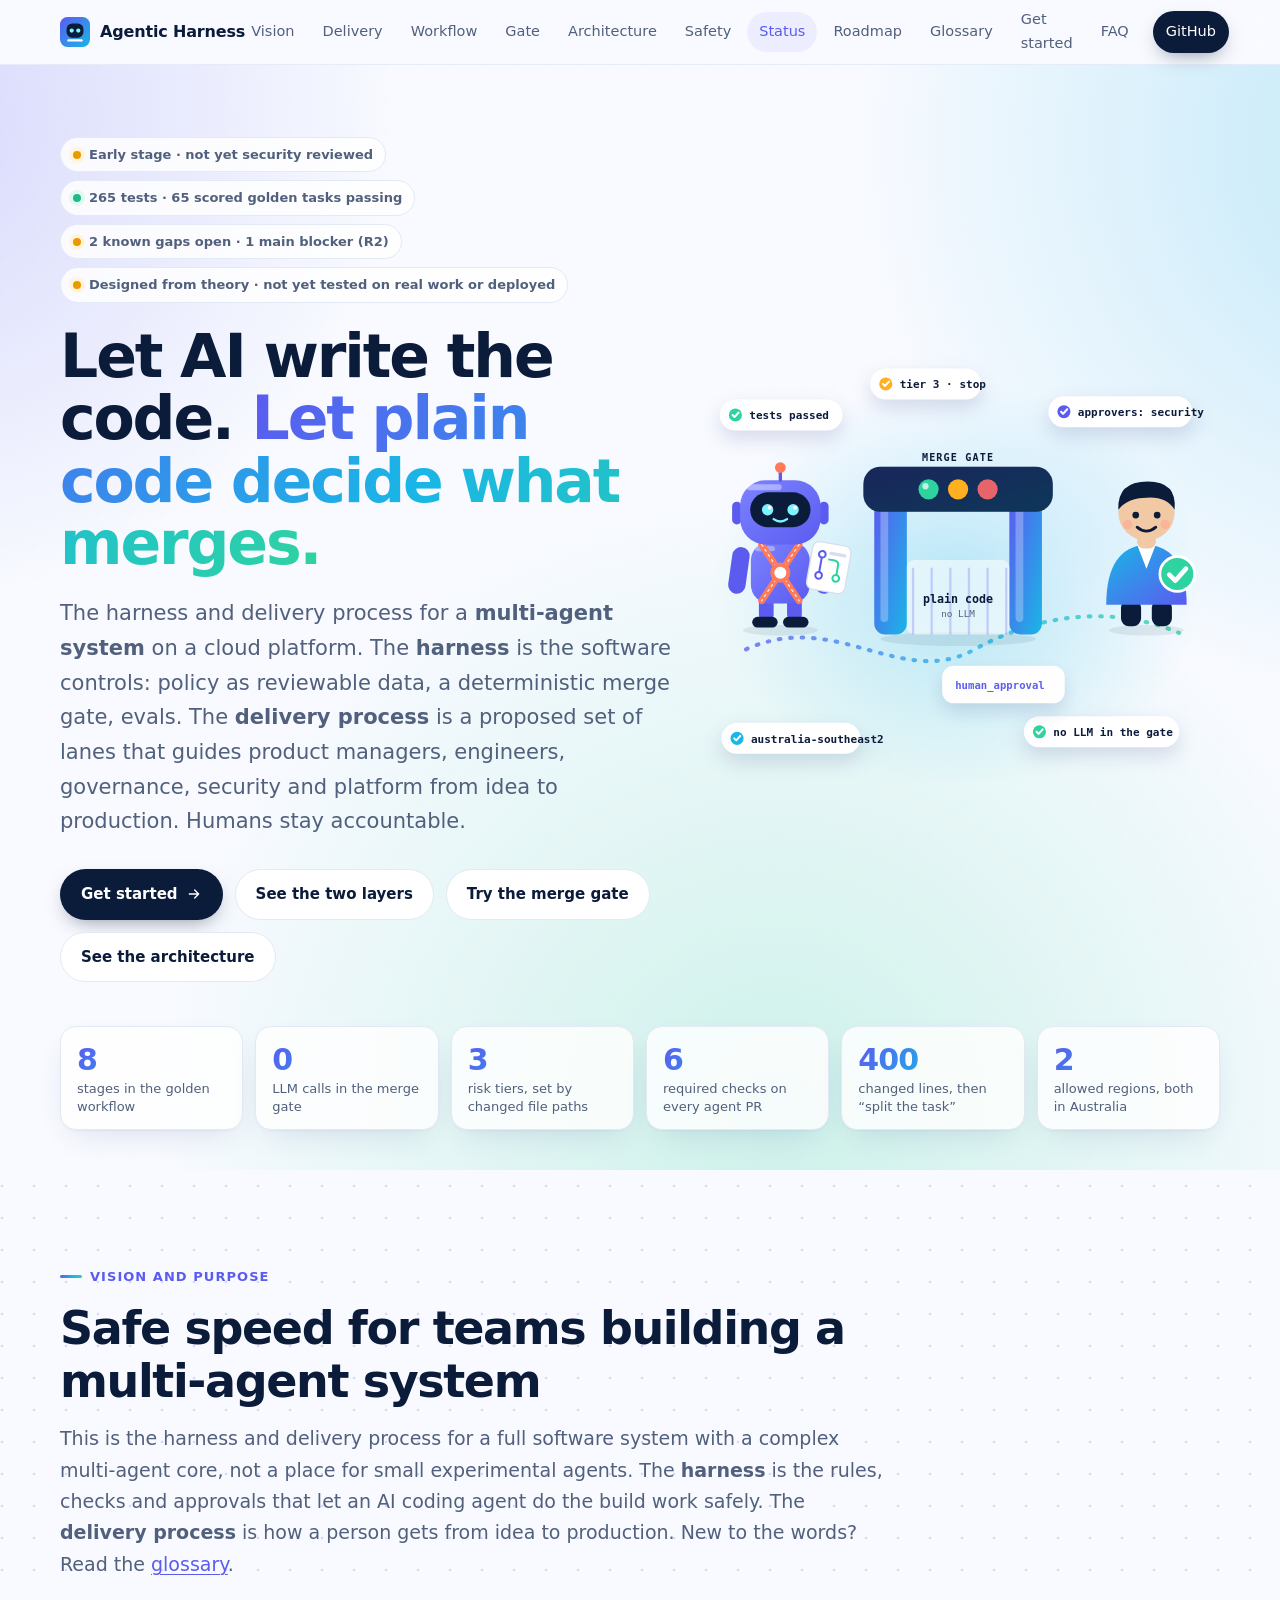
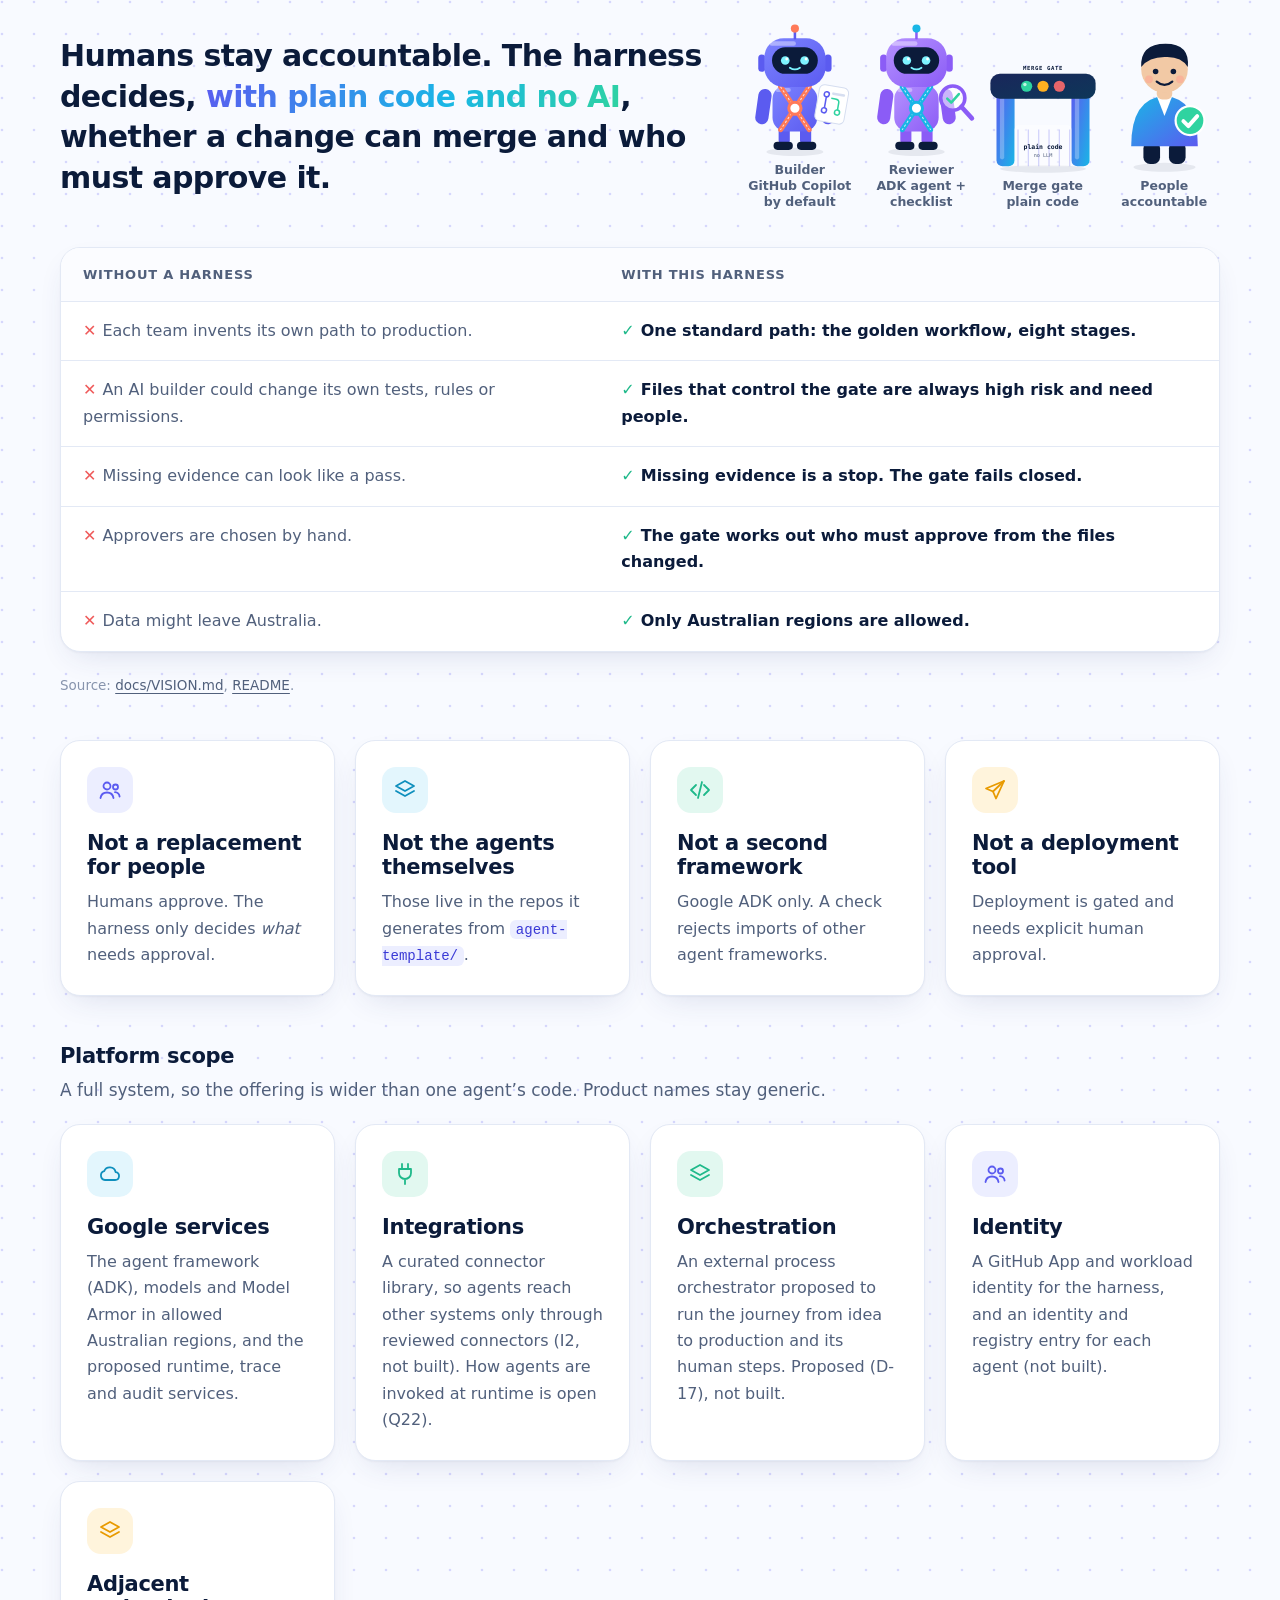
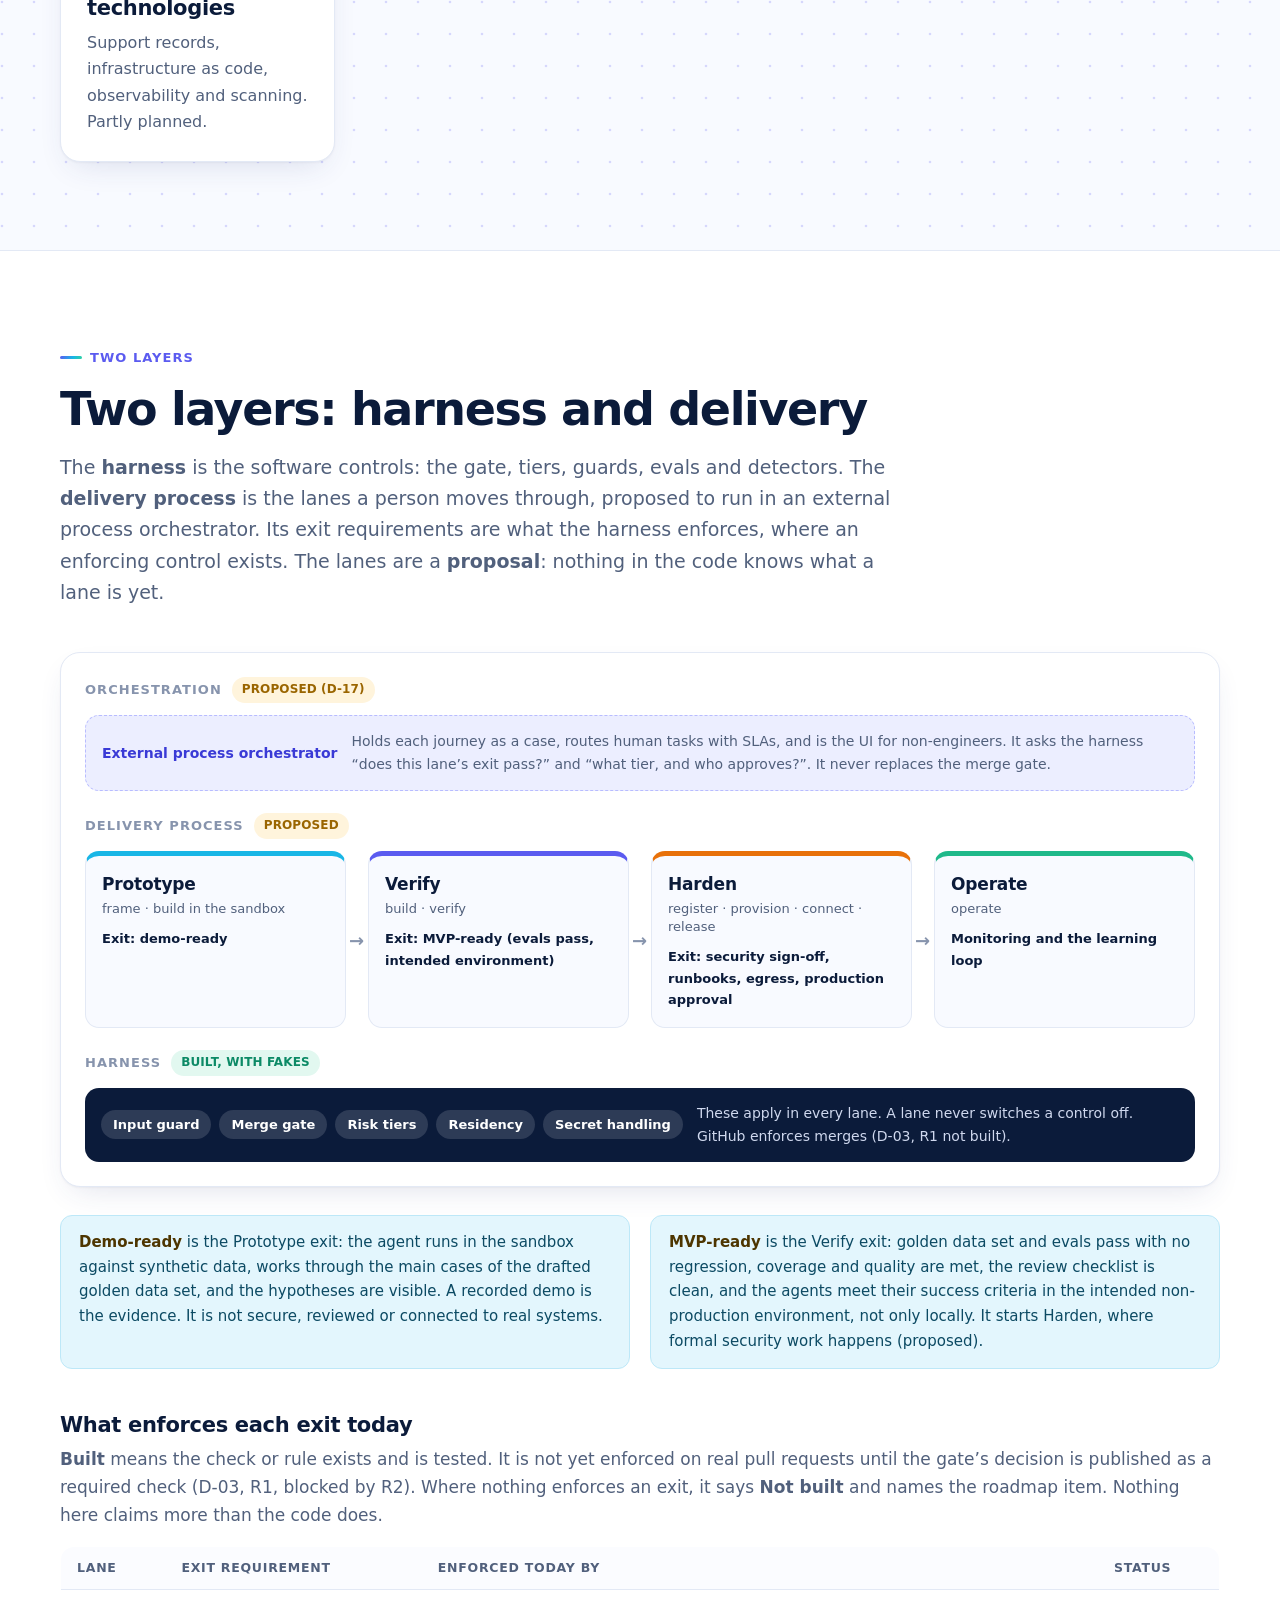
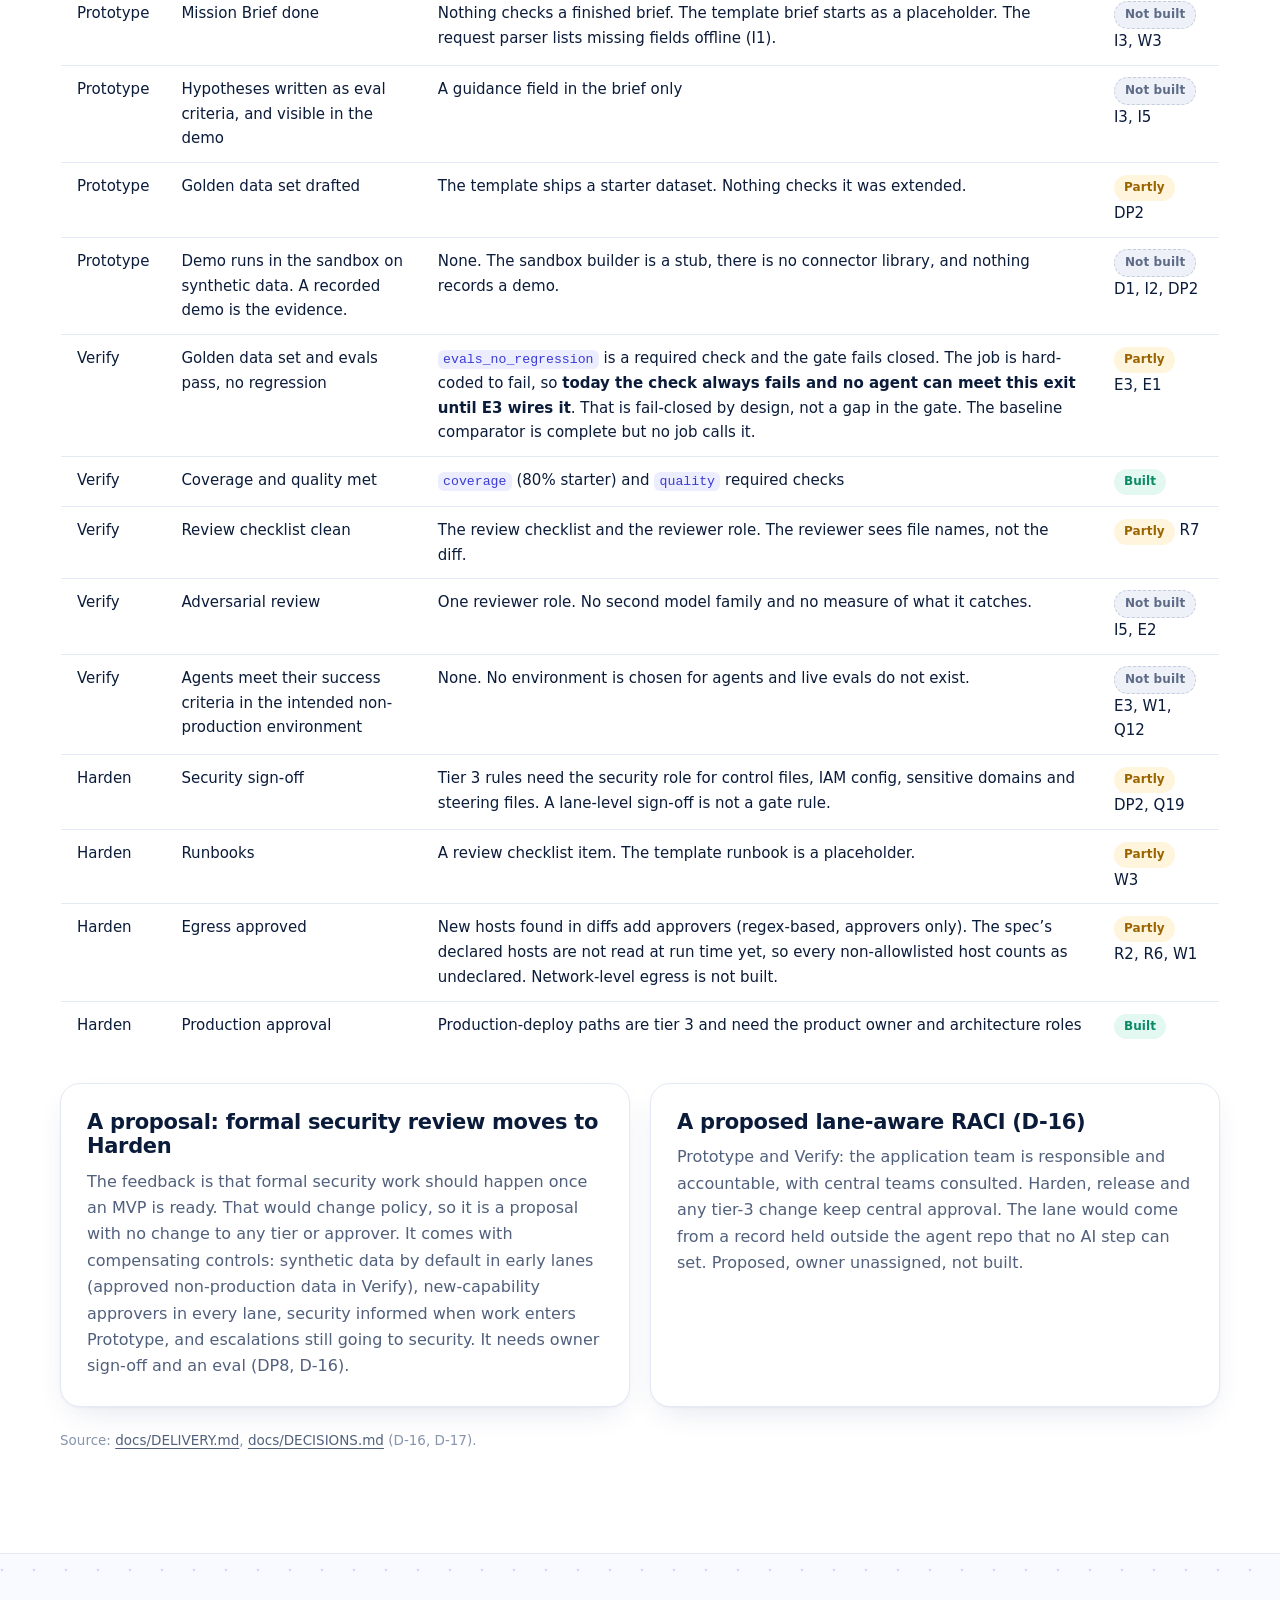
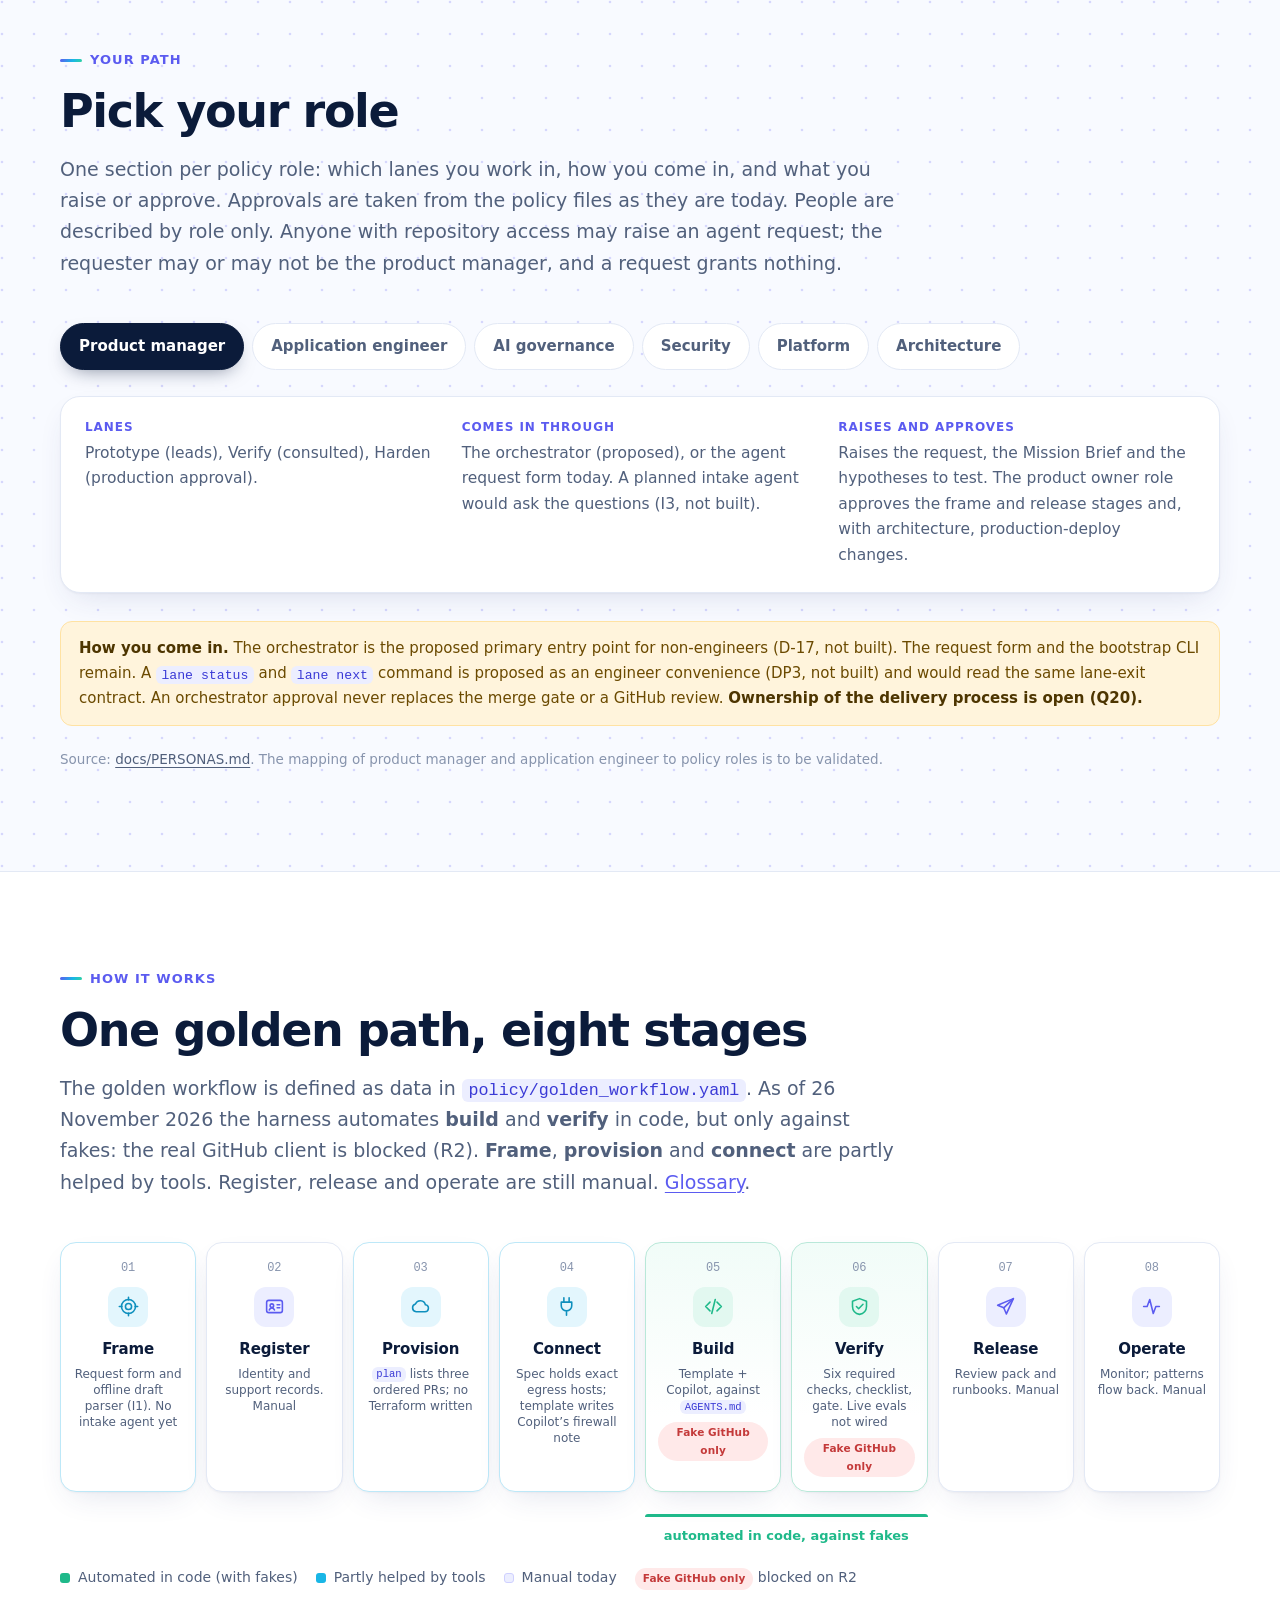
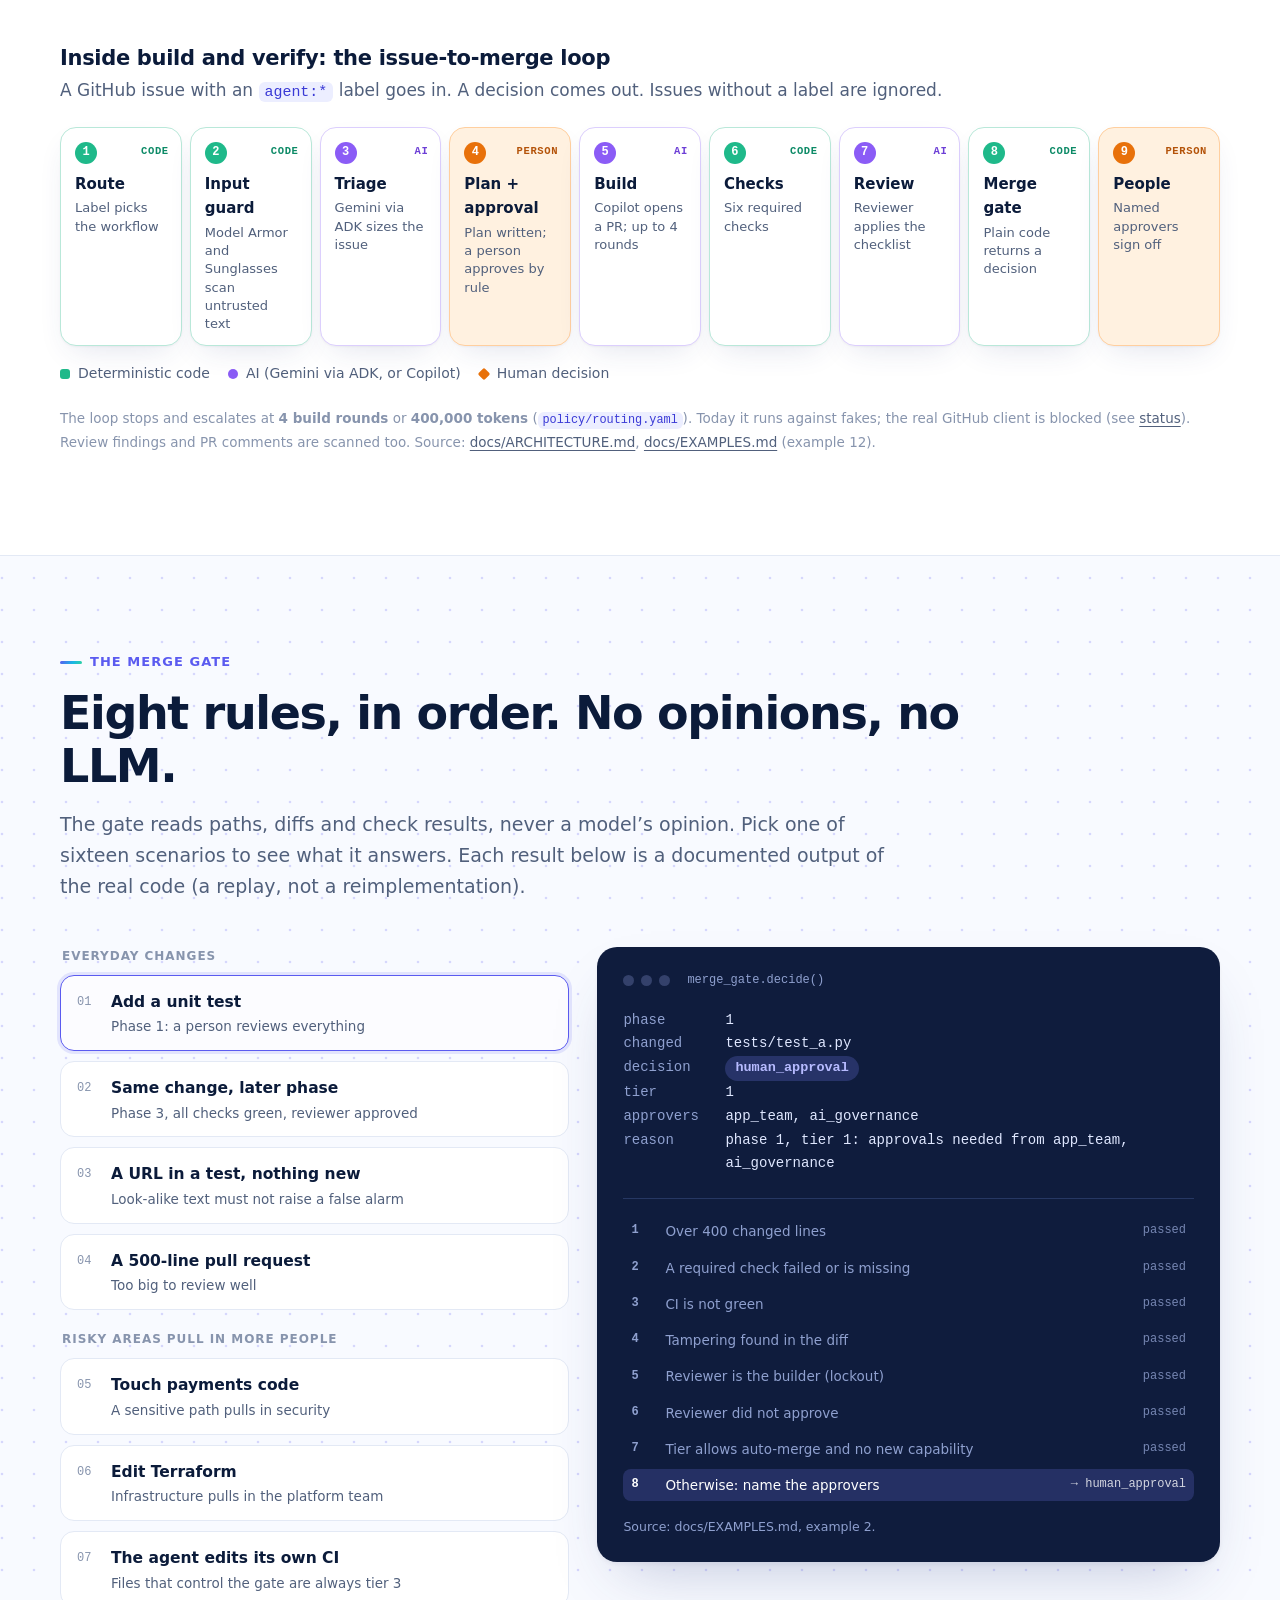
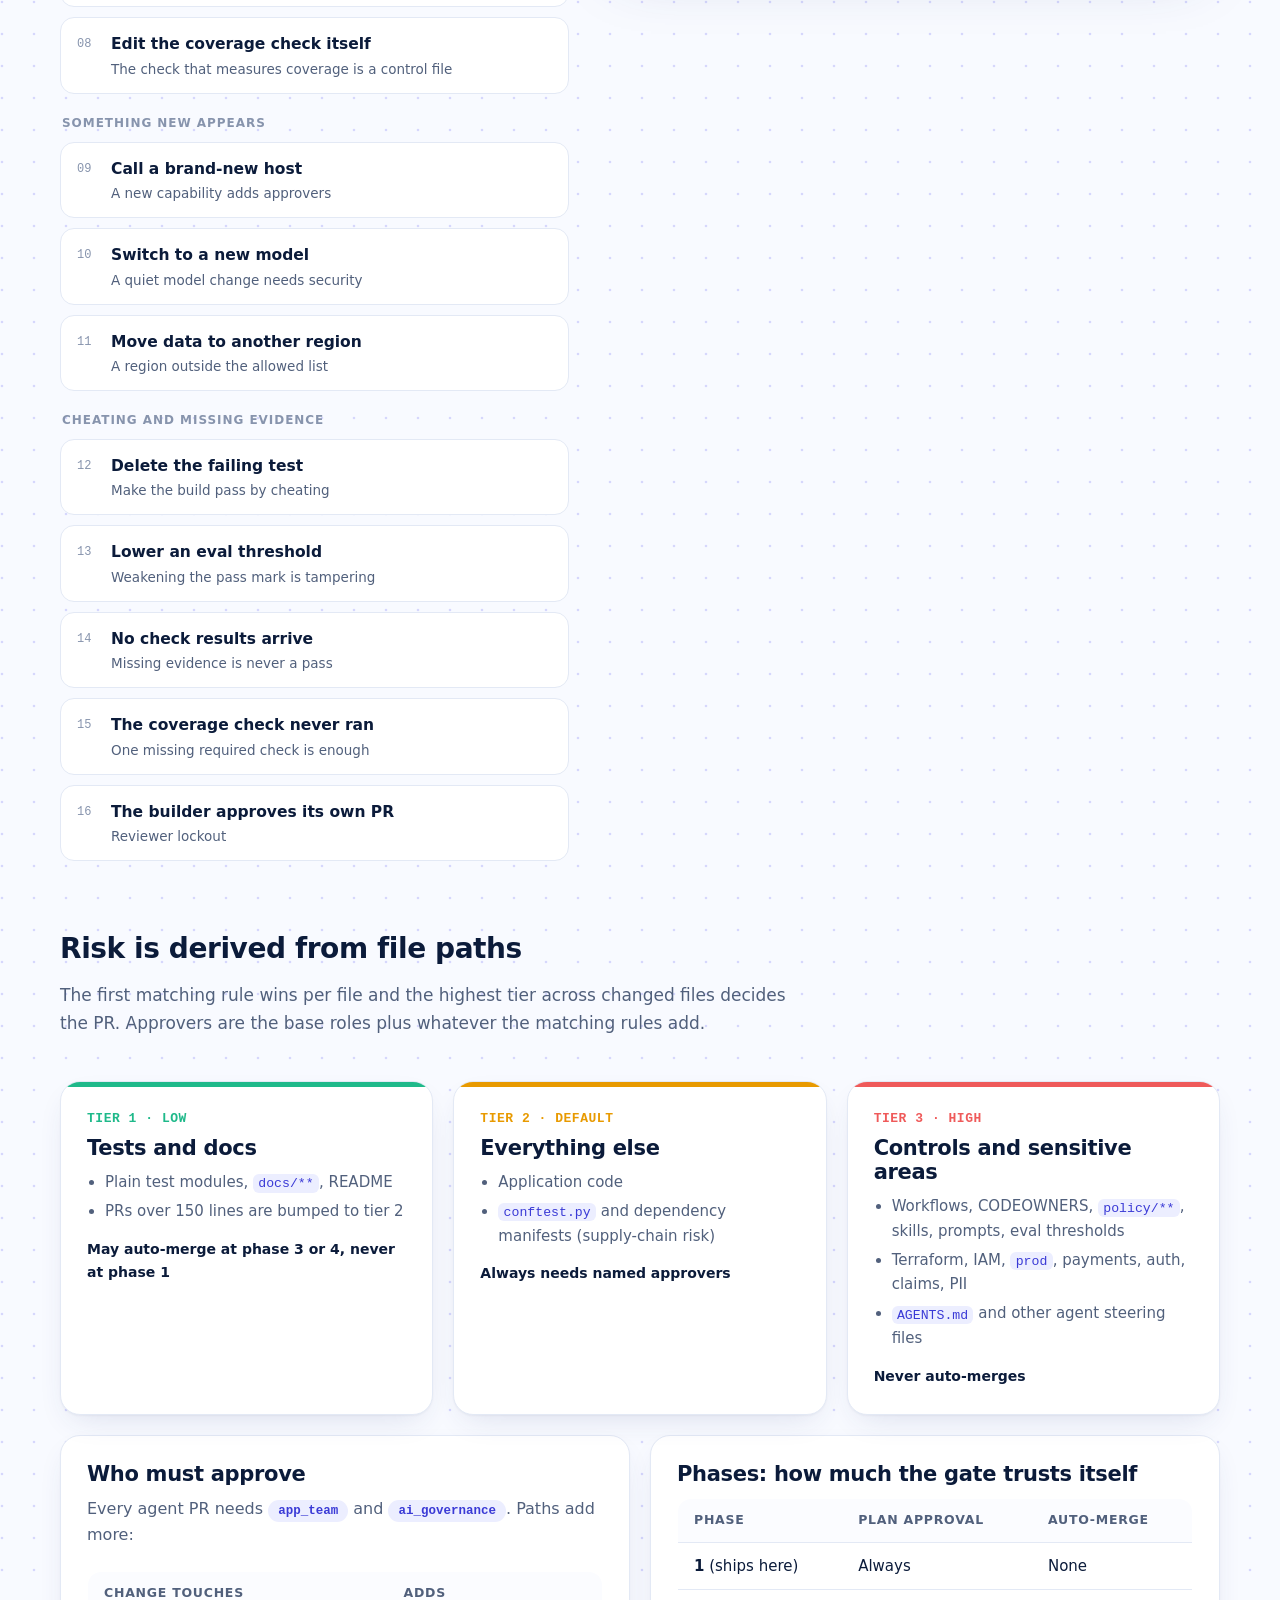
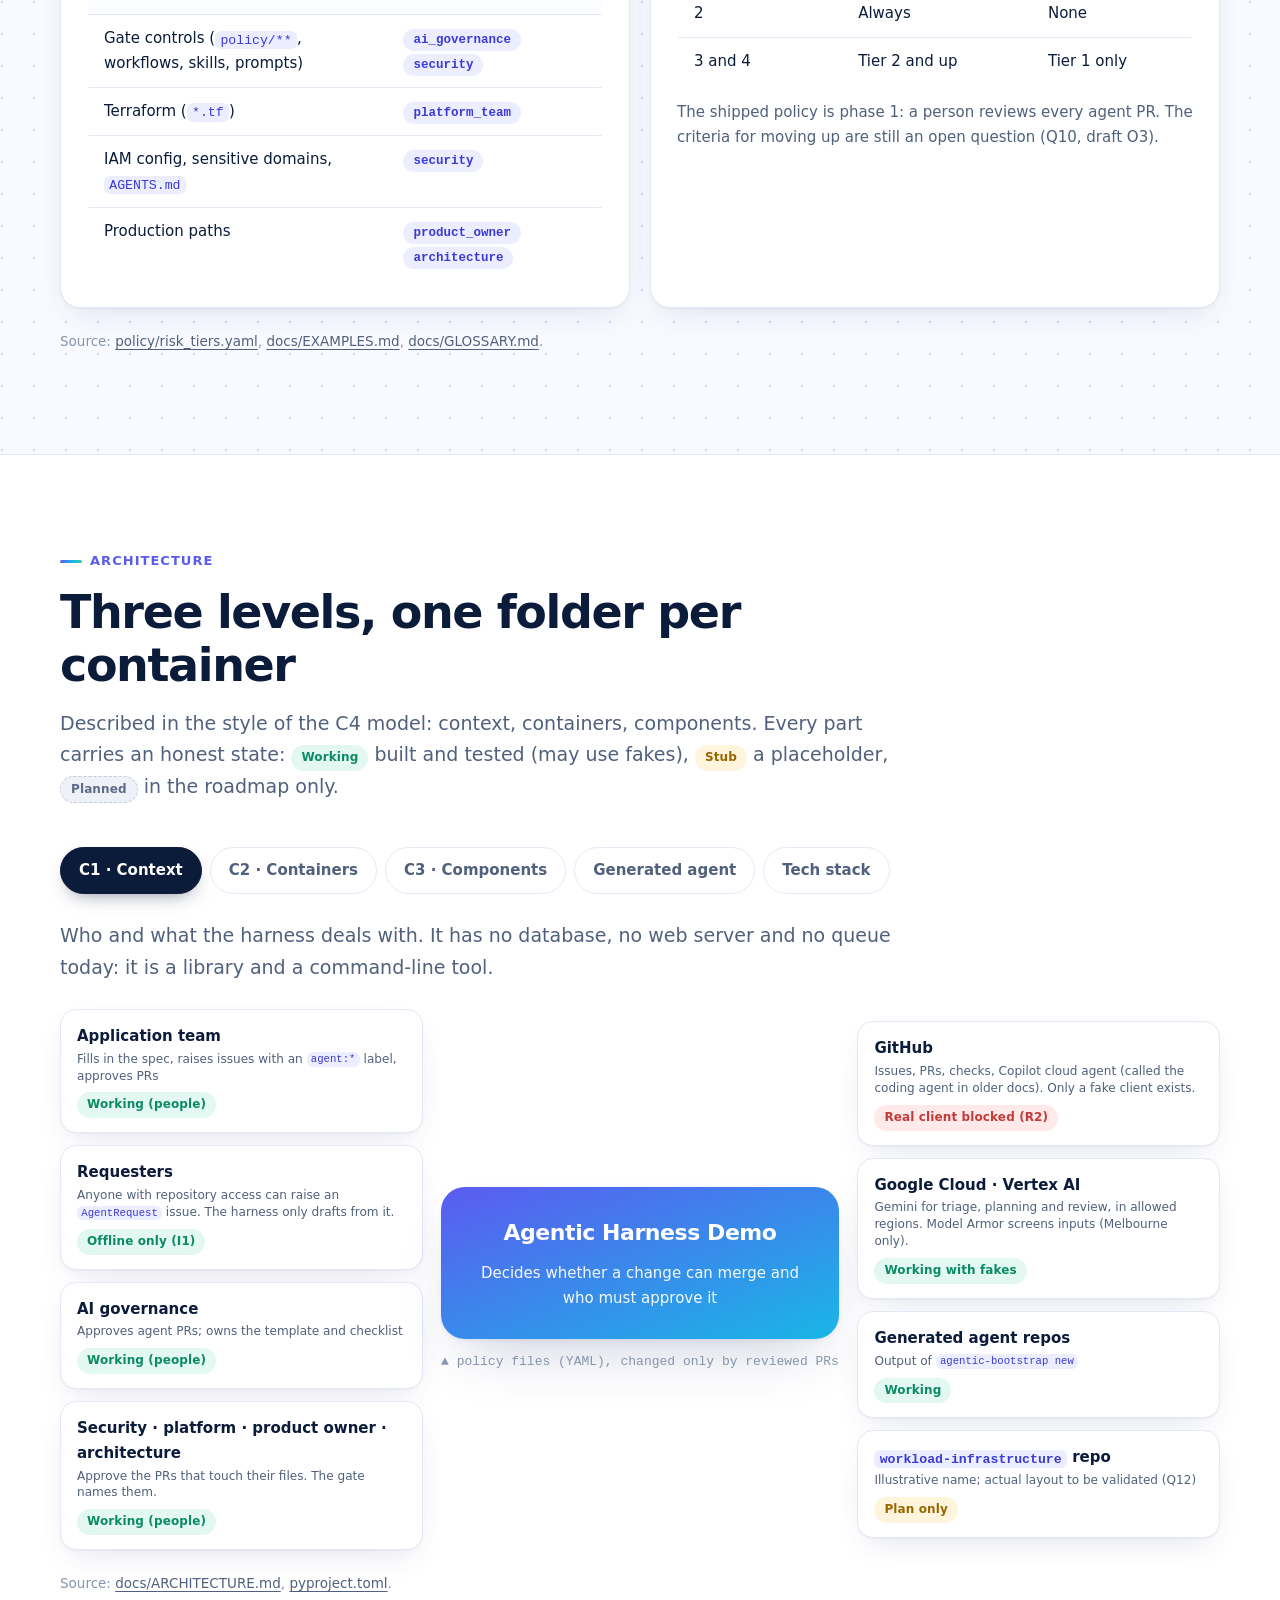
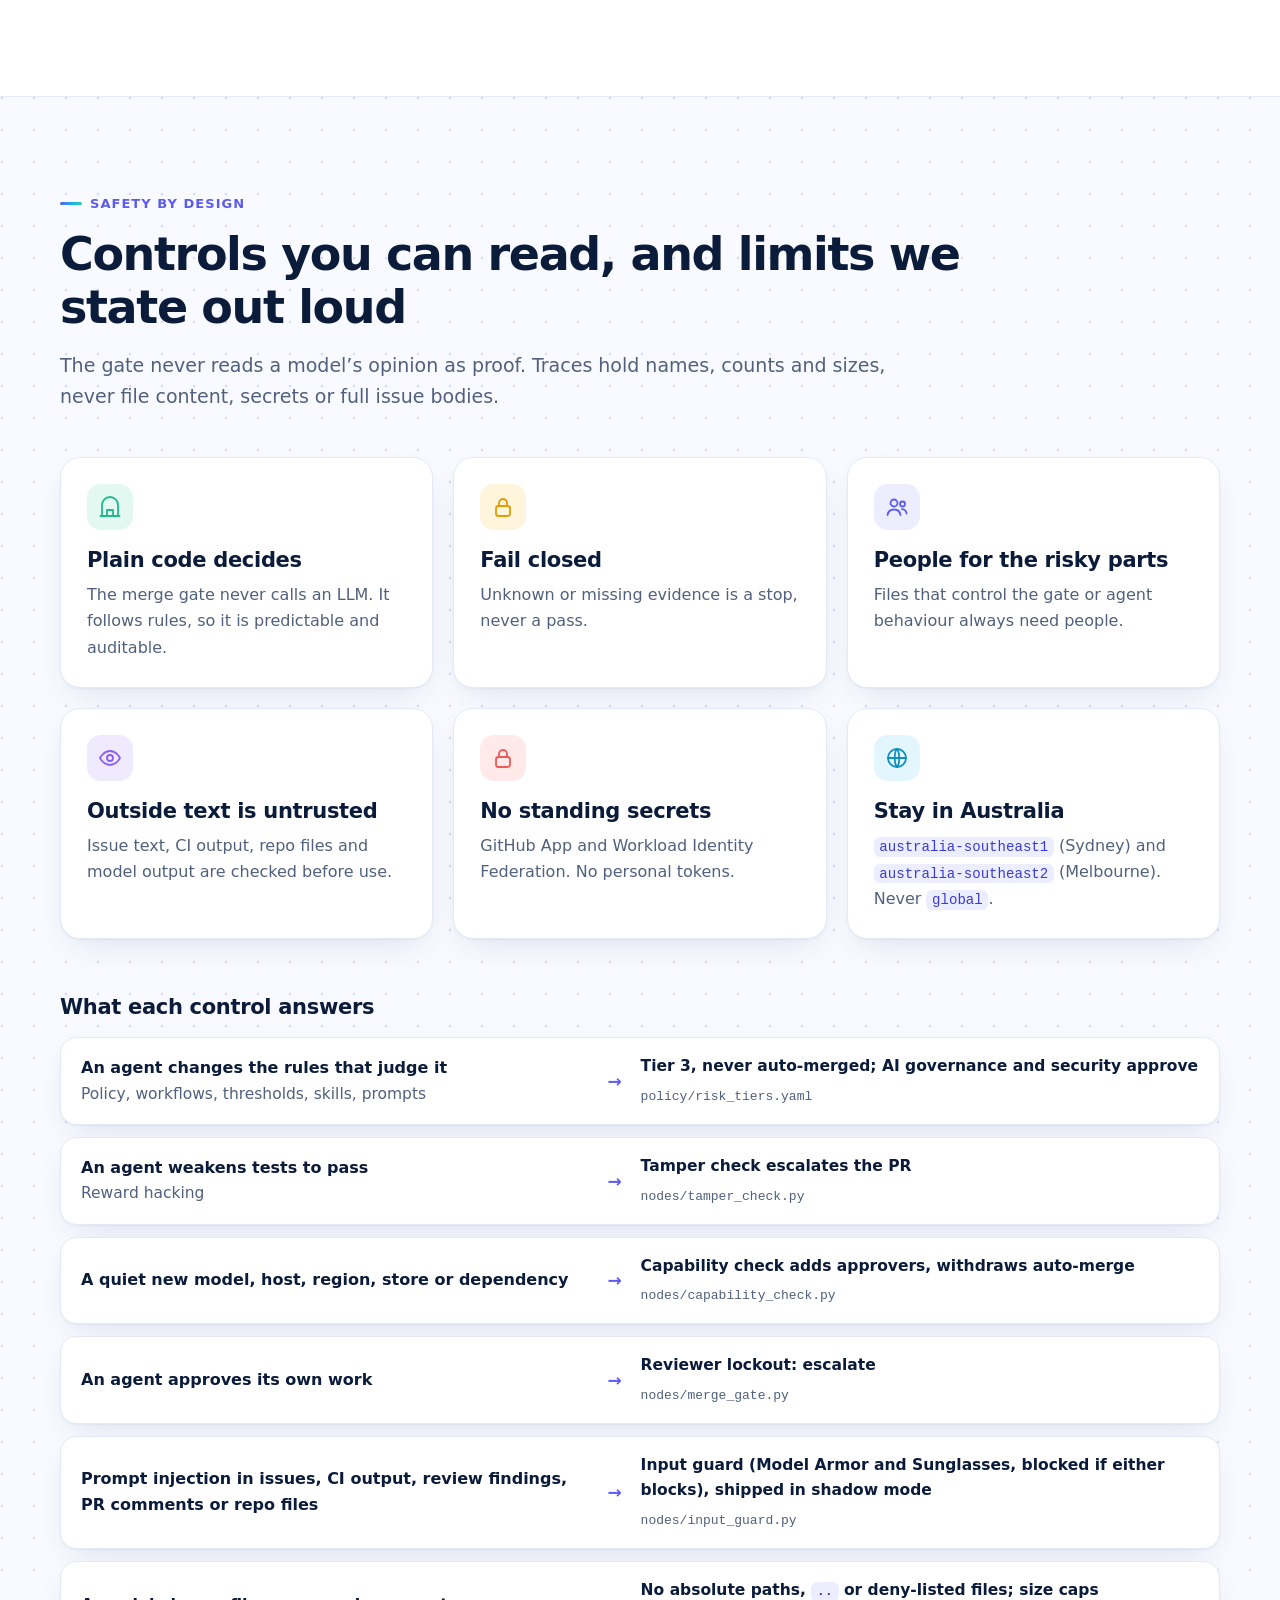
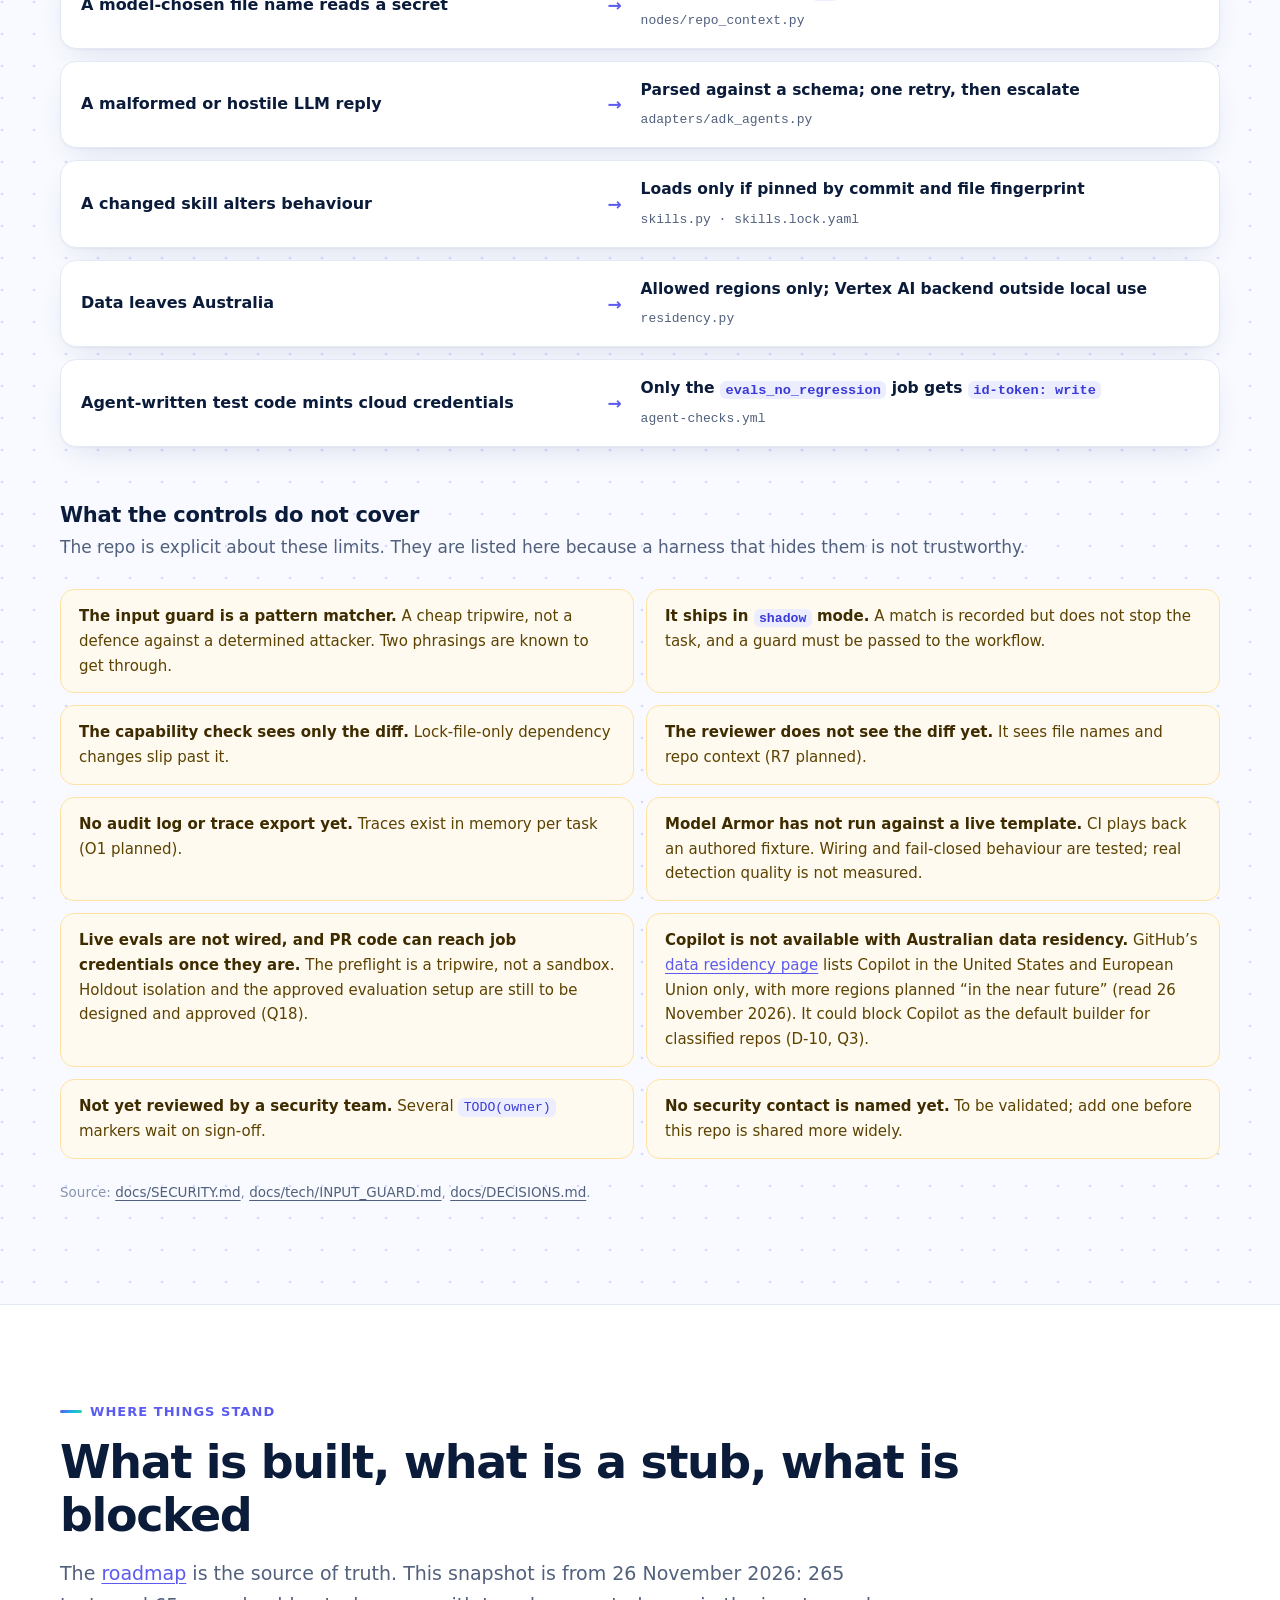
<file: site/index.html>
<!doctype html>
<html lang="en-AU">
<head>
<meta charset="utf-8">
<meta name="viewport" content="width=device-width, initial-scale=1">
<title>Agentic Harness Demo</title>
<meta name="description" content="The harness and delivery process for a multi-agent system on a cloud platform: software controls (reviewable policy, a deterministic merge gate with no LLM, evals) under proposed lanes that take an idea to production. Designed, not yet tested on real work.">
<meta property="og:title" content="Agentic Harness Demo">
<meta property="og:description" content="Let AI write the code. Let plain code decide what merges. A harness of software controls and a proposed delivery process for multi-agent systems.">
<meta property="og:type" content="website">
<meta name="theme-color" content="#f8faff">
<link rel="icon" type="image/svg+xml" href="assets/img/favicon.svg">
<link rel="stylesheet" href="assets/css/styles.css">
<script defer src="assets/js/main.js"></script>
</head>
<body>
<a class="skip" href="#main">Skip to content</a>

<!-- Icon sprite (stroke icons, 24px grid) -->
<svg width="0" height="0" style="position:absolute" aria-hidden="true" focusable="false">
  <defs>
    <symbol id="i-frame" viewBox="0 0 24 24" fill="none" stroke="currentColor" stroke-width="1.8" stroke-linecap="round" stroke-linejoin="round"><circle cx="12" cy="12" r="8"/><circle cx="12" cy="12" r="3.5"/><path d="M12 1.5v3M12 19.5v3M1.5 12h3M19.5 12h3"/></symbol>
    <symbol id="i-register" viewBox="0 0 24 24" fill="none" stroke="currentColor" stroke-width="1.8" stroke-linecap="round" stroke-linejoin="round"><rect x="3" y="5" width="18" height="14" rx="2.5"/><circle cx="9" cy="11" r="2"/><path d="M6 16c.6-1.6 1.8-2.4 3-2.4s2.4.8 3 2.4M15 10h3M15 13.5h3"/></symbol>
    <symbol id="i-cloud" viewBox="0 0 24 24" fill="none" stroke="currentColor" stroke-width="1.8" stroke-linecap="round" stroke-linejoin="round"><path d="M7 18h10a4 4 0 0 0 .6-7.96A6 6 0 0 0 6.2 9.2 4.5 4.5 0 0 0 7 18z"/></symbol>
    <symbol id="i-plug" viewBox="0 0 24 24" fill="none" stroke="currentColor" stroke-width="1.8" stroke-linecap="round" stroke-linejoin="round"><path d="M9 2v5M15 2v5M6 7h12v4a6 6 0 0 1-12 0zM12 17v5"/></symbol>
    <symbol id="i-code" viewBox="0 0 24 24" fill="none" stroke="currentColor" stroke-width="1.8" stroke-linecap="round" stroke-linejoin="round"><path d="M8 7l-5 5 5 5M16 7l5 5-5 5M14 4l-4 16"/></symbol>
    <symbol id="i-shield" viewBox="0 0 24 24" fill="none" stroke="currentColor" stroke-width="1.8" stroke-linecap="round" stroke-linejoin="round"><path d="M12 3l8 3v6c0 4.5-3.2 8.2-8 9-4.8-.8-8-4.5-8-9V6z"/><path d="M8.5 12l2.5 2.5 5-5"/></symbol>
    <symbol id="i-send" viewBox="0 0 24 24" fill="none" stroke="currentColor" stroke-width="1.8" stroke-linecap="round" stroke-linejoin="round"><path d="M21 3L3 10.5l7 3 3 7z"/><path d="M10 13.5L21 3"/></symbol>
    <symbol id="i-pulse" viewBox="0 0 24 24" fill="none" stroke="currentColor" stroke-width="1.8" stroke-linecap="round" stroke-linejoin="round"><path d="M3 12h4l3-8 4 16 3-8h4"/></symbol>
    <symbol id="i-gate" viewBox="0 0 24 24" fill="none" stroke="currentColor" stroke-width="1.8" stroke-linecap="round" stroke-linejoin="round"><path d="M4 21V10a8 8 0 0 1 16 0v11M2.5 21h19M9 21v-6h6v6"/></symbol>
    <symbol id="i-diff" viewBox="0 0 24 24" fill="none" stroke="currentColor" stroke-width="1.8" stroke-linecap="round" stroke-linejoin="round"><path d="M14 3H7a2 2 0 0 0-2 2v14a2 2 0 0 0 2 2h10a2 2 0 0 0 2-2V8z"/><path d="M14 3v5h5M9 14h6M12 11v6"/></symbol>
    <symbol id="i-plus" viewBox="0 0 24 24" fill="none" stroke="currentColor" stroke-width="1.8" stroke-linecap="round" stroke-linejoin="round"><circle cx="12" cy="12" r="9"/><path d="M12 8v8M8 12h8"/></symbol>
    <symbol id="i-eye" viewBox="0 0 24 24" fill="none" stroke="currentColor" stroke-width="1.8" stroke-linecap="round" stroke-linejoin="round"><path d="M2 12s3.5-7 10-7 10 7 10 7-3.5 7-10 7S2 12 2 12z"/><circle cx="12" cy="12" r="3"/></symbol>
    <symbol id="i-globe" viewBox="0 0 24 24" fill="none" stroke="currentColor" stroke-width="1.8" stroke-linecap="round" stroke-linejoin="round"><circle cx="12" cy="12" r="9"/><path d="M3 12h18M12 3c3 3.2 3 14.8 0 18M12 3c-3 3.2-3 14.8 0 18"/></symbol>
    <symbol id="i-book" viewBox="0 0 24 24" fill="none" stroke="currentColor" stroke-width="1.8" stroke-linecap="round" stroke-linejoin="round"><path d="M4 5a2 2 0 0 1 2-2h13v16H6a2 2 0 0 0-2 2z"/><path d="M4 21V5M8 7.5h7"/></symbol>
    <symbol id="i-users" viewBox="0 0 24 24" fill="none" stroke="currentColor" stroke-width="1.8" stroke-linecap="round" stroke-linejoin="round"><circle cx="9" cy="8" r="3.5"/><path d="M2.5 20c.6-3.6 3.2-5.5 6.5-5.5s5.9 1.9 6.5 5.5"/><circle cx="17.5" cy="9" r="2.5"/><path d="M17 14.2c2.6.2 4.2 1.8 4.6 4.3"/></symbol>
    <symbol id="i-lock" viewBox="0 0 24 24" fill="none" stroke="currentColor" stroke-width="1.8" stroke-linecap="round" stroke-linejoin="round"><rect x="5" y="11" width="14" height="10" rx="2.5"/><path d="M8 11V8a4 4 0 0 1 8 0v3"/></symbol>
    <symbol id="i-term" viewBox="0 0 24 24" fill="none" stroke="currentColor" stroke-width="1.8" stroke-linecap="round" stroke-linejoin="round"><rect x="3" y="4" width="18" height="16" rx="2.5"/><path d="M7 9.5l3 2.5-3 2.5M13 15h4"/></symbol>
    <symbol id="i-layers" viewBox="0 0 24 24" fill="none" stroke="currentColor" stroke-width="1.8" stroke-linecap="round" stroke-linejoin="round"><path d="M12 3l9 5-9 5-9-5z"/><path d="M3 13l9 5 9-5"/></symbol>
    <symbol id="i-flask" viewBox="0 0 24 24" fill="none" stroke="currentColor" stroke-width="1.8" stroke-linecap="round" stroke-linejoin="round"><path d="M9 3h6M10 3v6L5 19a2 2 0 0 0 1.8 3h10.4A2 2 0 0 0 19 19l-5-10V3"/><path d="M7.5 15h9"/></symbol>
    <symbol id="i-arrow" viewBox="0 0 24 24" fill="none" stroke="currentColor" stroke-width="2" stroke-linecap="round" stroke-linejoin="round"><path d="M5 12h14M13 6l6 6-6 6"/></symbol>
  </defs>
</svg>

<header class="nav">
  <div class="wrap">
    <a class="brand" href="#top"><img src="assets/img/favicon.svg" alt="" width="30" height="30">Agentic Harness</a>
    <button class="menu-toggle" aria-expanded="false" aria-controls="nav-links">Menu</button>
    <nav class="nav-links" id="nav-links" aria-label="Primary">
      <a href="#vision">Vision</a>
      <a href="#delivery">Delivery</a>
      <a href="#how">Workflow</a>
      <a href="#gate">Gate</a>
      <a href="#architecture">Architecture</a>
      <a href="#safety">Safety</a>
      <a href="#status">Status</a>
      <a href="roadmap.html">Roadmap</a>
      <a href="glossary.html">Glossary</a>
      <a href="#start">Get started</a>
      <a href="#faq">FAQ</a>
      <a class="btn btn-primary btn-sm" href="https://github.com/phermens-slalom/agentic-harness-demo">GitHub</a>
    </nav>
  </div>
</header>

<main id="main">

<!-- ================= HERO ================= -->
<div class="hero" id="top">
  <div class="wrap hero-grid">
    <div>
      <div class="pill-row">
        <span class="pill"><i></i>Early stage · not yet security reviewed</span>
        <span class="pill ok"><i></i>265 tests · 65 scored golden tasks passing</span>
        <span class="pill"><i></i>2 known gaps open · 1 main blocker (R2)</span>
        <span class="pill"><i></i>Designed from theory · not yet tested on real work or deployed</span>
      </div>
      <h1>Let AI write the code. <span class="grad">Let plain code decide what merges.</span></h1>
      <p class="lede">The harness and delivery process for a <strong>multi-agent system</strong> on a cloud platform. The <strong>harness</strong> is the software controls: policy as reviewable data, a deterministic merge gate, evals. The <strong>delivery process</strong> is a proposed set of lanes that guides product managers, engineers, governance, security and platform from idea to production. Humans stay accountable.</p>
      <div class="cta">
        <a class="btn btn-primary" href="#start">Get started <svg aria-hidden="true"><use href="#i-arrow"/></svg></a>
        <a class="btn btn-ghost" href="#delivery">See the two layers</a>
        <a class="btn btn-ghost" href="#gate">Try the merge gate</a>
        <a class="btn btn-ghost" href="#architecture">See the architecture</a>
      </div>
    </div>
    <div class="hero-art">
      <img src="assets/img/hero-scene.svg" width="640" height="540" alt="A builder agent hands a pull request to the merge gate, which has three signal lights and is labelled plain code, no LLM. A person on the far side approves with a green check.">
    </div>
  </div>
  <div class="wrap">
    <div class="stats" role="list" aria-label="Key facts">
      <div class="stat" role="listitem"><b>8</b><span>stages in the golden workflow</span></div>
      <div class="stat" role="listitem"><b>0</b><span>LLM calls in the merge gate</span></div>
      <div class="stat" role="listitem"><b>3</b><span>risk tiers, set by changed file paths</span></div>
      <div class="stat" role="listitem"><b>6</b><span>required checks on every agent PR</span></div>
      <div class="stat" role="listitem"><b>400</b><span>changed lines, then “split the task”</span></div>
      <div class="stat" role="listitem"><b>2</b><span>allowed regions, both in Australia</span></div>
    </div>
  </div>
</div>

<!-- ================= VISION ================= -->
<section id="vision">
  <div class="wrap">
    <div class="section-head reveal">
      <div class="eyebrow">Vision and purpose</div>
      <h2>Safe speed for teams building a multi-agent system</h2>
      <p class="lede">This is the harness and delivery process for a full software system with a complex multi-agent core, not a place for small experimental agents. The <strong>harness</strong> is the rules, checks and approvals that let an AI coding agent do the build work safely. The <strong>delivery process</strong> is how a person gets from idea to production. New to the words? Read the <a href="glossary.html">glossary</a>.</p>
    </div>

    <div class="vision reveal">
      <blockquote>
        Humans stay accountable. The harness decides, <em class="grad">with plain code and no AI</em>, whether a change can merge and who must approve it.
      </blockquote>
      <div class="cast" aria-label="The cast">
        <figure><img src="assets/img/character-builder.svg" width="220" height="264" alt="Builder agent" loading="lazy"><figcaption>Builder<br>GitHub Copilot by default</figcaption></figure>
        <figure><img src="assets/img/character-reviewer.svg" width="220" height="264" alt="Reviewer agent" loading="lazy"><figcaption>Reviewer<br>ADK agent + checklist</figcaption></figure>
        <figure><img src="assets/img/character-gate.svg" width="260" height="264" alt="Merge gate" loading="lazy"><figcaption>Merge gate<br>plain code</figcaption></figure>
        <figure><img src="assets/img/character-human.svg" width="200" height="264" alt="Approver" loading="lazy"><figcaption>People<br>accountable</figcaption></figure>
      </div>
    </div>

    <table class="compare reveal">
      <thead><tr><th>Without a harness</th><th>With this harness</th></tr></thead>
      <tbody>
        <tr><td><span class="x">✕</span>Each team invents its own path to production.</td><td><span class="v">✓</span>One standard path: the <strong>golden workflow</strong>, eight stages.</td></tr>
        <tr><td><span class="x">✕</span>An AI builder could change its own tests, rules or permissions.</td><td><span class="v">✓</span>Files that control the gate are always high risk and need people.</td></tr>
        <tr><td><span class="x">✕</span>Missing evidence can look like a pass.</td><td><span class="v">✓</span>Missing evidence is a stop. The gate <strong>fails closed</strong>.</td></tr>
        <tr><td><span class="x">✕</span>Approvers are chosen by hand.</td><td><span class="v">✓</span>The gate works out who must approve from the files changed.</td></tr>
        <tr><td><span class="x">✕</span>Data might leave Australia.</td><td><span class="v">✓</span>Only Australian regions are allowed.</td></tr>
      </tbody>
    </table>
    <p class="src">Source: <a href="https://github.com/phermens-slalom/agentic-harness-demo/blob/main/docs/VISION.md">docs/VISION.md</a>, <a href="https://github.com/phermens-slalom/agentic-harness-demo/blob/main/README.md">README</a>.</p>

    <div class="grid g4" style="margin-top:44px">
      <div class="card reveal"><div class="icon"><svg aria-hidden="true"><use href="#i-users"/></svg></div><h3>Not a replacement for people</h3><p>Humans approve. The harness only decides <em>what</em> needs approval.</p></div>
      <div class="card reveal"><div class="icon cy"><svg aria-hidden="true"><use href="#i-layers"/></svg></div><h3>Not the agents themselves</h3><p>Those live in the repos it generates from <code>agent-template/</code>.</p></div>
      <div class="card reveal"><div class="icon mi"><svg aria-hidden="true"><use href="#i-code"/></svg></div><h3>Not a second framework</h3><p>Google ADK only. A check rejects imports of other agent frameworks.</p></div>
      <div class="card reveal"><div class="icon am"><svg aria-hidden="true"><use href="#i-send"/></svg></div><h3>Not a deployment tool</h3><p>Deployment is gated and needs explicit human approval.</p></div>
    </div>

    <h3 style="margin:48px 0 0">Platform scope</h3>
    <p style="color:var(--muted);margin-top:8px">A full system, so the offering is wider than one agent’s code. Product names stay generic.</p>
    <div class="grid" style="margin-top:20px;grid-template-columns:repeat(auto-fit,minmax(230px,1fr))">
      <div class="card reveal"><div class="icon cy"><svg aria-hidden="true"><use href="#i-cloud"/></svg></div><h3>Google services</h3><p>The agent framework (ADK), models and Model Armor in allowed Australian regions, and the proposed runtime, trace and audit services.</p></div>
      <div class="card reveal"><div class="icon mi"><svg aria-hidden="true"><use href="#i-plug"/></svg></div><h3>Integrations</h3><p>A curated connector library, so agents reach other systems only through reviewed connectors (I2, not built). How agents are invoked at runtime is open (Q22).</p></div>
      <div class="card reveal"><div class="icon mi"><svg aria-hidden="true"><use href="#i-layers"/></svg></div><h3>Orchestration</h3><p>An external process orchestrator proposed to run the journey from idea to production and its human steps. Proposed (D-17), not built.</p></div>
      <div class="card reveal"><div class="icon"><svg aria-hidden="true"><use href="#i-users"/></svg></div><h3>Identity</h3><p>A GitHub App and workload identity for the harness, and an identity and registry entry for each agent (not built).</p></div>
      <div class="card reveal"><div class="icon am"><svg aria-hidden="true"><use href="#i-layers"/></svg></div><h3>Adjacent technologies</h3><p>Support records, infrastructure as code, observability and scanning. Partly planned.</p></div>
    </div>
  </div>
</section>

<!-- ================= DELIVERY ================= -->
<section id="delivery" class="alt">
  <div class="wrap">
    <div class="section-head reveal">
      <div class="eyebrow">Two layers</div>
      <h2>Two layers: harness and delivery</h2>
      <p class="lede">The <strong>harness</strong> is the software controls: the gate, tiers, guards, evals and detectors. The <strong>delivery process</strong> is the lanes a person moves through, proposed to run in an external process orchestrator. Its exit requirements are what the harness enforces, where an enforcing control exists. The lanes are a <strong>proposal</strong>: nothing in the code knows what a lane is yet.</p>
    </div>

    <div class="layers reveal" role="group" aria-label="An external process orchestrator runs the delivery process on top of the harness. Four lanes, left to right: Prototype, Verify, Harden, Operate. The harness controls apply in every lane, and GitHub enforces merges.">
      <div class="layer-label">Orchestration <span class="chip s">Proposed (D-17)</span></div>
      <div class="orch-bar"><b>External process orchestrator</b><span>Holds each journey as a case, routes human tasks with SLAs, and is the UI for non-engineers. It asks the harness “does this lane’s exit pass?” and “what tier, and who approves?”. It never replaces the merge gate.</span></div>
      <div class="layer-label">Delivery process <span class="chip s">Proposed</span></div>
      <ol class="lanes">
        <li class="lane l-proto"><b>Prototype</b><small>frame · build in the sandbox</small><span class="exit">Exit: demo-ready</span></li>
        <li class="lane l-verify"><b>Verify</b><small>build · verify</small><span class="exit">Exit: MVP-ready (evals pass, intended environment)</span></li>
        <li class="lane l-harden"><b>Harden</b><small>register · provision · connect · release</small><span class="exit">Exit: security sign-off, runbooks, egress, production approval</span></li>
        <li class="lane l-operate"><b>Operate</b><small>operate</small><span class="exit">Monitoring and the learning loop</span></li>
      </ol>
      <div class="layer-label">Harness <span class="chip w">Built, with fakes</span></div>
      <div class="harness-bar"><b>Input guard</b><b>Merge gate</b><b>Risk tiers</b><b>Residency</b><b>Secret handling</b><span>These apply in every lane. A lane never switches a control off. GitHub enforces merges (D-03, R1 not built).</span></div>
    </div>

    <div class="grid g2 reveal" style="margin-top:28px">
      <div class="note info"><strong>Demo-ready</strong> is the Prototype exit: the agent runs in the sandbox against synthetic data, works through the main cases of the drafted golden data set, and the hypotheses are visible. A recorded demo is the evidence. It is not secure, reviewed or connected to real systems.</div>
      <div class="note info"><strong>MVP-ready</strong> is the Verify exit: golden data set and evals pass with no regression, coverage and quality are met, the review checklist is clean, and the agents meet their success criteria in the intended non-production environment, not only locally. It starts Harden, where formal security work happens (proposed).</div>
    </div>

    <h3 style="margin:44px 0 0">What enforces each exit today</h3>
    <p style="color:var(--muted);margin-top:8px"><strong>Built</strong> means the check or rule exists and is tested. It is not yet enforced on real pull requests until the gate’s decision is published as a required check (D-03, R1, blocked by R2). Where nothing enforces an exit, it says <strong>Not built</strong> and names the roadmap item. Nothing here claims more than the code does.</p>
    <div class="table-scroll reveal"><table class="mini">
      <thead><tr><th>Lane</th><th>Exit requirement</th><th>Enforced today by</th><th>Status</th></tr></thead>
      <tbody>
        <tr><td>Prototype</td><td>Mission Brief done</td><td>Nothing checks a finished brief. The template brief starts as a placeholder. The request parser lists missing fields offline (I1).</td><td><span class="chip p">Not built</span> I3, W3</td></tr>
        <tr><td>Prototype</td><td>Hypotheses written as eval criteria, and visible in the demo</td><td>A guidance field in the brief only</td><td><span class="chip p">Not built</span> I3, I5</td></tr>
        <tr><td>Prototype</td><td>Golden data set drafted</td><td>The template ships a starter dataset. Nothing checks it was extended.</td><td><span class="chip s">Partly</span> DP2</td></tr>
        <tr><td>Prototype</td><td>Demo runs in the sandbox on synthetic data. A recorded demo is the evidence.</td><td>None. The sandbox builder is a stub, there is no connector library, and nothing records a demo.</td><td><span class="chip p">Not built</span> D1, I2, DP2</td></tr>
        <tr><td>Verify</td><td>Golden data set and evals pass, no regression</td><td><code>evals_no_regression</code> is a required check and the gate fails closed. The job is hard-coded to fail, so <strong>today the check always fails and no agent can meet this exit until E3 wires it</strong>. That is fail-closed by design, not a gap in the gate. The baseline comparator is complete but no job calls it.</td><td><span class="chip s">Partly</span> E3, E1</td></tr>
        <tr><td>Verify</td><td>Coverage and quality met</td><td><code>coverage</code> (80% starter) and <code>quality</code> required checks</td><td><span class="chip w">Built</span></td></tr>
        <tr><td>Verify</td><td>Review checklist clean</td><td>The review checklist and the reviewer role. The reviewer sees file names, not the diff.</td><td><span class="chip s">Partly</span> R7</td></tr>
        <tr><td>Verify</td><td>Adversarial review</td><td>One reviewer role. No second model family and no measure of what it catches.</td><td><span class="chip p">Not built</span> I5, E2</td></tr>
        <tr><td>Verify</td><td>Agents meet their success criteria in the intended non-production environment</td><td>None. No environment is chosen for agents and live evals do not exist.</td><td><span class="chip p">Not built</span> E3, W1, Q12</td></tr>
        <tr><td>Harden</td><td>Security sign-off</td><td>Tier 3 rules need the security role for control files, IAM config, sensitive domains and steering files. A lane-level sign-off is not a gate rule.</td><td><span class="chip s">Partly</span> DP2, Q19</td></tr>
        <tr><td>Harden</td><td>Runbooks</td><td>A review checklist item. The template runbook is a placeholder.</td><td><span class="chip s">Partly</span> W3</td></tr>
        <tr><td>Harden</td><td>Egress approved</td><td>New hosts found in diffs add approvers (regex-based, approvers only). The spec’s declared hosts are not read at run time yet, so every non-allowlisted host counts as undeclared. Network-level egress is not built.</td><td><span class="chip s">Partly</span> R2, R6, W1</td></tr>
        <tr><td>Harden</td><td>Production approval</td><td>Production-deploy paths are tier 3 and need the product owner and architecture roles</td><td><span class="chip w">Built</span></td></tr>
      </tbody></table></div>

    <div class="grid g2 reveal" style="margin-top:32px">
      <div class="card"><h3>A proposal: formal security review moves to Harden</h3><p>The feedback is that formal security work should happen once an MVP is ready. That would change policy, so it is a proposal with no change to any tier or approver. It comes with compensating controls: synthetic data by default in early lanes (approved non-production data in Verify), new-capability approvers in every lane, security informed when work enters Prototype, and escalations still going to security. It needs owner sign-off and an eval (DP8, D-16).</p></div>
      <div class="card"><h3>A proposed lane-aware RACI (D-16)</h3><p>Prototype and Verify: the application team is responsible and accountable, with central teams consulted. Harden, release and any tier-3 change keep central approval. The lane would come from a record held outside the agent repo that no AI step can set. Proposed, owner unassigned, not built.</p></div>
    </div>
    <p class="src">Source: <a href="https://github.com/phermens-slalom/agentic-harness-demo/blob/main/docs/DELIVERY.md">docs/DELIVERY.md</a>, <a href="https://github.com/phermens-slalom/agentic-harness-demo/blob/main/docs/DECISIONS.md">docs/DECISIONS.md</a> (D-16, D-17).</p>
  </div>
</section>

<!-- ================= YOUR PATH ================= -->
<section id="path">
  <div class="wrap">
    <div class="section-head reveal">
      <div class="eyebrow">Your path</div>
      <h2>Pick your role</h2>
      <p class="lede">One section per policy role: which lanes you work in, how you come in, and what you raise or approve. Approvals are taken from the policy files as they are today. People are described by role only. Anyone with repository access may raise an agent request; the requester may or may not be the product manager, and a request grants nothing.</p>
    </div>

    <div class="tabs" role="tablist" aria-label="Personas">
      <button class="tab" role="tab" id="t-pm" aria-controls="p-pm" aria-selected="true">Product manager</button>
      <button class="tab" role="tab" id="t-eng" aria-controls="p-eng" aria-selected="false" tabindex="-1">Application engineer</button>
      <button class="tab" role="tab" id="t-gov" aria-controls="p-gov" aria-selected="false" tabindex="-1">AI governance</button>
      <button class="tab" role="tab" id="t-sec" aria-controls="p-sec" aria-selected="false" tabindex="-1">Security</button>
      <button class="tab" role="tab" id="t-plat" aria-controls="p-plat" aria-selected="false" tabindex="-1">Platform</button>
      <button class="tab" role="tab" id="t-arch" aria-controls="p-arch" aria-selected="false" tabindex="-1">Architecture</button>
    </div>

    <div class="panel persona" role="tabpanel" id="p-pm" aria-labelledby="t-pm">
      <div><h4>Lanes</h4><p>Prototype (leads), Verify (consulted), Harden (production approval).</p></div>
      <div><h4>Comes in through</h4><p>The orchestrator (proposed), or the agent request form today. A planned intake agent would ask the questions (I3, not built).</p></div>
      <div><h4>Raises and approves</h4><p>Raises the request, the Mission Brief and the hypotheses to test. The product owner role approves the frame and release stages and, with architecture, production-deploy changes.</p></div>
    </div>
    <div class="panel persona" role="tabpanel" id="p-eng" aria-labelledby="t-eng" hidden>
      <div><h4>Lanes</h4><p>Prototype, Verify, and Harden as the one who raises the work.</p></div>
      <div><h4>Comes in through</h4><p>The <code>agentic-bootstrap</code> CLI, the template and agent-repo pull requests.</p></div>
      <div><h4>Raises and approves</h4><p>Raises agent code, evals, the golden data set, runbooks and the cloud PRs. The application team is a base approver on every agent PR and approves the build and verify stages.</p></div>
    </div>
    <div class="panel persona" role="tabpanel" id="p-gov" aria-labelledby="t-gov" hidden>
      <div><h4>Lanes</h4><p>Verify (review), Harden (review and sign-off), Operate (support and the learning loop).</p></div>
      <div><h4>Comes in through</h4><p>Agent-repo pull requests and the review checklist.</p></div>
      <div><h4>Raises and approves</h4><p>Raises changes to the template, checklist and golden workflow. A base approver on every agent PR. With security, approves changes to the files that control the gate (tier 3).</p></div>
    </div>
    <div class="panel persona" role="tabpanel" id="p-sec" aria-labelledby="t-sec" hidden>
      <div><h4>Lanes</h4><p>Harden, if the lane proposal is agreed. Informed when work enters Prototype. The destination of anything the gate escalates. Today also the frame, register, provision and connect stages.</p></div>
      <div><h4>Comes in through</h4><p>Pull requests that touch tier 3 paths, and exceptions that escalate to it.</p></div>
      <div><h4>Raises and approves</h4><p>Approves control files, privileged IAM config, sensitive domains and agent steering files. The security reviewers and the escalation process are not yet known (Q19).</p></div>
    </div>
    <div class="panel persona" role="tabpanel" id="p-plat" aria-labelledby="t-plat" hidden>
      <div><h4>Lanes</h4><p>Harden (provision and connect).</p></div>
      <div><h4>Comes in through</h4><p>The cloud-project PRs that <code>plan</code> lists, and Terraform changes.</p></div>
      <div><h4>Raises and approves</h4><p>Raises hosting, ingress and landing-zone decisions. Approves the provision stage and Terraform changes (tier 3).</p></div>
    </div>

    <div class="panel persona" role="tabpanel" id="p-arch" aria-labelledby="t-arch" hidden>
      <div><h4>Lanes</h4><p>Prototype and Verify (consulted, in the proposal), Harden (architecture review before production).</p></div>
      <div><h4>Comes in through</h4><p>Agent-repo pull requests and the release review.</p></div>
      <div><h4>Raises and approves</h4><p>Raises design concerns on the brief and the multi-agent shape. Approves the frame and release stages and, with the product owner, production-deploy changes (tier 3).</p></div>
    </div>

    <div class="note reveal" style="margin-top:28px"><strong>How you come in.</strong> The orchestrator is the proposed primary entry point for non-engineers (D-17, not built). The request form and the bootstrap CLI remain. A <code>lane status</code> and <code>lane next</code> command is proposed as an engineer convenience (DP3, not built) and would read the same lane-exit contract. An orchestrator approval never replaces the merge gate or a GitHub review. <strong>Ownership of the delivery process is open (Q20).</strong></div>
    <p class="src">Source: <a href="https://github.com/phermens-slalom/agentic-harness-demo/blob/main/docs/PERSONAS.md">docs/PERSONAS.md</a>. The mapping of product manager and application engineer to policy roles is to be validated.</p>
  </div>
</section>

<!-- ================= HOW IT WORKS ================= -->
<section id="how" class="alt">
  <div class="wrap">
    <div class="section-head reveal">
      <div class="eyebrow">How it works</div>
      <h2>One golden path, eight stages</h2>
      <p class="lede">The golden workflow is defined as data in <code>policy/golden_workflow.yaml</code>. As of 26 November 2026 the harness automates <strong>build</strong> and <strong>verify</strong> in code, but only against fakes: the real GitHub client is blocked (R2). <strong>Frame</strong>, <strong>provision</strong> and <strong>connect</strong> are partly helped by tools. Register, release and operate are still manual. <a href="glossary.html">Glossary</a>.</p>
    </div>

    <div class="stages reveal">
      <div class="stage part"><div class="n">01</div><div class="ic"><svg aria-hidden="true"><use href="#i-frame"/></svg></div><b>Frame</b><small>Request form and offline draft parser (I1). No intake agent yet</small></div>
      <div class="stage"><div class="n">02</div><div class="ic"><svg aria-hidden="true"><use href="#i-register"/></svg></div><b>Register</b><small>Identity and support records. Manual</small></div>
      <div class="stage part"><div class="n">03</div><div class="ic"><svg aria-hidden="true"><use href="#i-cloud"/></svg></div><b>Provision</b><small><code>plan</code> lists three ordered PRs; no Terraform written</small></div>
      <div class="stage part"><div class="n">04</div><div class="ic"><svg aria-hidden="true"><use href="#i-plug"/></svg></div><b>Connect</b><small>Spec holds exact egress hosts; template writes Copilot’s firewall note</small></div>
      <div class="stage auto"><div class="n">05</div><div class="ic"><svg aria-hidden="true"><use href="#i-code"/></svg></div><b>Build</b><small>Template + Copilot, against <code>AGENTS.md</code></small><span class="chip b">Fake GitHub only</span></div>
      <div class="stage auto"><div class="n">06</div><div class="ic"><svg aria-hidden="true"><use href="#i-shield"/></svg></div><b>Verify</b><small>Six required checks, checklist, gate. Live evals not wired</small><span class="chip b">Fake GitHub only</span></div>
      <div class="stage"><div class="n">07</div><div class="ic"><svg aria-hidden="true"><use href="#i-send"/></svg></div><b>Release</b><small>Review pack and runbooks. Manual</small></div>
      <div class="stage"><div class="n">08</div><div class="ic"><svg aria-hidden="true"><use href="#i-pulse"/></svg></div><b>Operate</b><small>Monitor; patterns flow back. Manual</small></div>
      <div class="stage-bracket" style="grid-column:5 / span 2">automated in code, against fakes</div>
    </div>
    <div class="stage-legend">
      <span><i class="dot" style="background:var(--mint)"></i>Automated in code (with fakes)</span>
      <span><i class="dot" style="background:var(--cyan)"></i>Partly helped by tools</span>
      <span><i class="dot" style="background:var(--indigo-soft);border:1px solid #cfd0ff"></i>Manual today</span>
      <span><span class="chip b" style="font-size:10.5px;padding:2px 8px">Fake GitHub only</span> blocked on R2</span>
    </div>

    <div class="loop reveal">
      <h3>Inside build and verify: the issue-to-merge loop</h3>
      <p style="color:var(--muted);margin:6px 0 0">A GitHub issue with an <code>agent:*</code> label goes in. A decision comes out. Issues without a label are ignored.</p>
      <div class="flow" role="list">
        <div class="step det" role="listitem"><b>Route</b><span>Label picks the workflow</span></div>
        <div class="step det" role="listitem"><b>Input guard</b><span>Model Armor and Sunglasses scan untrusted text</span></div>
        <div class="step ai" role="listitem"><b>Triage</b><span>Gemini via ADK sizes the issue</span></div>
        <div class="step hum" role="listitem"><b>Plan + approval</b><span>Plan written; a person approves by rule</span></div>
        <div class="step ai" role="listitem"><b>Build</b><span>Copilot opens a PR; up to 4 rounds</span></div>
        <div class="step det" role="listitem"><b>Checks</b><span>Six required checks</span></div>
        <div class="step ai" role="listitem"><b>Review</b><span>Reviewer applies the checklist</span></div>
        <div class="step det" role="listitem"><b>Merge gate</b><span>Plain code returns a decision</span></div>
        <div class="step hum" role="listitem"><b>People</b><span>Named approvers sign off</span></div>
      </div>
      <div class="flow-legend">
        <span><i class="dot det"></i>Deterministic code</span>
        <span><i class="dot ai"></i>AI (Gemini via ADK, or Copilot)</span>
        <span><i class="dot hum"></i>Human decision</span>
      </div>
      <p class="src">The loop stops and escalates at <strong>4 build rounds</strong> or <strong>400,000 tokens</strong> (<code>policy/routing.yaml</code>). Today it runs against fakes; the real GitHub client is blocked (see <a href="#status">status</a>). Review findings and PR comments are scanned too. Source: <a href="https://github.com/phermens-slalom/agentic-harness-demo/blob/main/docs/ARCHITECTURE.md">docs/ARCHITECTURE.md</a>, <a href="https://github.com/phermens-slalom/agentic-harness-demo/blob/main/docs/EXAMPLES.md">docs/EXAMPLES.md</a> (example 12).</p>
    </div>
  </div>
</section>

<!-- ================= THE GATE ================= -->
<section id="gate">
  <div class="wrap">
    <div class="section-head reveal">
      <div class="eyebrow">The merge gate</div>
      <h2>Eight rules, in order. No opinions, no LLM.</h2>
      <p class="lede">The gate reads paths, diffs and check results, never a model’s opinion. Pick one of sixteen scenarios to see what it answers. Each result below is a documented output of the real code (a replay, not a reimplementation).</p>
    </div>

    <div class="sim reveal">
      <div class="scenarios" id="scenarios" role="group" aria-label="Scenarios"></div>
      <div class="console" aria-live="polite">
        <div class="bar"><i></i><i></i><i></i><span>merge_gate.decide()</span></div>
        <div class="out" id="sim-out"></div>
        <ol class="ladder" id="sim-ladder" aria-label="Gate rules in order"></ol>
        <div class="foot" id="sim-foot"></div>
      </div>
    </div>

    <div class="section-head" style="margin-top:72px">
      <h3 style="font-size:28px">Risk is derived from file paths</h3>
      <p class="lede" style="font-size:17px">The first matching rule wins per file and the highest tier across changed files decides the PR. Approvers are the base roles plus whatever the matching rules add.</p>
    </div>
    <div class="tiers reveal">
      <div class="tier" style="--c:var(--mint)"><div class="t">TIER 1 · LOW</div><h3>Tests and docs</h3><ul><li>Plain test modules, <code>docs/**</code>, README</li><li>PRs over 150 lines are bumped to tier 2</li></ul><div class="a">May auto-merge at phase 3 or 4, never at phase 1</div></div>
      <div class="tier" style="--c:var(--amber)"><div class="t">TIER 2 · DEFAULT</div><h3>Everything else</h3><ul><li>Application code</li><li><code>conftest.py</code> and dependency manifests (supply-chain risk)</li></ul><div class="a">Always needs named approvers</div></div>
      <div class="tier" style="--c:var(--coral)"><div class="t">TIER 3 · HIGH</div><h3>Controls and sensitive areas</h3><ul><li>Workflows, CODEOWNERS, <code>policy/**</code>, skills, prompts, eval thresholds</li><li>Terraform, IAM, <code>prod</code>, payments, auth, claims, PII</li><li><code>AGENTS.md</code> and other agent steering files</li></ul><div class="a">Never auto-merges</div></div>
    </div>

    <div class="grid g2" style="margin-top:20px">
      <div class="card reveal">
        <h3>Who must approve</h3>
        <p>Every agent PR needs <span class="role">app_team</span> and <span class="role">ai_governance</span>. Paths add more:</p>
        <div class="table-scroll"><table class="mini" style="margin-top:6px">
          <thead><tr><th>Change touches</th><th>Adds</th></tr></thead>
          <tbody>
            <tr><td>Gate controls (<code>policy/**</code>, workflows, skills, prompts)</td><td><span class="role">ai_governance</span> <span class="role">security</span></td></tr>
            <tr><td>Terraform (<code>*.tf</code>)</td><td><span class="role">platform_team</span></td></tr>
            <tr><td>IAM config, sensitive domains, <code>AGENTS.md</code></td><td><span class="role">security</span></td></tr>
            <tr><td>Production paths</td><td><span class="role">product_owner</span> <span class="role">architecture</span></td></tr>
          </tbody></table></div>
      </div>
      <div class="card reveal">
        <h3>Phases: how much the gate trusts itself</h3>
        <table class="mini" style="margin-top:12px">
          <thead><tr><th>Phase</th><th>Plan approval</th><th>Auto-merge</th></tr></thead>
          <tbody>
            <tr><td><strong>1</strong> (ships here)</td><td>Always</td><td>None</td></tr>
            <tr><td>2</td><td>Always</td><td>None</td></tr>
            <tr><td>3 and 4</td><td>Tier 2 and up</td><td>Tier 1 only</td></tr>
          </tbody></table>
        <p style="margin-top:14px;font-size:15px;color:var(--muted)">The shipped policy is phase 1: a person reviews every agent PR. The criteria for moving up are still an open question (Q10, draft O3).</p>
      </div>
    </div>
    <p class="src">Source: <a href="https://github.com/phermens-slalom/agentic-harness-demo/blob/main/policy/risk_tiers.yaml">policy/risk_tiers.yaml</a>, <a href="https://github.com/phermens-slalom/agentic-harness-demo/blob/main/docs/EXAMPLES.md">docs/EXAMPLES.md</a>, <a href="https://github.com/phermens-slalom/agentic-harness-demo/blob/main/docs/GLOSSARY.md">docs/GLOSSARY.md</a>.</p>
  </div>
</section>

<!-- ================= ARCHITECTURE ================= -->
<section id="architecture" class="alt">
  <div class="wrap">
    <div class="section-head reveal">
      <div class="eyebrow">Architecture</div>
      <h2>Three levels, one folder per container</h2>
      <p class="lede">Described in the style of the C4 model: context, containers, components. Every part carries an honest state: <span class="chip w">Working</span> built and tested (may use fakes), <span class="chip s">Stub</span> a placeholder, <span class="chip p">Planned</span> in the roadmap only.</p>
    </div>

    <div class="tabs" role="tablist" aria-label="Architecture views">
      <button class="tab" role="tab" id="t-c1" aria-controls="p-c1" aria-selected="true">C1 · Context</button>
      <button class="tab" role="tab" id="t-c2" aria-controls="p-c2" aria-selected="false" tabindex="-1">C2 · Containers</button>
      <button class="tab" role="tab" id="t-c3" aria-controls="p-c3" aria-selected="false" tabindex="-1">C3 · Components</button>
      <button class="tab" role="tab" id="t-tpl" aria-controls="p-tpl" aria-selected="false" tabindex="-1">Generated agent</button>
      <button class="tab" role="tab" id="t-tech" aria-controls="p-tech" aria-selected="false" tabindex="-1">Tech stack</button>
    </div>

    <!-- C1 -->
    <div class="panel" role="tabpanel" id="p-c1" aria-labelledby="t-c1">
      <p class="lede">Who and what the harness deals with. It has no database, no web server and no queue today: it is a library and a command-line tool.</p>
      <div class="c1">
        <div class="col">
          <div class="node"><b>Application team</b><small>Fills in the spec, raises issues with an <code>agent:*</code> label, approves PRs</small><span class="chip w">Working (people)</span></div>
          <div class="node"><b>Requesters</b><small>Anyone with repository access can raise an <code>AgentRequest</code> issue. The harness only drafts from it.</small><span class="chip w">Offline only (I1)</span></div>
          <div class="node"><b>AI governance</b><small>Approves agent PRs; owns the template and checklist</small><span class="chip w">Working (people)</span></div>
          <div class="node"><b>Security · platform · product owner · architecture</b><small>Approve the PRs that touch their files. The gate names them.</small><span class="chip w">Working (people)</span></div>
        </div>
        <div>
          <div class="core"><b>Agentic Harness Demo</b><p>Decides whether a change can merge and who must approve it</p></div>
          <div class="arrow" style="margin-top:12px">▲ policy files (YAML), changed only by reviewed PRs</div>
        </div>
        <div class="col">
          <div class="node"><b>GitHub</b><small>Issues, PRs, checks, Copilot cloud agent (called the coding agent in older docs). Only a fake client exists.</small><span class="chip b">Real client blocked (R2)</span></div>
          <div class="node"><b>Google Cloud · Vertex AI</b><small>Gemini for triage, planning and review, in allowed regions. Model Armor screens inputs (Melbourne only).</small><span class="chip w">Working with fakes</span></div>
          <div class="node"><b>Generated agent repos</b><small>Output of <code>agentic-bootstrap new</code></small><span class="chip w">Working</span></div>
          <div class="node"><b><code>workload-infrastructure</code> repo</b><small>Illustrative name; actual layout to be validated (Q12)</small><span class="chip s">Plan only</span></div>
        </div>
      </div>
    </div>

    <!-- C2 -->
    <div class="panel" role="tabpanel" id="p-c2" aria-labelledby="t-c2" hidden>
      <p class="lede">The main parts, one per top-level folder.</p>
      <div class="c2">
        <div class="node big"><code>app/harness/</code><small>The Python package with all the logic: workflow, nodes, adapters, bootstrap CLI. Python, Pydantic, PyYAML, optional ADK, Sunglasses and Model Armor.</small><span class="chip w">Working</span></div>
        <div class="node big"><code>policy/</code><small>The rules, as data: stages, roles, tiers, routing, regions, checklist, guard, allowlists, skills lock. Strict schemas check every file.</small><span class="chip w">Working · several TODOs need owners</span></div>
        <div class="node"><code>evals/</code><small>Golden and adversarial tasks, request-parsing cases and the runner</small><span class="chip w">Dry-run working</span></div>
        <div class="node"><code>agent-template/</code><small>The starting repo for one agent</small><span class="chip w">Working starter</span></div>
        <div class="node"><code>tests/</code><small>pytest, unittest and Hypothesis property tests</small><span class="chip w">Working</span></div>
        <div class="node"><code>.github/workflows/</code><small>Harness CI: lint, format, spelling, types, tests, evals, Gitleaks, zizmor</small><span class="chip w">Working</span></div>
        <div class="node"><code>scripts/</code><small>End-to-end script with shell and PowerShell wrappers</small><span class="chip w">Working</span></div>
        <div class="node"><code>.github/ISSUE_TEMPLATE/</code><small>The <code>AgentRequest</code> issue form</small><span class="chip w">Form working · nothing reads it live (I7)</span></div>
        <div class="node"><code>sandbox/</code><small>Optional builder container (Docker, shell)</small><span class="chip s">Stub</span></div>
        <div class="node"><code>deployment/terraform/</code><small>Notes on how the harness should be hosted. No Terraform files.</small><span class="chip p">Notes only</span></div>
        <div class="node"><code>skills/</code> · <code>docs/</code><small>Skills guidance and the documentation plus roadmap</small><span class="chip w">Working</span></div>
      </div>
      <div class="links">
        <div><code>app/harness/</code> <strong>reads</strong> <code>policy/</code> on start and checks every file against a strict schema.</div>
        <div><code>app/harness/</code> <strong>renders</strong> <code>agent-template/</code> when you run <code>agentic-bootstrap new</code>.</div>
        <div><code>evals/</code> <strong>runs</strong> the workflow and gate on saved tasks and scores the outcomes.</div>
        <div><code>tests/</code> and <code>evals/</code> both guard <code>policy/</code> and <code>app/harness/nodes/</code>: a change there needs an eval.</div>
        <div><code>tests/</code> also fail on a broken docs link and on a broken or third-party-loading site.</div>
      </div>
    </div>

    <!-- C3 -->
    <div class="panel" role="tabpanel" id="p-c3" aria-labelledby="t-c3" hidden>
      <p class="lede">Inside <code>app/harness/</code>. Ports are the slots; adapters are the real parts that plug into them; nodes are plain code and never call an LLM.</p>
      <div class="c3">
        <div class="card">
          <h4><span class="icon mi" style="width:34px;height:34px;margin:0;border-radius:10px"><svg style="width:18px;height:18px" aria-hidden="true"><use href="#i-gate"/></svg></span>Nodes (no LLM)</h4>
          <ul>
            <li><code>merge_gate.py</code> applies the eight rules and returns decision, tier, reason, approvers <span class="chip w">Working</span></li>
            <li><code>tamper_check.py</code> deleted tests, added skips, fewer asserts, edited baselines or thresholds <span class="chip w">Working</span></li>
            <li><code>capability_check.py</code> new models, hosts, regions, stores, dependencies, tool links <span class="chip w">Working</span></li>
            <li><code>input_guard.py</code> scans untrusted text; <code>shadow</code> or <code>enforce</code> <span class="chip w">Working</span></li>
            <li><code>repo_context.py</code> read-only, capped, guard-scanned context <span class="chip w">Working</span></li>
            <li><code>diff_parse.py</code> reads a unified diff safely by hunk counts <span class="chip w">Working</span></li>
          </ul>
        </div>
        <div class="card">
          <h4><span class="icon" style="width:34px;height:34px;margin:0;border-radius:10px"><svg style="width:18px;height:18px" aria-hidden="true"><use href="#i-plug"/></svg></span>Core and adapters</h4>
          <ul>
            <li><code>workflow.py</code> <code>IssueToMerge</code>: runs the loop, records a trace, escalates on any adapter or residency error <span class="chip w">Working with fakes</span></li>
            <li><code>ports.py</code> <code>Triager</code>, <code>Planner</code>, <code>Builder</code>, <code>Reviewer</code>, <code>HumanGate</code>, <code>InputScanner</code>, <code>GitHubPort</code>, <code>RequesterAccess</code> <span class="chip s">Fakes only</span></li>
            <li><code>adk_agents.py</code> triage, plan, review on ADK with Pydantic output schemas; one retry, then escalate <span class="chip w">Fakes only</span></li>
            <li><code>copilot_builder.py</code> assigns to Copilot, feeds back checks <span class="chip b">No real client</span></li>
            <li><code>sunglasses_scanner.py</code> the Sunglasses scanner behind <code>InputScanner</code> <span class="chip w">Working</span></li>
            <li><code>model_armor_scanner.py</code> the Model Armor scanner behind <code>InputScanner</code>; regional endpoint, template from config <span class="chip s">Fixture only, not run live</span></li>
            <li><code>composite_scanner.py</code> runs several scanners; blocked if any blocks, and a scanner error counts as a block <span class="chip w">Working</span></li>
            <li><code>sandbox_builder.py</code> <span class="chip s">Stub</span></li>
          </ul>
        </div>
        <div class="card">
          <h4><span class="icon cy" style="width:34px;height:34px;margin:0;border-radius:10px"><svg style="width:18px;height:18px" aria-hidden="true"><use href="#i-term"/></svg></span>Policy loading and bootstrap</h4>
          <ul>
            <li><code>policy.py</code>, <code>policy_validation.py</code> strict Pydantic schemas plus cross-file checks <span class="chip w">Working</span></li>
            <li><code>golden.py</code> checks all 13 steps are covered and each row has one accountable owner <span class="chip w">Working</span></li>
            <li><code>residency.py</code> allowed locations only; fails closed <span class="chip w">Working</span></li>
            <li><code>skills.py</code> loads a skill only if pinned by commit and file fingerprint <span class="chip w">Lock is empty</span></li>
            <li><code>bootstrap/</code> <code>new</code> · <code>check</code> · <code>plan</code> <span class="chip w">Stages 1–2</span> <span class="chip s">3 plan only</span></li>
            <li><code>bootstrap/agent_request.py</code> turns an <code>AgentRequest</code> issue into an untrusted draft (brief, review-only spec, missing fields). Needs a trusted access lookup; calls no model; grants nothing <span class="chip w">Offline (I1)</span></li>
          </ul>
        </div>
      </div>

      <h3 style="margin:40px 0 4px">The gate’s rule order</h3>
      <ol class="gate-rules">
        <li>Over 400 changed lines <span class="res r-rej">reject_to_planning</span></li>
        <li>A required check failed or is missing <span class="res r-esc">escalated</span></li>
        <li>CI is not green <span class="res r-esc">escalated</span></li>
        <li>Tampering found in the diff <span class="res r-esc">escalated</span></li>
        <li>Reviewer is the builder (lockout) <span class="res r-esc">escalated</span></li>
        <li>Reviewer did not approve <span class="res r-hum">human_approval</span></li>
        <li>Tier allows auto-merge and no new capability found <span class="res r-auto">auto_merge</span></li>
        <li>Otherwise, naming the approvers <span class="res r-hum">human_approval</span></li>
      </ol>
      <p class="src">New capabilities add approvers to the result and never turn a decision into a block.</p>
    </div>

    <!-- Template -->
    <div class="panel" role="tabpanel" id="p-tpl" aria-labelledby="t-tpl" hidden>
      <p class="lede">What <code>agentic-bootstrap new</code> hands each team: the same safe starting point, so every agent begins identically. The mechanic-assistant content is placeholder data.</p>
      <div class="grid g2">
        <pre class="tree"><span class="c"># a generated agent repo</span>
agent repo
├─ agent/          agent.py (ADK root agent) · prompts.py
│                  tools.py (read-only) · config.py
│                  telemetry.py (redacted diagnostics)
│                  skills/ (one pinned skill) · data/
├─ tests/          unit tests (no cloud) · eval/ starter cases
├─ evals/          golden_set · thresholds · baseline · holdout
├─ docs/           mission-brief · runbook
│                  copilot-agent-environment
├─ .github/        CODEOWNERS · copilot-instructions.md
│                  agents/agent-builder.agent.md
│                  workflows/ agent-checks · copilot-setup-steps
│                             preflight.py · coverage.py · eval_gate.py
├─ AGENTS.md       rules for the coding agent
└─ pyproject.toml · agents-cli-manifest.yaml</pre>
        <div class="grid" style="gap:14px">
          <div class="node"><b><code>tools.py</code>: read-only by design</b><small><code>get_service_history</code> and <code>estimate_repair</code> on sample data. No write tools exist: it can read, not book or pay.</small></div>
          <div class="node"><b><code>telemetry.py</code>: logs the shape, not the content</b><small>Tool name, outcome and timing. Never prompts or arguments.</small></div>
          <div class="node"><b><code>agent-checks.yml</code>: ten jobs</b><small>A preflight job runs first, then <code>lint</code>, <code>tests</code>, <code>coverage</code>, <code>quality</code>, <code>evals_no_regression</code>, <code>secret_scan</code>, <code>codeql</code>, <code>dependency_review</code> and <code>zizmor</code>. Coverage enforces the 80% starter mark. Only <code>evals_no_regression</code> can get cloud identity. It is a <span class="chip s">stub</span> that fails until wired (E3).</small></div>
          <div class="node"><b><code>preflight.py</code>: a tripwire, not a sandbox</b><small>Runs from the trusted base revision and inspects the candidate checkout without running it: rejects symbolic links, parses files, scans text and runs the harness policy check. <span class="chip w">Working</span></small></div>
          <div class="node"><b><code>eval_gate.py</code>: written, not wired</b><small>Compares live eval results with the approved baseline and fails closed. Nothing runs it until live evals are set up (E3, Q18). <span class="chip s">Not wired</span></small></div>
        </div>
      </div>
    </div>

    <!-- Tech -->
    <div class="panel" role="tabpanel" id="p-tech" aria-labelledby="t-tech" hidden>
      <div class="table-scroll"><table class="mini">
        <thead><tr><th>Area</th><th>What is used</th></tr></thead>
        <tbody>
          <tr><td>Language</td><td>Python <code>&gt;=3.11,&lt;3.14</code>. Local default 3.13. CI tests 3.11, 3.12 and 3.13.</td></tr>
          <tr><td>Packaging</td><td><code>setuptools</code> (build), <code>uv</code> (installs and lock file), console script <code>agentic-bootstrap</code></td></tr>
          <tr><td>Runtime packages</td><td><code>pyyaml&gt;=6.0</code>, <code>pydantic&gt;=2.12,&lt;3</code></td></tr>
          <tr><td>Optional packages</td><td><code>google-adk&gt;=2.12,&lt;3</code> (extra <code>adk</code>), <code>sunglasses==0.6.20</code> (extra <code>guard</code>), <code>google-cloud-modelarmor==0.7.5</code> (extra <code>armor</code>)</td></tr>
          <tr><td>Dev packages</td><td><code>pytest</code>, <code>hypothesis</code>, <code>ruff</code>, <code>ty</code>, <code>codespell</code></td></tr>
          <tr><td>Agent framework</td><td>Google ADK only</td></tr>
          <tr><td>Models</td><td>Gemini through Vertex AI (AI Studio keys for local use only)</td></tr>
          <tr><td>Builder</td><td>GitHub Copilot cloud agent (default); Cloud Run sandbox is an optional stub</td></tr>
          <tr><td>CI</td><td>GitHub Actions: lint, format check, spelling, type check, tests (including docs-link and site checks), dry-run evals, Gitleaks, CodeQL, dependency review, zizmor</td></tr>
          <tr><td>Config</td><td>YAML in <code>policy/</code>, validated by Pydantic v2 (<code>strict=True</code>, <code>extra="forbid"</code>)</td></tr>
          <tr><td>Infrastructure</td><td>Terraform; <code>workload-infrastructure</code> and <code>platform.tf</code> are illustrative names, to be validated</td></tr>
        </tbody></table></div>
    </div>
    <p class="src">Source: <a href="https://github.com/phermens-slalom/agentic-harness-demo/blob/main/docs/ARCHITECTURE.md">docs/ARCHITECTURE.md</a>, <a href="https://github.com/phermens-slalom/agentic-harness-demo/blob/main/pyproject.toml">pyproject.toml</a>.</p>
  </div>
</section>

<!-- ================= SAFETY ================= -->
<section id="safety">
  <div class="wrap">
    <div class="section-head reveal">
      <div class="eyebrow">Safety by design</div>
      <h2>Controls you can read, and limits we state out loud</h2>
      <p class="lede">The gate never reads a model’s opinion as proof. Traces hold names, counts and sizes, never file content, secrets or full issue bodies.</p>
    </div>

    <div class="grid g3">
      <div class="card reveal"><div class="icon mi"><svg aria-hidden="true"><use href="#i-gate"/></svg></div><h3>Plain code decides</h3><p>The merge gate never calls an LLM. It follows rules, so it is predictable and auditable.</p></div>
      <div class="card reveal"><div class="icon am"><svg aria-hidden="true"><use href="#i-lock"/></svg></div><h3>Fail closed</h3><p>Unknown or missing evidence is a stop, never a pass.</p></div>
      <div class="card reveal"><div class="icon"><svg aria-hidden="true"><use href="#i-users"/></svg></div><h3>People for the risky parts</h3><p>Files that control the gate or agent behaviour always need people.</p></div>
      <div class="card reveal"><div class="icon vi"><svg aria-hidden="true"><use href="#i-eye"/></svg></div><h3>Outside text is untrusted</h3><p>Issue text, CI output, repo files and model output are checked before use.</p></div>
      <div class="card reveal"><div class="icon co"><svg aria-hidden="true"><use href="#i-lock"/></svg></div><h3>No standing secrets</h3><p>GitHub App and Workload Identity Federation. No personal tokens.</p></div>
      <div class="card reveal"><div class="icon cy"><svg aria-hidden="true"><use href="#i-globe"/></svg></div><h3>Stay in Australia</h3><p><code>australia-southeast1</code> (Sydney) and <code>australia-southeast2</code> (Melbourne). Never <code>global</code>.</p></div>
    </div>

    <h3 style="margin:56px 0 18px">What each control answers</h3>
    <div class="threats reveal">
      <div class="threat"><div class="t"><b>An agent changes the rules that judge it</b>Policy, workflows, thresholds, skills, prompts</div><div class="ar">→</div><div class="c"><b>Tier 3, never auto-merged; AI governance and security approve</b><small>policy/risk_tiers.yaml</small></div></div>
      <div class="threat"><div class="t"><b>An agent weakens tests to pass</b>Reward hacking</div><div class="ar">→</div><div class="c"><b>Tamper check escalates the PR</b><small>nodes/tamper_check.py</small></div></div>
      <div class="threat"><div class="t"><b>A quiet new model, host, region, store or dependency</b></div><div class="ar">→</div><div class="c"><b>Capability check adds approvers, withdraws auto-merge</b><small>nodes/capability_check.py</small></div></div>
      <div class="threat"><div class="t"><b>An agent approves its own work</b></div><div class="ar">→</div><div class="c"><b>Reviewer lockout: escalate</b><small>nodes/merge_gate.py</small></div></div>
      <div class="threat"><div class="t"><b>Prompt injection in issues, CI output, review findings, PR comments or repo files</b></div><div class="ar">→</div><div class="c"><b>Input guard (Model Armor and Sunglasses, blocked if either blocks), shipped in shadow mode</b><small>nodes/input_guard.py</small></div></div>
      <div class="threat"><div class="t"><b>A model-chosen file name reads a secret</b></div><div class="ar">→</div><div class="c"><b>No absolute paths, <code>..</code> or deny-listed files; size caps</b><small>nodes/repo_context.py</small></div></div>
      <div class="threat"><div class="t"><b>A malformed or hostile LLM reply</b></div><div class="ar">→</div><div class="c"><b>Parsed against a schema; one retry, then escalate</b><small>adapters/adk_agents.py</small></div></div>
      <div class="threat"><div class="t"><b>A changed skill alters behaviour</b></div><div class="ar">→</div><div class="c"><b>Loads only if pinned by commit and file fingerprint</b><small>skills.py · skills.lock.yaml</small></div></div>
      <div class="threat"><div class="t"><b>Data leaves Australia</b></div><div class="ar">→</div><div class="c"><b>Allowed regions only; Vertex AI backend outside local use</b><small>residency.py</small></div></div>
      <div class="threat"><div class="t"><b>Agent-written test code mints cloud credentials</b></div><div class="ar">→</div><div class="c"><b>Only the <code>evals_no_regression</code> job gets <code>id-token: write</code></b><small>agent-checks.yml</small></div></div>
    </div>

    <h3 style="margin:56px 0 6px">What the controls do not cover</h3>
    <p style="color:var(--muted)">The repo is explicit about these limits. They are listed here because a harness that hides them is not trustworthy.</p>
    <div class="limits">
      <div class="limit"><b>The input guard is a pattern matcher.</b> A cheap tripwire, not a defence against a determined attacker. Two phrasings are known to get through.</div>
      <div class="limit"><b>It ships in <code>shadow</code> mode.</b> A match is recorded but does not stop the task, and a guard must be passed to the workflow.</div>
      <div class="limit"><b>The capability check sees only the diff.</b> Lock-file-only dependency changes slip past it.</div>
      <div class="limit"><b>The reviewer does not see the diff yet.</b> It sees file names and repo context (R7 planned).</div>
      <div class="limit"><b>No audit log or trace export yet.</b> Traces exist in memory per task (O1 planned).</div>
      <div class="limit"><b>Model Armor has not run against a live template.</b> CI plays back an authored fixture. Wiring and fail-closed behaviour are tested; real detection quality is not measured.</div>
      <div class="limit"><b>Live evals are not wired, and PR code can reach job credentials once they are.</b> The preflight is a tripwire, not a sandbox. Holdout isolation and the approved evaluation setup are still to be designed and approved (Q18).</div>
      <div class="limit"><b>Copilot is not available with Australian data residency.</b> GitHub’s <a href="https://docs.github.com/en/enterprise-cloud@latest/admin/data-residency/github-copilot-with-data-residency">data residency page</a> lists Copilot in the United States and European Union only, with more regions planned “in the near future” (read 26 November 2026). It could block Copilot as the default builder for classified repos (D-10, Q3).</div>
      <div class="limit"><b>Not yet reviewed by a security team.</b> Several <code>TODO(owner)</code> markers wait on sign-off.</div>
      <div class="limit"><b>No security contact is named yet.</b> To be validated; add one before this repo is shared more widely.</div>
    </div>
    <p class="src">Source: <a href="https://github.com/phermens-slalom/agentic-harness-demo/blob/main/docs/SECURITY.md">docs/SECURITY.md</a>, <a href="https://github.com/phermens-slalom/agentic-harness-demo/blob/main/docs/tech/INPUT_GUARD.md">docs/tech/INPUT_GUARD.md</a>, <a href="https://github.com/phermens-slalom/agentic-harness-demo/blob/main/docs/DECISIONS.md">docs/DECISIONS.md</a>.</p>
  </div>
</section>

<!-- ================= STATUS ================= -->
<section id="status" class="alt">
  <div class="wrap">
    <div class="section-head reveal">
      <div class="eyebrow">Where things stand</div>
      <h2>What is built, what is a stub, what is blocked</h2>
      <p class="lede">The <a href="https://github.com/phermens-slalom/agentic-harness-demo/blob/main/docs/ROADMAP.md">roadmap</a> is the source of truth. This snapshot is from 26 November 2026: 265 tests and 65 scored golden tasks pass, with two documented gaps in the input guard still open.</p>
    </div>
    <div class="note info reveal" style="margin-bottom:28px"><strong>Maturity.</strong> This design comes from theory, documentation and experience. It has not yet been tested on real work or deployed. The code runs against fakes. The security team members and the escalation process are not yet known (Q19), and the delivery lanes are a proposal that still needs an owner (Q20).</div>
    <div class="status">
      <div class="card w reveal"><h3><span class="chip w">Working</span> built and tested</h3><ul>
        <li><b>Policy files</b> and their strict validation</li>
        <li><b>Merge gate</b> with six required checks, tamper and new-capability detectors</li>
        <li><b>Input guard</b>: Model Armor and Sunglasses behind one scanner, blocked if either blocks (Model Armor on a fixture only)</li>
        <li><b>Issue-to-merge workflow</b> and <b>ADK adapters</b>, with fakes</li>
        <li><b>Bootstrap</b> <code>new</code> and <code>check</code>, and the agent template with preflight, coverage (80%) and quality checks</li>
        <li><b>Request drafts</b>: the <code>AgentRequest</code> form and an offline parser (I1)</li>
        <li><b>Dry-run evals</b> and the harness CI, which now also checks formatting, spelling and docs links</li></ul></div>
      <div class="card s reveal"><h3><span class="chip s">Stub / plan only</span></h3><ul>
        <li><b>Bootstrap <code>plan</code></b> lists the cloud-project PRs; it does not write Terraform</li>
        <li><b>Sandbox builder</b>: raises <code>NotImplementedError</code></li>
        <li><b>Live evals</b>: the mode exits with a stub message</li>
        <li><b><code>evals_no_regression</code></b> in generated repos fails until wired. The baseline comparator is written but not wired (E3)</li>
        <li><b>Model Armor</b> has not run against a live template</li>
        <li><b>Skills lock</b> is empty until skill names are agreed (Q7)</li></ul></div>
      <div class="card p reveal"><h3><span class="chip p">Planned</span> in the roadmap only</h3><ul>
        <li><b>Real GitHub client</b> on a GitHub App (R2, blocked)</li>
        <li><b>Gate as a required check</b> and generated CODEOWNERS (R1)</li>
        <li><b>Durable ADK 2.0 workflow</b>, webhook ingress and queue (R3, R4)</li>
        <li><b>Traces and audit log</b>, live evals (O1, E1)</li>
        <li><b>Generated-project preflight</b> command and acceptance test (H2)</li>
        <li><b>Agent intake</b>: connector library, intake agent, authoring and hosted trigger (I2 to I7)</li>
        <li><b>Delivery lanes</b> as policy data, a lane CLI and a lane-exit contract, a multi-agent template, agent identity and a runtime invocation contract (DP2 to DP5, DP10, DP11)</li></ul></div>
    </div>

    <h3 style="margin:48px 0 0">Blockers</h3>
    <p style="color:var(--muted);margin-top:8px">Each one needs a decision or access from a person. The owners shown are suggestions recorded in the open questions, not confirmed assignments.</p>
    <div class="blockers reveal">
      <div class="blk"><span class="id">R2</span><div><b>Real GitHub client. The main blocker.</b><span>GitHub’s documentation says assigning an issue to Copilot needs a user token (a personal access token or a GitHub App user-to-server token), and its agent-tasks API explicitly refuses GitHub App installation tokens. The harness rule allows installation tokens only and no personal tokens. No client code was added that would look finished but fail. <em>Needs: a security team decision.</em> Most of milestones M1, M2 and M4 wait on it (R1, R3, R4, R5, R7, O1, W5).</span></div></div>
      <div class="blk"><span class="id">D1</span><div><b>Copilot residency in Australia</b><span>GitHub’s <a href="https://docs.github.com/en/enterprise-cloud@latest/admin/data-residency/github-copilot-with-data-residency">data residency page</a> lists Copilot in the United States and European Union only. It could block Copilot as the default builder for classified repos. <em>Needs: a security team decision on whether Copilot is acceptable for each data classification, and GitHub’s plan for Australia (Q3).</em></span></div></div>
      <div class="blk"><span class="id">E3</span><div><b>Live and holdout evals</b><span>No accepted baseline, no approved evaluation project, region or identity, and no reviewed design to keep holdout cases hidden from PR code. <em>Needs: AI governance baseline approval, and security and platform teams for Q18.</em></span></div></div>
      <div class="blk"><span class="id">I7</span><div><b>Hosted agent intake</b><span>Waits on R2, the durable runtime (R3, R4), the hosting route (Q5) and a sponsorship rule for requests (Q17). The offline parts can go ahead. <em>Needs: platform team and an owner for Q17.</em></span></div></div>
      <div class="blk"><span class="id">Q19</span><div><b>Security reviewers and escalation</b><span>Who the security-team reviewers are, and the escalation process, are not known. This blocks tier-3 approvals and the D-02 sign-off. <em>Needs: an owner. Unassigned.</em></span></div></div>
      <div class="blk"><span class="id">Q20</span><div><b>Delivery lanes and ownership</b><span>Whether the lanes and the lane-aware RACI proposal (D-16) stand, and who owns the delivery process. Q21 (where long human waits live), Q22 (how agents are invoked at runtime) and Q23 (who owns the standards register) are open too. <em>Needs: an owner. Unassigned.</em></span></div></div>
      <div class="blk"><span class="id">W2</span><div><b>Template from the existing reference template</b><span>No access yet. <em>Needs: AI governance team.</em></span></div></div>
      <div class="blk"><span class="id">E1</span><div><b>Live eval replay</b><span>No pilot repositories or history yet. <em>Needs: pilot repos.</em></span></div></div>
    </div>

    <h3 style="margin:48px 0 0">Milestones</h3>
    <p style="color:var(--muted);margin-top:8px">Thirteen milestones. The coloured edge shows the state: green done, blue in progress, cyan next, red waiting on a decision, grey later.</p>
    <div class="roadmap">
      <div class="ms st-done"><b>M0</b><span>Make the gate trustworthy</span><small>Complete</small></div>
      <div class="ms st-blocked"><b>M1</b><span>Real GitHub, enforced</span><small>S4 done · R2 blocked</small></div>
      <div class="ms st-blocked"><b>M2</b><span>Durable runtime</span><small>R6 done · R3–R5 wait on R2</small></div>
      <div class="ms st-mostly"><b>M3</b><span>Security: use what exists</span><small>S1–S3 done · S5, D1 wait</small></div>
      <div class="ms st-later"><b>M4</b><span>Observability and audit</span><small>Planned</small></div>
      <div class="ms st-now"><b>M5</b><span>Evals that measure agents</span><small>E3 in progress · E1 blocked</small></div>
      <div class="ms st-later"><b>M6</b><span>Golden-workflow coverage</span><small>Planned · W2 blocked</small></div>
      <div class="ms st-now"><b>M7</b><span>Hygiene</span><small>H1 in progress</small></div>
      <div class="ms st-now"><b>M8</b><span>Agent ready for pilot</span><small>A2 done · H2 next · E3 open</small></div>
      <div class="ms st-next"><b>M9</b><span>Agent intake and authoring</span><small>I1 done · I2 next · I7 blocked</small></div>
      <div class="ms st-blocked"><b>M10</b><span>Delivery process</span><small>DP1 done · rest wait on Q19–Q23</small></div>
      <div class="ms st-later"><b>M11</b><span>Platform scope</span><small>Planned · DP11 waits on Q22</small></div>
      <div class="ms st-later"><b>M12</b><span>Pilot on real work</span><small>Needs M10, M11 and E3</small></div>
    </div>
    <div class="btn-row"><a class="btn btn-primary" href="roadmap.html">See the roadmap: what each milestone is worth <svg aria-hidden="true"><use href="#i-arrow"/></svg></a><a class="btn btn-ghost" href="glossary.html">Glossary</a></div>
    <p class="src">Source: <a href="https://github.com/phermens-slalom/agentic-harness-demo/blob/main/docs/CHANGELOG.md">docs/CHANGELOG.md</a>, <a href="https://github.com/phermens-slalom/agentic-harness-demo/blob/main/docs/OPEN_QUESTIONS.md">docs/OPEN_QUESTIONS.md</a>, <a href="https://github.com/phermens-slalom/agentic-harness-demo/blob/main/docs/DECISIONS.md">docs/DECISIONS.md</a> (seventeen decisions, D-01 to D-17). GitHub’s statements were read on <a href="https://docs.github.com/en/copilot/how-tos/use-copilot-agents/cloud-agent/use-cloud-agent-via-the-api">docs.github.com</a> on 26 November 2026.</p>
  </div>
</section>

<!-- ================= COMPARE ================= -->
<section id="compare">
  <div class="wrap">
    <div class="section-head reveal">
      <div class="eyebrow">Where this sits</div>
      <h2>A governance layer around builders, not another builder</h2>
      <p class="lede">Most tools nearby either <em>write</em> code, <em>decide</em> policy in general, or <em>scan</em> for one kind of problem. This harness composes them around one narrow job: deciding what an AI-written PR needs before it merges. The descriptions below paraphrase each project’s own README.</p>
    </div>
    <div class="tbl-wrap reveal">
      <table class="tbl">
        <thead><tr><th>Tool</th><th>What it is, in its own words</th><th>Relationship to this harness</th></tr></thead>
        <tbody>
          <tr><td colspan="3" class="cat">Builders: they write the code</td></tr>
          <tr><td><a href="https://github.com/All-Hands-AI/OpenHands">OpenHands</a></td><td>A self-hosted developer control centre for coding agents and automations (MIT). Sandboxing is optional; Docker is one option.</td><td class="rel">A builder. The harness is a governance layer a builder’s PR would pass through.</td></tr>
          <tr><td><a href="https://github.com/openai/codex">Codex CLI</a></td><td>“A coding agent from OpenAI that runs locally on your computer.”</td><td class="rel">A builder. Not integrated here.</td></tr>
          <tr><td><a href="https://github.com/anthropics/claude-code-action">claude-code-action</a></td><td>Anthropic’s Claude Code action for GitHub PRs and issues. Runs on your own runner; model calls can go to Anthropic, Bedrock, Vertex AI or Foundry.</td><td class="rel">A builder. Not integrated here. The default builder in this harness is GitHub Copilot’s coding agent, behind a <code>Builder</code> port.</td></tr>
          <tr><td colspan="3" class="cat">Policy engines: decide, in general</td></tr>
          <tr><td><a href="https://github.com/open-policy-agent/opa">Open Policy Agent</a></td><td>A general-purpose policy engine; policies are written in Rego. CNCF graduated; Apache-2.0.</td><td class="rel">General purpose, where the harness’s gate is narrow and purpose-built, with policy as strict-schema YAML. The two could complement each other; this repo has no OPA integration.</td></tr>
          <tr><td><a href="https://github.com/cedar-policy/cedar">Cedar</a></td><td>A language for writing and enforcing authorisation policies, kept separate from application code (Apache-2.0).</td><td class="rel">Same note as OPA. The gate’s outputs are merge decisions rather than authorisation checks.</td></tr>
          <tr><td colspan="3" class="cat">Agent tooling: what the harness builds on</td></tr>
          <tr><td><a href="https://github.com/google/adk-python">Google ADK</a></td><td>“An open-source, code-first Python framework for building, evaluating, and deploying sophisticated AI agents” (Apache-2.0).</td><td class="rel"><strong>Used.</strong> The only agent framework allowed, for the triage, plan and review roles and for generated agents.</td></tr>
          <tr><td><a href="https://github.com/google/agents-cli">agents-cli</a></td><td>A CLI and skills that help coding assistants build, evaluate and deploy agents on Google Cloud (Apache-2.0).</td><td class="rel"><strong>Used</strong> by generated agents for lint, evals, scaffold and deploy.</td></tr>
          <tr><td colspan="3" class="cat">Scanners: narrow, single-purpose checks</td></tr>
          <tr><td><a href="https://github.com/gitleaks/gitleaks">Gitleaks</a></td><td>Detects hardcoded secrets such as passwords, API keys and tokens (MIT).</td><td class="rel"><strong>Used</strong> in CI, installed from a pinned release and checked by SHA-256.</td></tr>
          <tr><td><a href="https://github.com/zizmorcore/zizmor">zizmor</a></td><td>Static analysis for CI/CD, including GitHub Actions (MIT).</td><td class="rel"><strong>Used</strong> in CI and in the template’s workflows.</td></tr>
          <tr><td><a href="https://github.com/sunglasses-dev/sunglasses">Sunglasses</a></td><td>A local, open source (MIT) input scanner for AI agents, in beta. Says a clean result is “a confidence floor and not a guarantee”.</td><td class="rel"><strong>Used</strong> as a cheap tripwire in the input guard, pinned to <code>0.6.20</code>.</td></tr>
          <tr><td><a href="https://docs.cloud.google.com/model-armor/overview">Model Armor</a></td><td>A Google Cloud service that screens prompts and replies against a saved template, for prompt injection and other risks.</td><td class="rel"><strong>Wired in, not yet run live.</strong> Proposed as the main scanner in the input guard and as an ADK plugin. CI plays back an authored fixture. Sydney is not a Model Armor region; in Melbourne, with data residency enforced, it offers three filters (responsible AI, sensitive data protection, prompt injection and jailbreak).</td></tr>
        </tbody>
      </table>
    </div>
    <p class="src">Descriptions and licences were checked on 26 November 2026 against each project’s README and licence file. This maps roles; it is <strong>not</strong> a feature benchmark, and we have not measured these tools against each other. Other works on policy-as-code for AI: <a href="https://www.cncf.io/blog/2025/08/12/pac-and-ai/">CNCF, “PaC and AI”</a> (read on 26 November 2026; see the <a href="#validation">validation log</a>).</p>
  </div>
</section>

<!-- ================= GET STARTED ================= -->
<section id="start" class="alt">
  <div class="wrap">
    <div class="section-head reveal">
      <div class="eyebrow">Get started</div>
      <h2>From clone to a generated agent in minutes</h2>
      <p class="lede">You do not need cloud access to run the tests or the dry-run evals. Local runs can use an AI Studio key; cloud features need Google Cloud sign-in.</p>
    </div>

    <div class="steps">
      <div class="gs reveal"><div>
        <h3>Check the prerequisites</h3>
        <p>The harness itself needs Python and <code>uv</code>. You only need <code>agents-cli</code> (and Node.js) for generated agent repos.</p>
        <div class="table-scroll"><table class="mini">
          <thead><tr><th>Tool</th><th>Why</th><th>Notes</th></tr></thead>
          <tbody>
            <tr><td>Python 3.11, 3.12 or 3.13</td><td>Runs the harness</td><td>Pinned to 3.13 locally; needs <code>&lt;3.14</code></td></tr>
            <tr><td><a href="https://docs.astral.sh/uv/getting-started/installation/">uv</a></td><td>Installs packages, runs <code>agents-cli</code></td><td></td></tr>
            <tr><td>Node.js</td><td>Needed by <code>agents-cli</code> setup</td><td>Generated repos only</td></tr>
            <tr><td><a href="https://github.com/google/agents-cli">agents-cli</a></td><td>Lint, evals, scaffold, deploy</td><td><code>uvx --python 3.13 google-agents-cli setup</code> (the upstream README uses <code>uvx google-agents-cli setup</code>; the Python pin is this repo’s)</td></tr>
          </tbody></table></div>
      </div></div>

      <div class="gs reveal"><div>
        <h3>Install</h3>
        <div class="cmd"><button class="copy" type="button">Copy</button><pre>$ uv sync --extra dev</pre></div>
        <p style="margin-top:10px">Installs the harness and the dev tools (<code>pytest</code>, <code>hypothesis</code>, <code>ruff</code>, <code>ty</code>, <code>codespell</code>, <code>sunglasses</code>).</p>
      </div></div>

      <div class="gs reveal"><div>
        <h3>Run the six checks</h3>
        <p>The same ones CI runs. Run all six before you open a PR.</p>
        <div class="cmd"><button class="copy" type="button">Copy</button><pre>$ uv run ruff check .
$ uv run ruff format --check .
$ uv run codespell
$ uv run ty check
$ uv run pytest -q
$ uv run python evals/run_evals.py --out .m0-eval-report.json</pre></div>
        <div class="table-scroll"><table class="mini" style="margin-top:12px">
          <tbody>
            <tr><td><code>ruff check .</code></td><td>Style and common errors</td></tr>
            <tr><td><code>ruff format --check .</code></td><td>The code is formatted</td></tr>
            <tr><td><code>codespell</code></td><td>No misspellings in code or docs</td></tr>
            <tr><td><code>ty check</code></td><td>Type hints are consistent</td></tr>
            <tr><td><code>pytest -q</code></td><td>The code and policy files behave, and every docs link resolves</td></tr>
            <tr><td><code>run_evals.py</code></td><td>The gate and workflow give the right answer on the golden tasks</td></tr>
          </tbody></table></div>
      </div></div>

      <div class="gs reveal"><div>
        <h3>Try the bootstrap</h3>
        <p>Copy the example spec, fill in <code>name</code>, <code>division</code>, <code>owner</code>, <code>sponsor</code>, <code>classification</code> and <code>description</code>, then run the three stages.</p>
        <div class="cmd"><button class="copy" type="button">Copy</button><pre>$ cp spec.yaml.example spec.yaml
$ agentic-bootstrap plan spec.yaml              <span class="c"># three ordered cloud-project PRs, as JSON</span>
$ agentic-bootstrap new spec.yaml ./my-agent    <span class="c"># render an agent repo from agent-template/</span>
$ agentic-bootstrap check ./my-agent            <span class="c"># harness policy checks (exit 1 on findings)</span></pre></div>
        <p style="margin-top:10px"><code>check</code> does not look for secrets; CI uses Gitleaks. After <code>new</code>, run <code>deactivate</code> (or open a new terminal) before working inside the new repo. Inside it: <code>agents-cli install &amp;&amp; agents-cli lint &amp;&amp; uv run pytest</code>.</p>
      </div></div>

      <div class="gs reveal"><div>
        <h3>See it all end to end</h3>
        <div class="cmd"><button class="copy" type="button">Copy</button><pre>$ python scripts/e2e.py          <span class="c"># or: make e2e</span>
$ python scripts/e2e.py --keep   <span class="c"># leave the generated agent in .e2e-work/</span></pre></div>
        <p style="margin-top:10px">Runs the harness, creates a new agent, runs the agent’s checks, then cleans up. On Windows PowerShell set UTF-8 first: <code>$env:PYTHONIOENCODING = "utf-8"</code>.</p>
      </div></div>
    </div>

    <div class="where">
      <div class="card reveal">
        <h3>Settings you may meet</h3>
        <div class="table-scroll"><table class="mini" style="margin-top:12px">
          <tbody>
            <tr><td><code>HARNESS_ENV=local</code></td><td>Allows an AI Studio key for development; anything else needs Vertex AI</td></tr>
            <tr><td><code>GOOGLE_GENAI_USE_VERTEXAI=TRUE</code></td><td>Use Vertex AI for the models</td></tr>
            <tr><td><code>GOOGLE_CLOUD_LOCATION</code></td><td>Must be an allowed Australian region, never <code>global</code></td></tr>
            <tr><td><code>HARNESS_MODEL_DEFAULT</code></td><td>Model name; override per role with <code>_TRIAGE</code>, <code>_PLANNER</code>, <code>_REVIEWER</code></td></tr>
            <tr><td><code>GHAS_ENABLED=true</code></td><td>Turns on CodeQL and dependency review for private repos, once GitHub Code Security is enabled</td></tr>
          </tbody></table></div>
      </div>
      <div class="card reveal">
        <h3>Where to change things</h3>
        <div class="table-scroll"><table class="mini" style="margin-top:12px">
          <tbody>
            <tr><td>Who approves what</td><td><code>policy/risk_tiers.yaml</code> (needs an eval)</td></tr>
            <tr><td>Allowed regions</td><td><code>policy/residency.yaml</code></td></tr>
            <tr><td>The gate’s rules</td><td><code>app/harness/nodes/merge_gate.py</code></td></tr>
            <tr><td>A test case for the gate</td><td><code>evals/golden_tasks/</code></td></tr>
            <tr><td>What new agents start with</td><td><code>agent-template/</code></td></tr>
          </tbody></table></div>
        <p style="margin-top:14px;font-size:15px;color:var(--muted)">Never weaken a gate, approval, threshold, baseline or golden task to make a test pass. See <a href="https://github.com/phermens-slalom/agentic-harness-demo/blob/main/docs/CONTRIBUTING.md">Contributing</a>.</p>
      </div>
    </div>
    <p class="src">Source: <a href="https://github.com/phermens-slalom/agentic-harness-demo/blob/main/docs/GETTING_STARTED.md">docs/GETTING_STARTED.md</a>, <a href="https://github.com/phermens-slalom/agentic-harness-demo/blob/main/README.md">README</a>. The six checks and the three bootstrap stages were run against this repo on 26 November 2026. Prefix <code>agentic-bootstrap</code> with <code>uv run</code> if the virtual environment is not active.</p>
  </div>
</section>

<!-- ================= FAQ ================= -->
<section id="faq">
  <div class="wrap">
    <div class="section-head reveal">
      <div class="eyebrow">FAQ</div>
      <h2>Quick answers</h2>
      <p class="lede">Short versions. The full list, with fixes for common errors, is in <a href="https://github.com/phermens-slalom/agentic-harness-demo/blob/main/docs/FAQ.md">docs/FAQ.md</a>.</p>
    </div>
    <div class="faq-groups">
      <div>
        <h3>About the harness</h3>
        <details><summary>Does an AI decide whether a change merges?</summary><div class="answer"><p>No. The merge gate is plain code and never calls an LLM. AI is used to triage, plan and review; the gate reads paths, diffs and check results.</p></div></details>
        <details><summary>Does it deploy anything?</summary><div class="answer"><p>No. Deployment is gated and needs explicit human approval. The harness decides what a change needs to merge.</p></div></details>
        <details><summary>Who is accountable?</summary><div class="answer"><p>People. <code>policy/raci.yaml</code> is an illustrative, adaptable policy for roles and responsibilities. Tailor it to your repository; the gate uses the configured policy to determine required approvals.</p></div></details>
        <details><summary>Is it finished?</summary><div class="answer"><p>No. The gate, detectors, policy checks, workflow (with fakes) and bootstrap work. The real GitHub client, live evals, audit log and hosting are not built. See <a href="#status">status</a> and the <a href="roadmap.html">roadmap</a>.</p></div></details>
        <details><summary>Why can’t it use a real GitHub client today?</summary><div class="answer"><p>GitHub’s documentation says assigning an issue to Copilot needs a user token (a personal access token or a GitHub App user-to-server token). The “installation token only, no personal tokens” rule does not allow either, so the security team has to decide (R2).</p></div></details>
        <details><summary>Can I ask for a new agent?</summary><div class="answer"><p>You can fill in the <code>AgentRequest</code> issue form. Anyone with access to the repository may. Today the harness only turns the issue into an untrusted draft offline. Nothing builds from it yet, and a draft grants no host, model or approval (I1; the rest of agent intake is I2 to I7).</p></div></details>
        <details><summary>Can I add another agent framework?</summary><div class="answer"><p>No. Google ADK only.</p></div></details>
      </div>
      <div>
        <h3>Decisions it makes</h3>
        <details><summary>What does <code>auto_merge</code> need?</summary><div class="answer"><p>Tier 1 (tests and docs), phase 3 or 4, all six required checks green, the reviewer approving, no tampering and no new capability. The policy ships at phase 1, where nothing auto-merges.</p></div></details>
        <details><summary>What are the required checks?</summary><div class="answer"><p><code>lint</code>, <code>tests</code>, <code>coverage</code>, <code>quality</code>, <code>evals_no_regression</code>, <code>secret_scan</code>. A missing check is not treated as passing: the gate escalates and names it.</p></div></details>
        <details><summary>Why did a tiny change need security review?</summary><div class="answer"><p>Probably it touched a control file, a sensitive path (<code>payments</code>, <code>auth</code>, <code>claims</code>, <code>pii</code>) or an IAM file, or it added something new such as a host, model, region, data store, dependency or tool link. The reason text says which.</p></div></details>
        <details><summary>Why was <code>reject_to_planning</code> returned?</summary><div class="answer"><p>The change is over 400 lines. Split the task.</p></div></details>
        <details><summary>Can the capability check approve a new host or dependency?</summary><div class="answer"><p>No. It only adds approvers. People approve.</p></div></details>
        <details><summary>Is the input guard on?</summary><div class="answer"><p>It must be passed to the workflow, and its policy ships in <code>shadow</code> mode, which records matches without stopping the task. Model Armor is the main scanner and Sunglasses runs beside it, but Model Armor has not yet run against a live template.</p></div></details>
      </div>
      <div>
        <h3>Running and fixing</h3>
        <details><summary>Install fails on Windows with “Microsoft Visual C++ 14.0 or greater is required”</summary><div class="answer"><p>A very new Python has no ready-made PyYAML build, so it tries to compile. Pin Python to 3.13 (3.12 also works).</p></div></details>
        <details><summary><code>agents-cli</code> is not found</summary><div class="answer"><p>Open a new terminal after <code>setup</code> and run <code>agents-cli --version</code>. If it is still missing: <code>uv tool install --python 3.13 google-agents-cli</code>.</p></div></details>
        <details><summary>CI reports a type error I cannot see locally</summary><div class="answer"><p>The <code>ty</code> version is not pinned, so CI can be newer than your machine. Run <code>uv sync --extra dev</code> and try again.</p></div></details>
        <details><summary>The generated agent’s <code>evals_no_regression</code> check fails</summary><div class="answer"><p>It is a stub that fails until wired to <code>agents-cli eval run</code> through Workload Identity Federation (E3).</p></div></details>
        <details><summary>My AI Studio key or location is refused</summary><div class="answer"><p>An AI Studio key is allowed only when <code>HARNESS_ENV=local</code>. Locations must be listed in <code>policy/residency.yaml</code>; <code>global</code> is never allowed.</p></div></details>
      </div>
      <div>
        <h3>Changing the repo</h3>
        <details><summary>A test failed after I changed <code>policy/</code>. Can I loosen the threshold?</summary><div class="answer"><p>No. Never weaken a gate, approval, threshold, baseline or golden task to make a test pass. Fix the cause.</p></div></details>
        <details><summary>Do I need an eval for every change?</summary><div class="answer"><p>For anything under <code>policy/</code> or <code>app/harness/nodes/</code>, yes: a new or updated golden or adversarial task in <code>evals/golden_tasks/</code>.</p></div></details>
        <details><summary>How do I add a skill?</summary><div class="answer"><p>Name it in <code>policy/routing.yaml</code> and pin it in <code>policy/skills.lock.yaml</code> with a full commit and the file’s fingerprint. It is a tier-3 change that needs an eval.</p></div></details>
        <details><summary>What do I do about a <code>TODO(owner)</code>?</summary><div class="answer"><p>Do not invent the answer. Record the dependency and ask the appropriate role or owner.</p></div></details>
        <details><summary>Can I use a personal access token?</summary><div class="answer"><p>No. Use the GitHub App and Workload Identity Federation.</p></div></details>
        <details><summary>Where do I report a security problem?</summary><div class="answer"><p>Not yet defined. The repo names no security contact, so this is to be validated.</p></div></details>
      </div>
    </div>
  </div>
</section>

<!-- ================= SOURCES ================= -->
<section id="sources" class="alt">
  <div class="wrap">
    <div class="section-head reveal">
      <div class="eyebrow">Sources</div>
      <h2>Where every claim comes from</h2>
      <p class="lede">Project facts come from this repository’s own docs and policy files. External descriptions and vendor documentation were checked on 26 November 2026. <a href="glossary.html">Glossary</a> · <a href="roadmap.html">Roadmap</a>.</p>
    </div>
    <div class="sources">
      <div class="card reveal">
        <h3>In this repository</h3>
        <ul>
          <li><a href="https://github.com/phermens-slalom/agentic-harness-demo/blob/main/docs/README.md">Documentation index</a>: reading paths for each audience</li>
          <li><a href="https://github.com/phermens-slalom/agentic-harness-demo/blob/main/docs/VISION.md">Vision</a> · <a href="https://github.com/phermens-slalom/agentic-harness-demo/blob/main/docs/ARCHITECTURE.md">Architecture</a> · <a href="https://github.com/phermens-slalom/agentic-harness-demo/blob/main/docs/EXAMPLES.md">Examples</a> · <a href="https://github.com/phermens-slalom/agentic-harness-demo/blob/main/docs/GLOSSARY.md">Glossary</a></li>
          <li><a href="https://github.com/phermens-slalom/agentic-harness-demo/blob/main/docs/GETTING_STARTED.md">Getting started</a> · <a href="https://github.com/phermens-slalom/agentic-harness-demo/blob/main/docs/CONTRIBUTING.md">Contributing</a> · <a href="https://github.com/phermens-slalom/agentic-harness-demo/blob/main/docs/FAQ.md">FAQ</a></li>
          <li><a href="https://github.com/phermens-slalom/agentic-harness-demo/blob/main/docs/SECURITY.md">Security</a> · <a href="https://github.com/phermens-slalom/agentic-harness-demo/blob/main/docs/DECISIONS.md">Decisions</a> · <a href="https://github.com/phermens-slalom/agentic-harness-demo/blob/main/docs/OPEN_QUESTIONS.md">Open questions</a></li>
          <li><a href="https://github.com/phermens-slalom/agentic-harness-demo/blob/main/docs/ROADMAP.md">Roadmap</a> · <a href="https://github.com/phermens-slalom/agentic-harness-demo/blob/main/docs/CHANGELOG.md">Changelog</a> · <a href="https://github.com/phermens-slalom/agentic-harness-demo/blob/main/docs/tech/ADK_PORT.md">ADK port notes</a> · <a href="https://github.com/phermens-slalom/agentic-harness-demo/blob/main/docs/tech/INPUT_GUARD.md">Input guard</a></li>
          <li><a href="https://github.com/phermens-slalom/agentic-harness-demo/tree/main/policy">policy/</a> · <a href="https://github.com/phermens-slalom/agentic-harness-demo/tree/main/evals/golden_tasks">evals/golden_tasks/</a></li>
        </ul>
      </div>
      <div class="card reveal">
        <h3>Public projects referenced</h3>
        <ul>
          <li><a href="https://github.com/google/adk-python">google/adk-python</a>: Agent Development Kit</li>
          <li><a href="https://github.com/google/agents-cli">google/agents-cli</a>: CLI and skills for building agents</li>
          <li><a href="https://github.com/All-Hands-AI/OpenHands">OpenHands</a> · <a href="https://github.com/openai/codex">Codex CLI</a> · <a href="https://github.com/anthropics/claude-code-action">claude-code-action</a></li>
          <li><a href="https://github.com/open-policy-agent/opa">Open Policy Agent</a> · <a href="https://github.com/cedar-policy/cedar">Cedar</a></li>
          <li><a href="https://github.com/gitleaks/gitleaks">Gitleaks</a> · <a href="https://github.com/zizmorcore/zizmor">zizmor</a> · <a href="https://github.com/sunglasses-dev/sunglasses">Sunglasses</a></li>
          <li><a href="https://www.cncf.io/blog/2025/08/12/pac-and-ai/">CNCF: PaC and AI</a></li>
        </ul>
        <p class="note info" style="margin-top:16px;font-size:14px">Vendor and standards statements were checked on 26 November 2026. The full list, with the exact page for each, is in the <a href="#validation">validation log</a> below.</p>
      </div>
    </div>
  </div>
</section>

<section id="validation">
  <div class="wrap">
    <div class="section-head reveal">
      <div class="eyebrow">Validation log</div>
      <h2>What was checked, and where</h2>
      <p class="lede">Each external statement on this site, the verdict on 26 November 2026, and the page it was checked against. If a page changes, this is where to start.</p>
    </div>
    <div class="tbl-wrap reveal"><table class="tbl">
      <thead><tr><th>Statement</th><th>Result</th><th>Checked against</th></tr></thead>
      <tbody>
        <tr><td>Assigning an issue to Copilot needs a user token. The agent-tasks API refuses installation tokens (the R2 blocker)</td><td>Confirmed</td><td><a href="https://docs.github.com/en/copilot/how-tos/use-copilot-agents/cloud-agent/use-cloud-agent-via-the-api">Copilot cloud agent API guide</a> · <a href="https://docs.github.com/en/rest/agent-tasks/agent-tasks">Agent tasks REST reference</a></td></tr>
        <tr><td>Copilot data residency covers the United States and European Union only (D-10, D1)</td><td>Confirmed</td><td><a href="https://docs.github.com/en/enterprise-cloud@latest/admin/data-residency/github-copilot-with-data-residency">Copilot with data residency</a></td></tr>
        <tr><td>Copilot reads <code>copilot-setup-steps.yml</code>, custom agents in <code>.github/agents</code>, and has a customisable firewall allowlist</td><td>Confirmed</td><td><a href="https://docs.github.com/en/copilot/how-tos/copilot-on-github/customize-copilot/customize-cloud-agent/customize-the-agent-environment">Agent environment</a> · <a href="https://docs.github.com/en/copilot/how-tos/copilot-on-github/customize-copilot/customize-cloud-agent/create-custom-agents">Custom agents</a> · <a href="https://docs.github.com/en/copilot/how-tos/copilot-on-github/customize-copilot/customize-the-firewall">Firewall</a></td></tr>
        <tr><td>Workflows on Copilot PRs wait for a person to approve them, unless a repository setting is changed</td><td>Confirmed</td><td><a href="https://docs.github.com/en/copilot/how-tos/use-copilot-agents/cloud-agent/configuring-agent-settings">Configuring agent settings</a></td></tr>
        <tr><td>Workload Identity Federation lets GitHub Actions reach Google Cloud without long-lived keys</td><td>Confirmed</td><td><a href="https://docs.cloud.google.com/iam/docs/workload-identity-federation-with-deployment-pipelines">Workload Identity Federation with deployment pipelines</a></td></tr>
        <tr><td>Model Armor is available in Melbourne, not Sydney; three filters there with data residency enforced</td><td>Confirmed</td><td><a href="https://docs.cloud.google.com/model-armor/locations">Locations</a> · <a href="https://docs.cloud.google.com/model-armor/feature-availability-by-region">Feature availability by region</a></td></tr>
        <tr><td>Gemini on Vertex AI is listed for Sydney; the page does not list Melbourne</td><td>Confirmed</td><td><a href="https://docs.cloud.google.com/vertex-ai/generative-ai/docs/learn/locations">Generative AI locations</a></td></tr>
        <tr><td>ADK ships a <code>ModelArmorPlugin</code></td><td>Confirmed</td><td><a href="https://adk.dev/integrations/model-armor/">ADK Model Armor integration</a></td></tr>
        <tr><td>Pinned versions exist: <code>google-cloud-modelarmor</code> 0.7.5, <code>sunglasses</code> 0.6.20 (newer 0.6.28 exists), <code>google-adk</code> 2.12 or later (2.15.1 current)</td><td>Confirmed</td><td><a href="https://pypi.org/project/google-cloud-modelarmor/">PyPI: modelarmor</a> · <a href="https://pypi.org/project/sunglasses/">PyPI: sunglasses</a> · <a href="https://pypi.org/project/google-adk/">PyPI: google-adk</a></td></tr>
        <tr><td>Licences and descriptions of the compared projects</td><td>Confirmed</td><td>READMEs and licence files on <code>raw.githubusercontent.com</code>, for example <a href="https://raw.githubusercontent.com/google/adk-python/main/README.md">adk-python</a>, <a href="https://raw.githubusercontent.com/google/agents-cli/main/README.md">agents-cli</a>, <a href="https://raw.githubusercontent.com/sunglasses-dev/sunglasses/main/README.md">Sunglasses</a></td></tr>
        <tr><td>AGENTS.md is an open format for guiding coding agents</td><td>Confirmed</td><td><a href="https://agents.md">agents.md</a></td></tr>
        <tr><td>The C4 model has four levels: system context, container, component and code</td><td>Confirmed</td><td><a href="https://c4model.com/abstractions">C4 model: abstractions</a></td></tr>
        <tr><td>CNCF article “PaC and AI” (12 August 2025) discusses policy as code for AI-written code, including tests being changed alongside code</td><td>Confirmed</td><td><a href="https://www.cncf.io/blog/2025/08/12/pac-and-ai/">CNCF: PaC and AI</a></td></tr>
        <tr><td>Pages workflow pins exist: <code>actions/checkout</code> resolves to 7.0.1; the other two commits exist</td><td>Partly: tag names not checked</td><td><a href="https://raw.githubusercontent.com/actions/checkout/3d3c42e5aac5ba805825da76410c181273ba90b1/package.json">checkout package.json at the pinned commit</a></td></tr>
        <tr><td>Gitleaks <code>v8.30.1</code></td><td>Tag exists; the release binary and its SHA-256 are not checked</td><td><a href="https://raw.githubusercontent.com/gitleaks/gitleaks/v8.30.1/README.md">README at tag v8.30.1</a></td></tr>
        <tr><td>The ADK calls the adapters use exist, <code>ModelArmorPlugin</code> blocks on screening failure by default, and the adapter tests pass on the locked version (2.14.0) and the latest (2.15.1)</td><td>Confirmed by installing both</td><td><a href="https://pypi.org/project/google-adk/2.14.0/">google-adk 2.14.0</a> · <a href="https://pypi.org/project/google-adk/2.15.1/">google-adk 2.15.1</a> · <a href="https://adk.dev/integrations/model-armor/">ADK Model Armor integration</a></td></tr>
        <tr><td>OWASP Top 10 for Agentic Applications (cited in the roadmap references)</td><td>Confirmed (title and date, 9 December 2025)</td><td><a href="https://genai.owasp.org/resource/owasp-top-10-for-agentic-applications-for-2026/">OWASP resource</a></td></tr>
      </tbody></table></div>
    <p class="src">Not covered here: statements about this repository come from its own docs and code, and are linked at the foot of each section.</p>
  </div>
</section>

</main>

<footer>
  <div class="wrap">
    <div>
      <a class="brand" href="#top" style="margin-bottom:12px"><img src="assets/img/favicon.svg" alt="" width="30" height="30">Agentic Harness</a>
      <p>The golden workflow for taking an agent live on a cloud platform, as code. Humans stay accountable.</p>
    </div>
    <div>
      <h4>Explore</h4>
      <ul>
        <li><a href="#vision">Vision</a></li><li><a href="#gate">The merge gate</a></li><li><a href="#architecture">Architecture</a></li><li><a href="#compare">Compare</a></li><li><a href="#start">Get started</a></li><li><a href="#faq">FAQ</a></li>
      </ul>
    </div>
    <div>
      <h4>Project</h4>
      <ul>
        <li><a href="https://github.com/phermens-slalom/agentic-harness-demo">Repository</a></li>
        <li><a href="roadmap.html">Roadmap</a> · <a href="https://github.com/phermens-slalom/agentic-harness-demo/blob/main/docs/ROADMAP.md">full backlog</a></li>
        <li><a href="glossary.html">Glossary</a></li>
        <li><a href="https://github.com/phermens-slalom/agentic-harness-demo/blob/main/docs/CONTRIBUTING.md">Contributing</a></li>
        <li><a href="https://github.com/phermens-slalom/agentic-harness-demo/blob/main/docs/OPEN_QUESTIONS.md">Open questions</a></li>
      </ul>
    </div>
    <p class="fine">Illustrative content: names such as <code>workload-infrastructure</code>, <code>platform.tf</code> and the insurance examples are placeholders, not a real system. Licence: to be validated. No licence file is in the repo, so do not assume one. Built from the repo’s own docs; where the two disagree, the roadmap wins.</p>
  </div>
</footer>

</body>
</html>
</file>
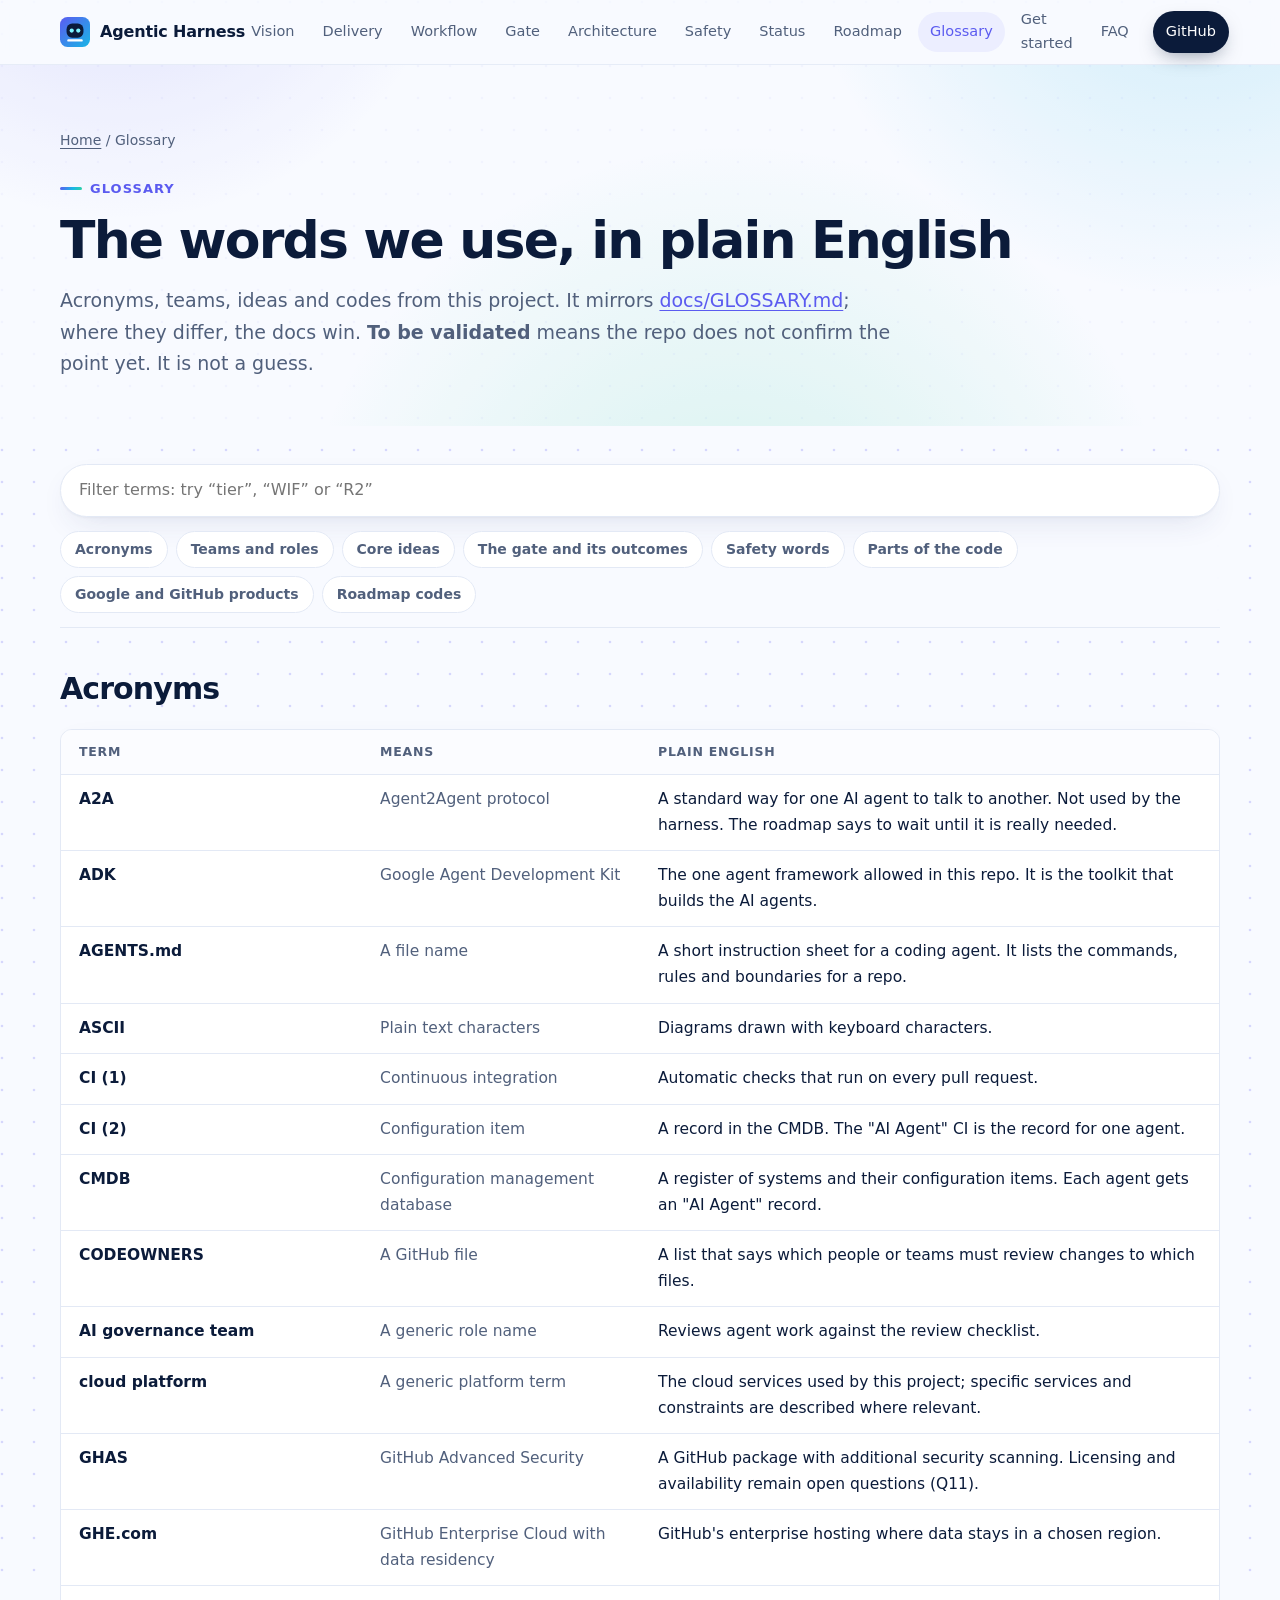
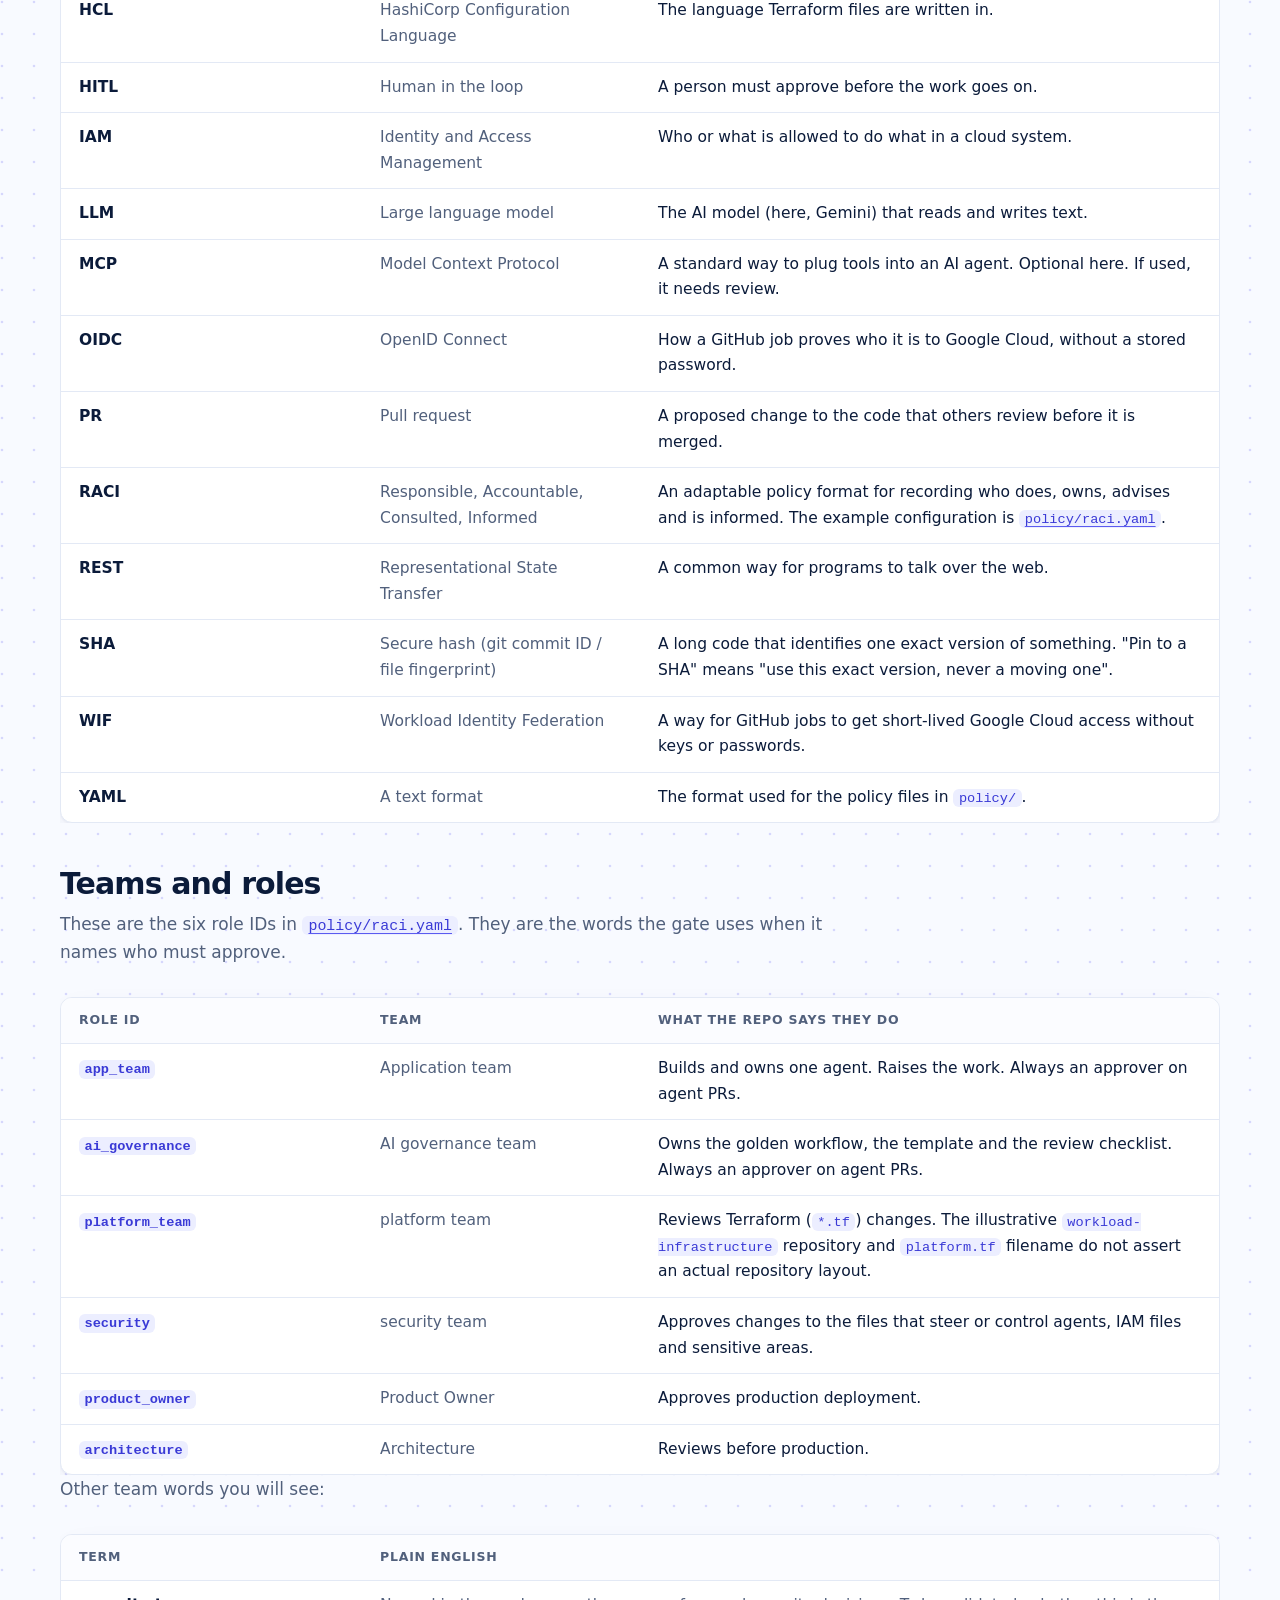
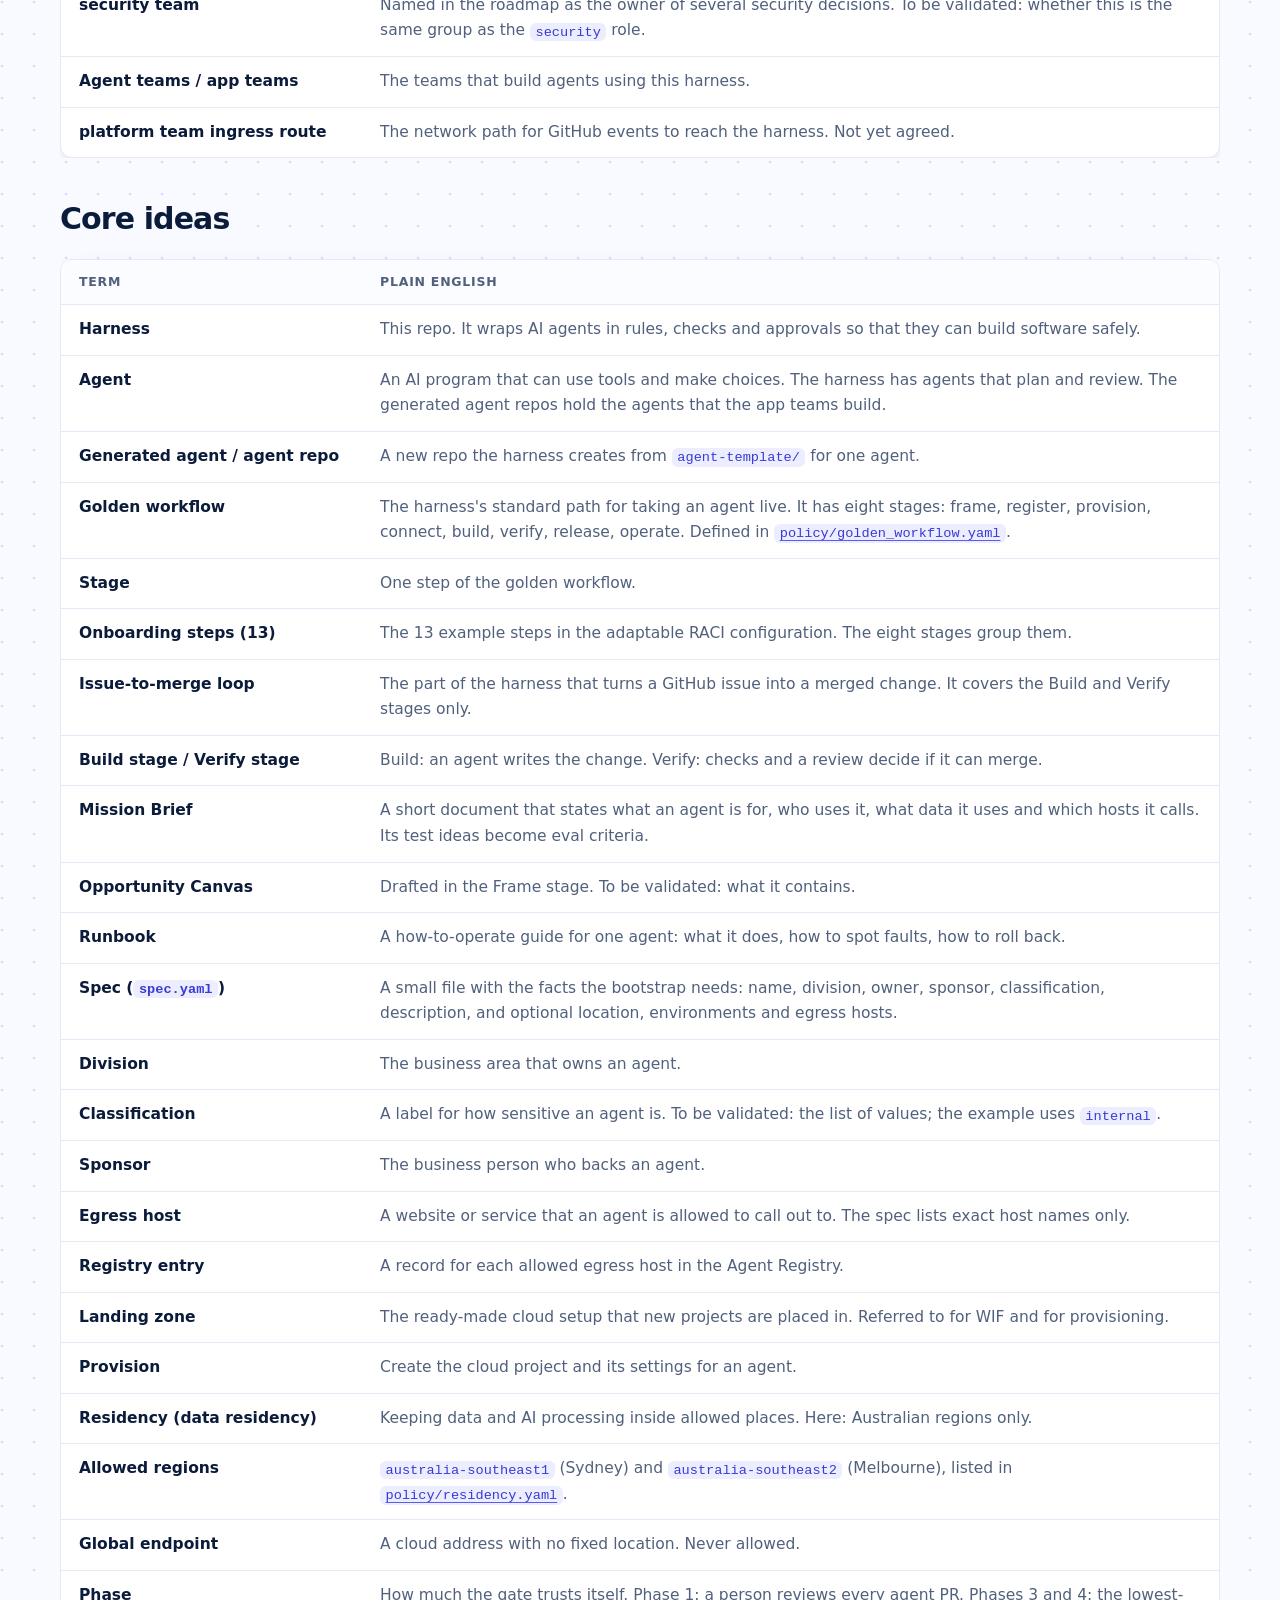
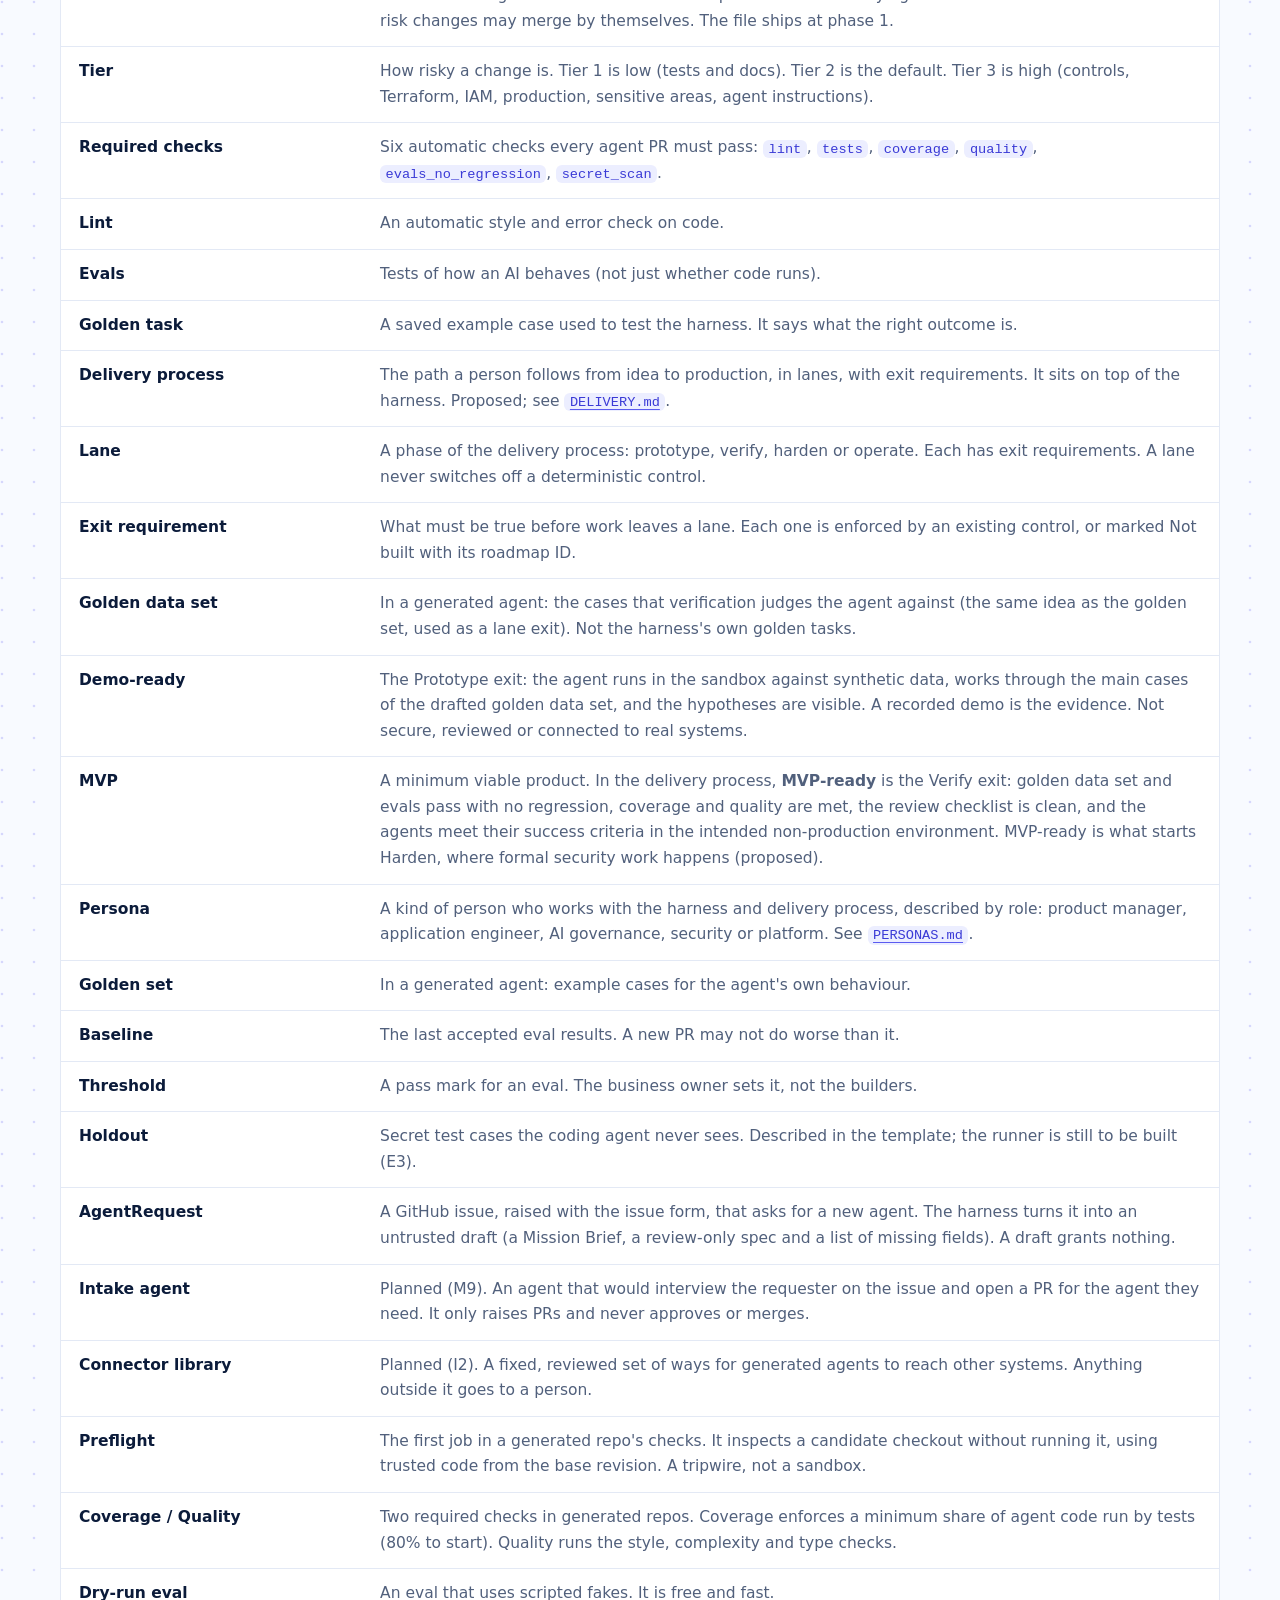
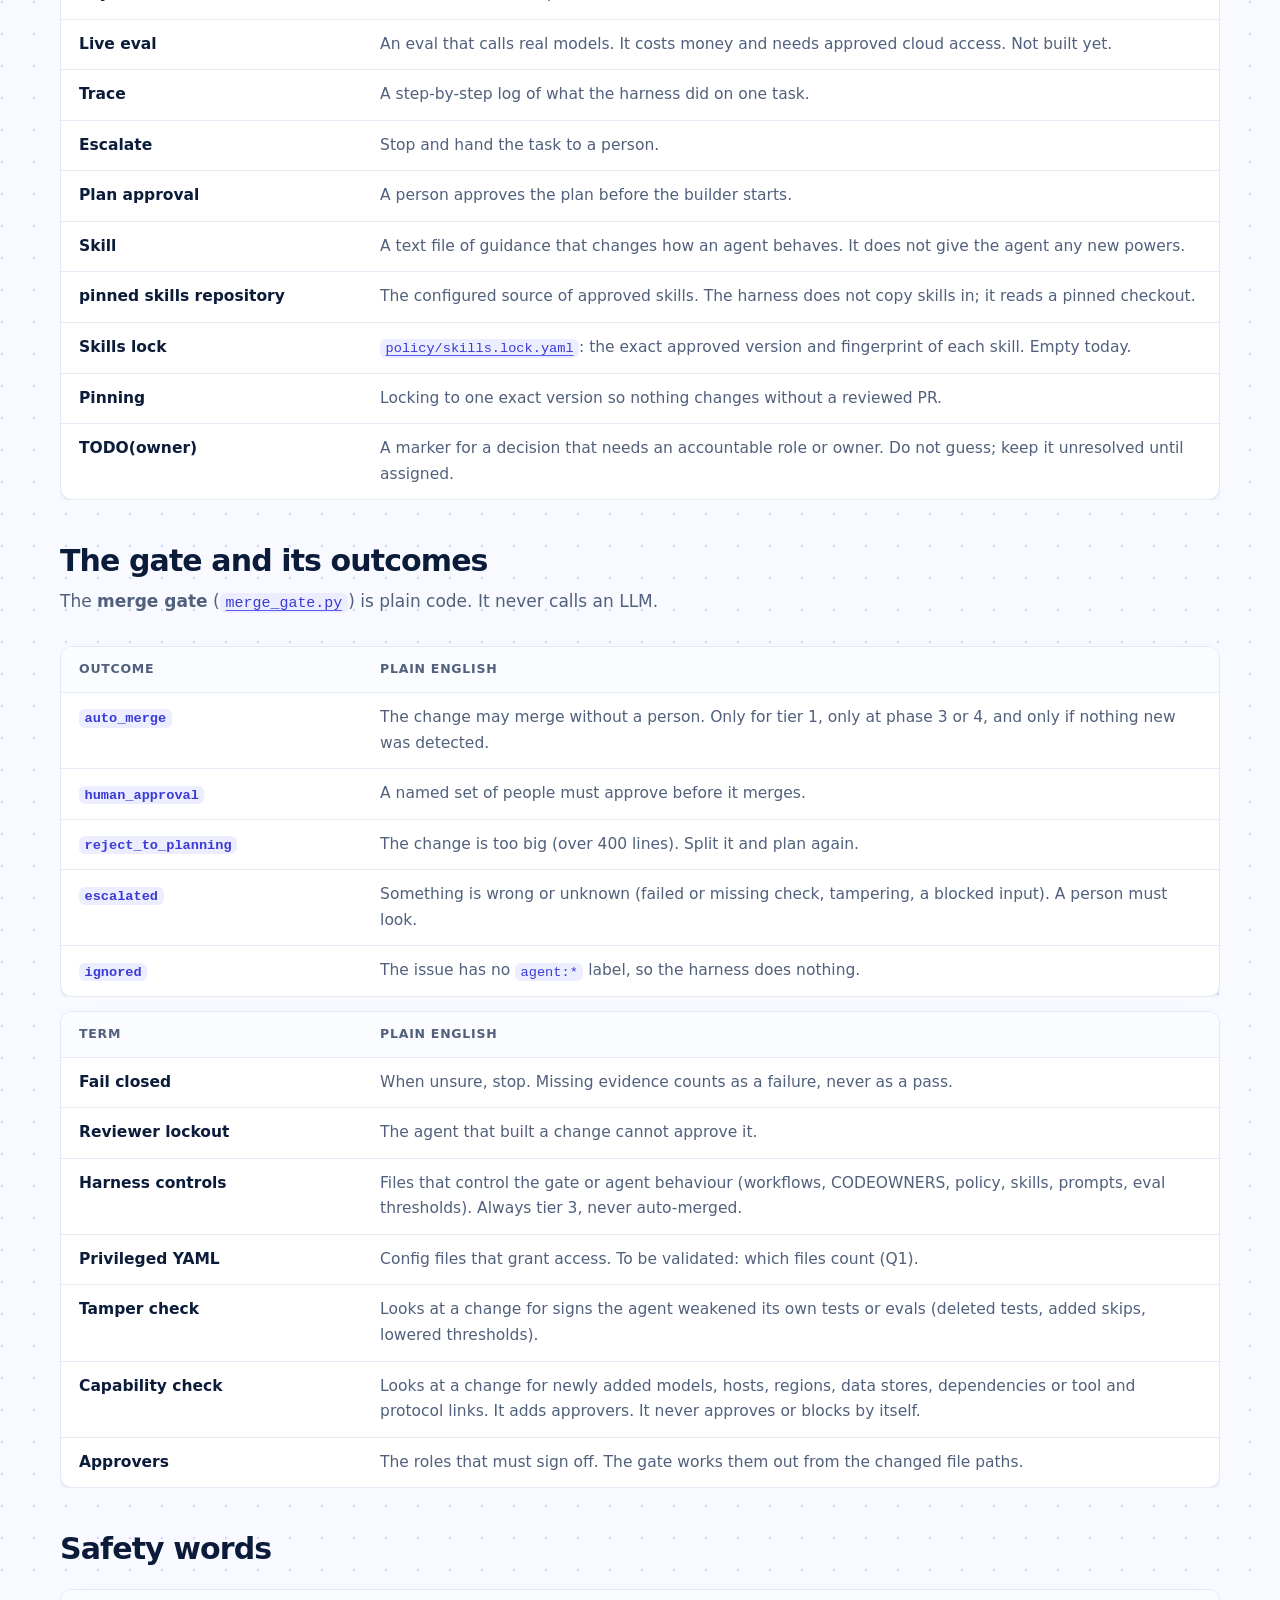
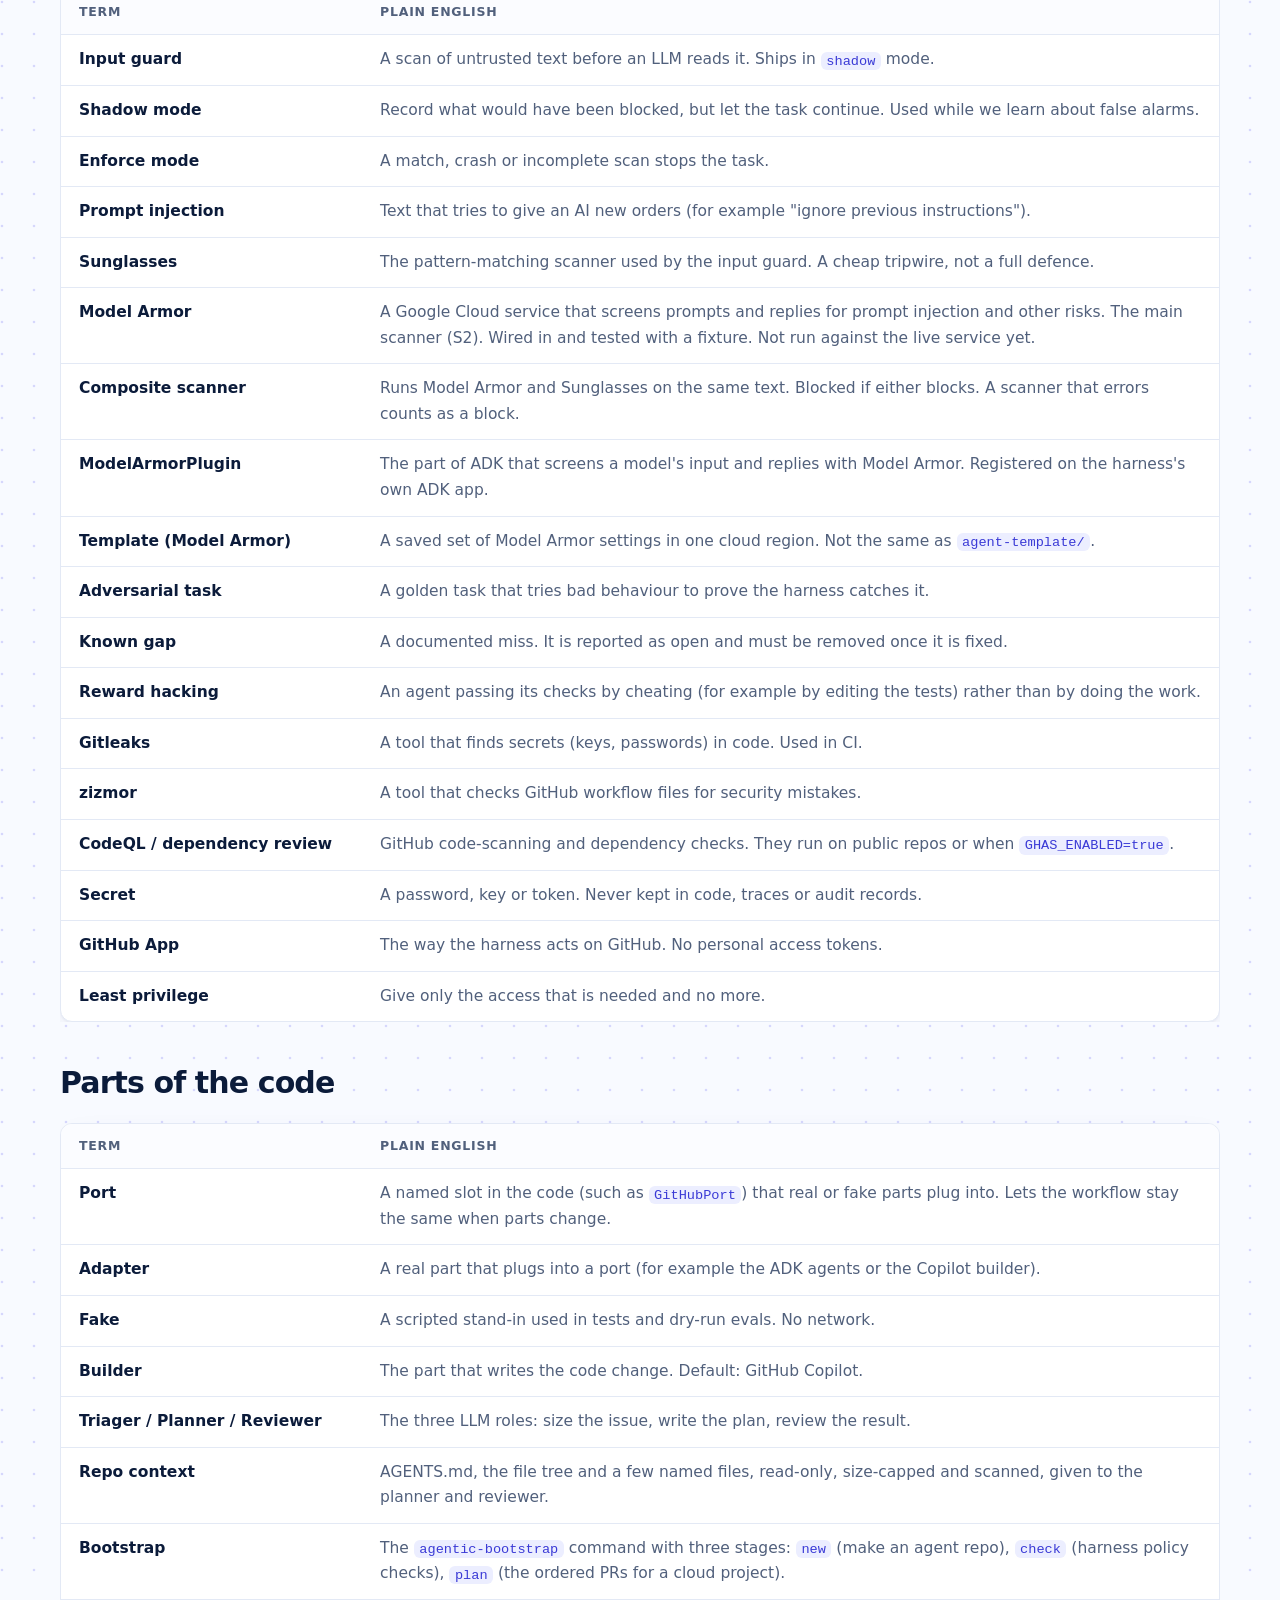
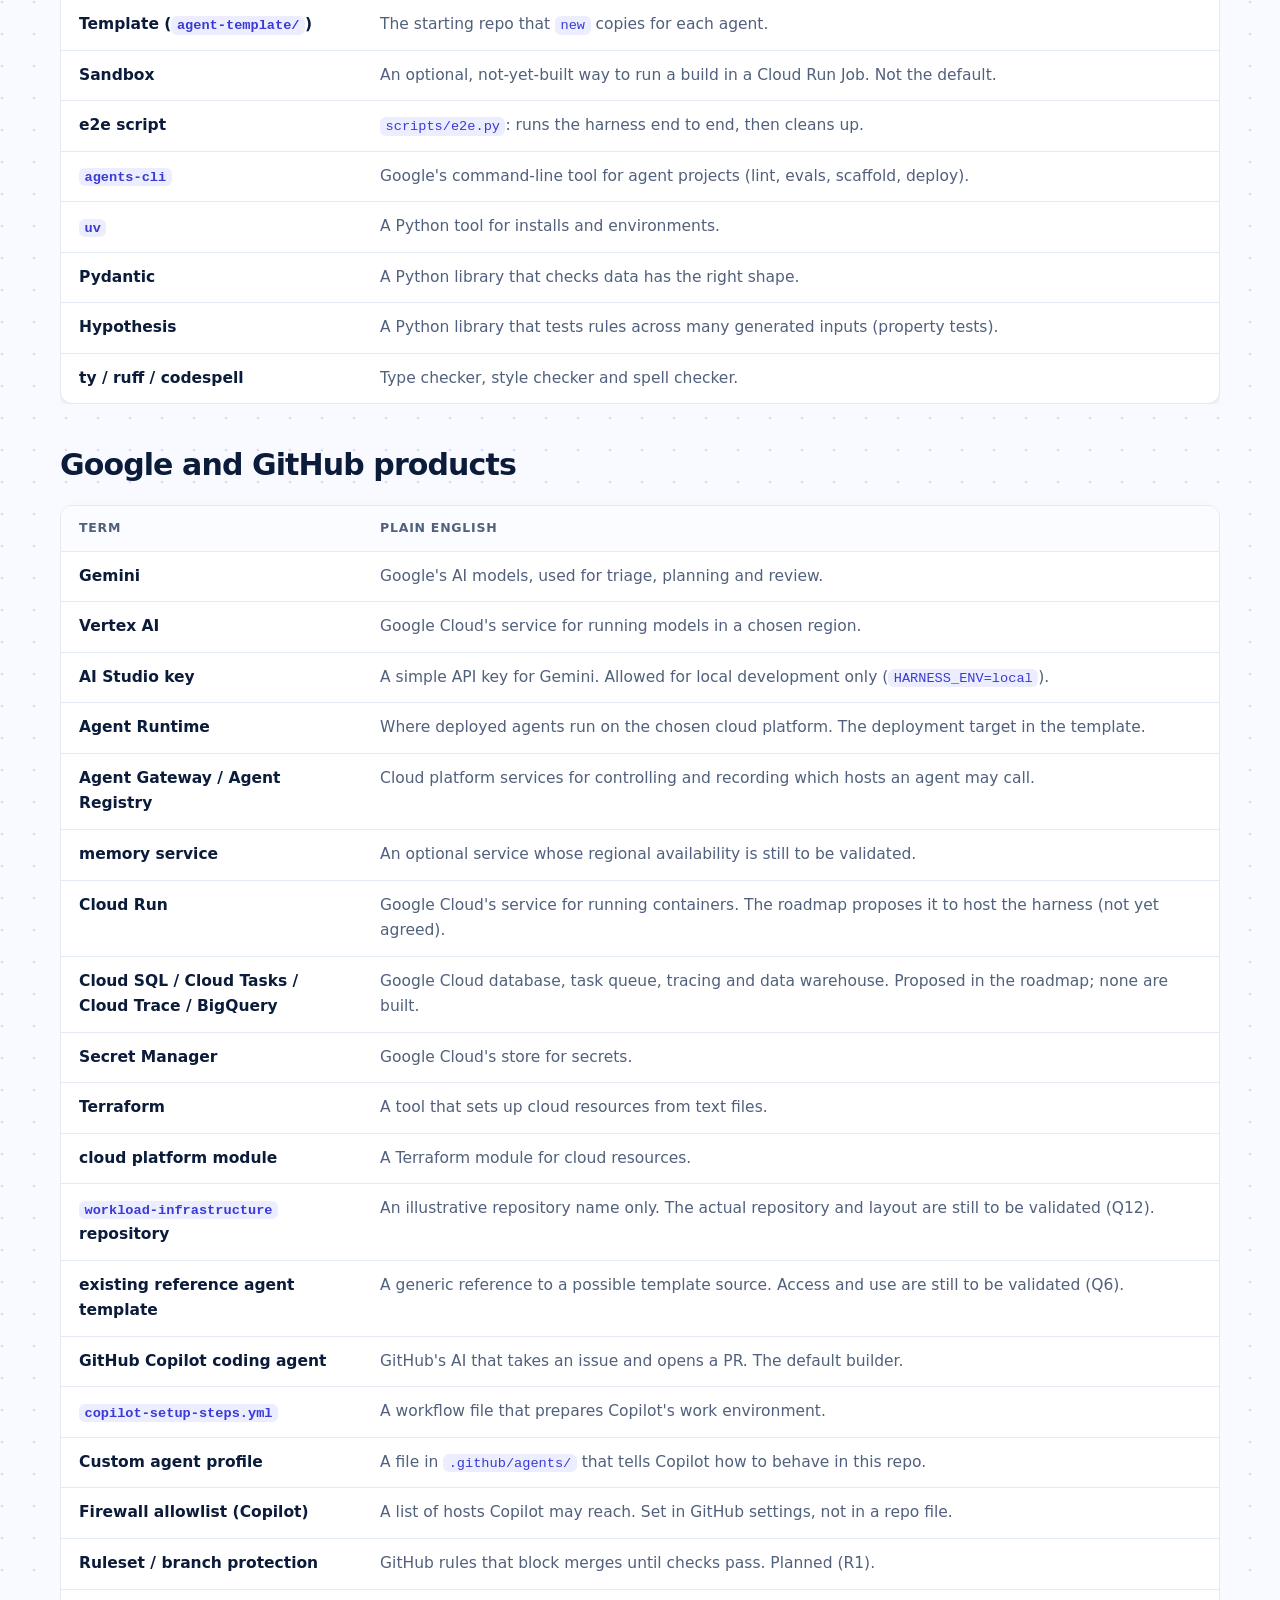
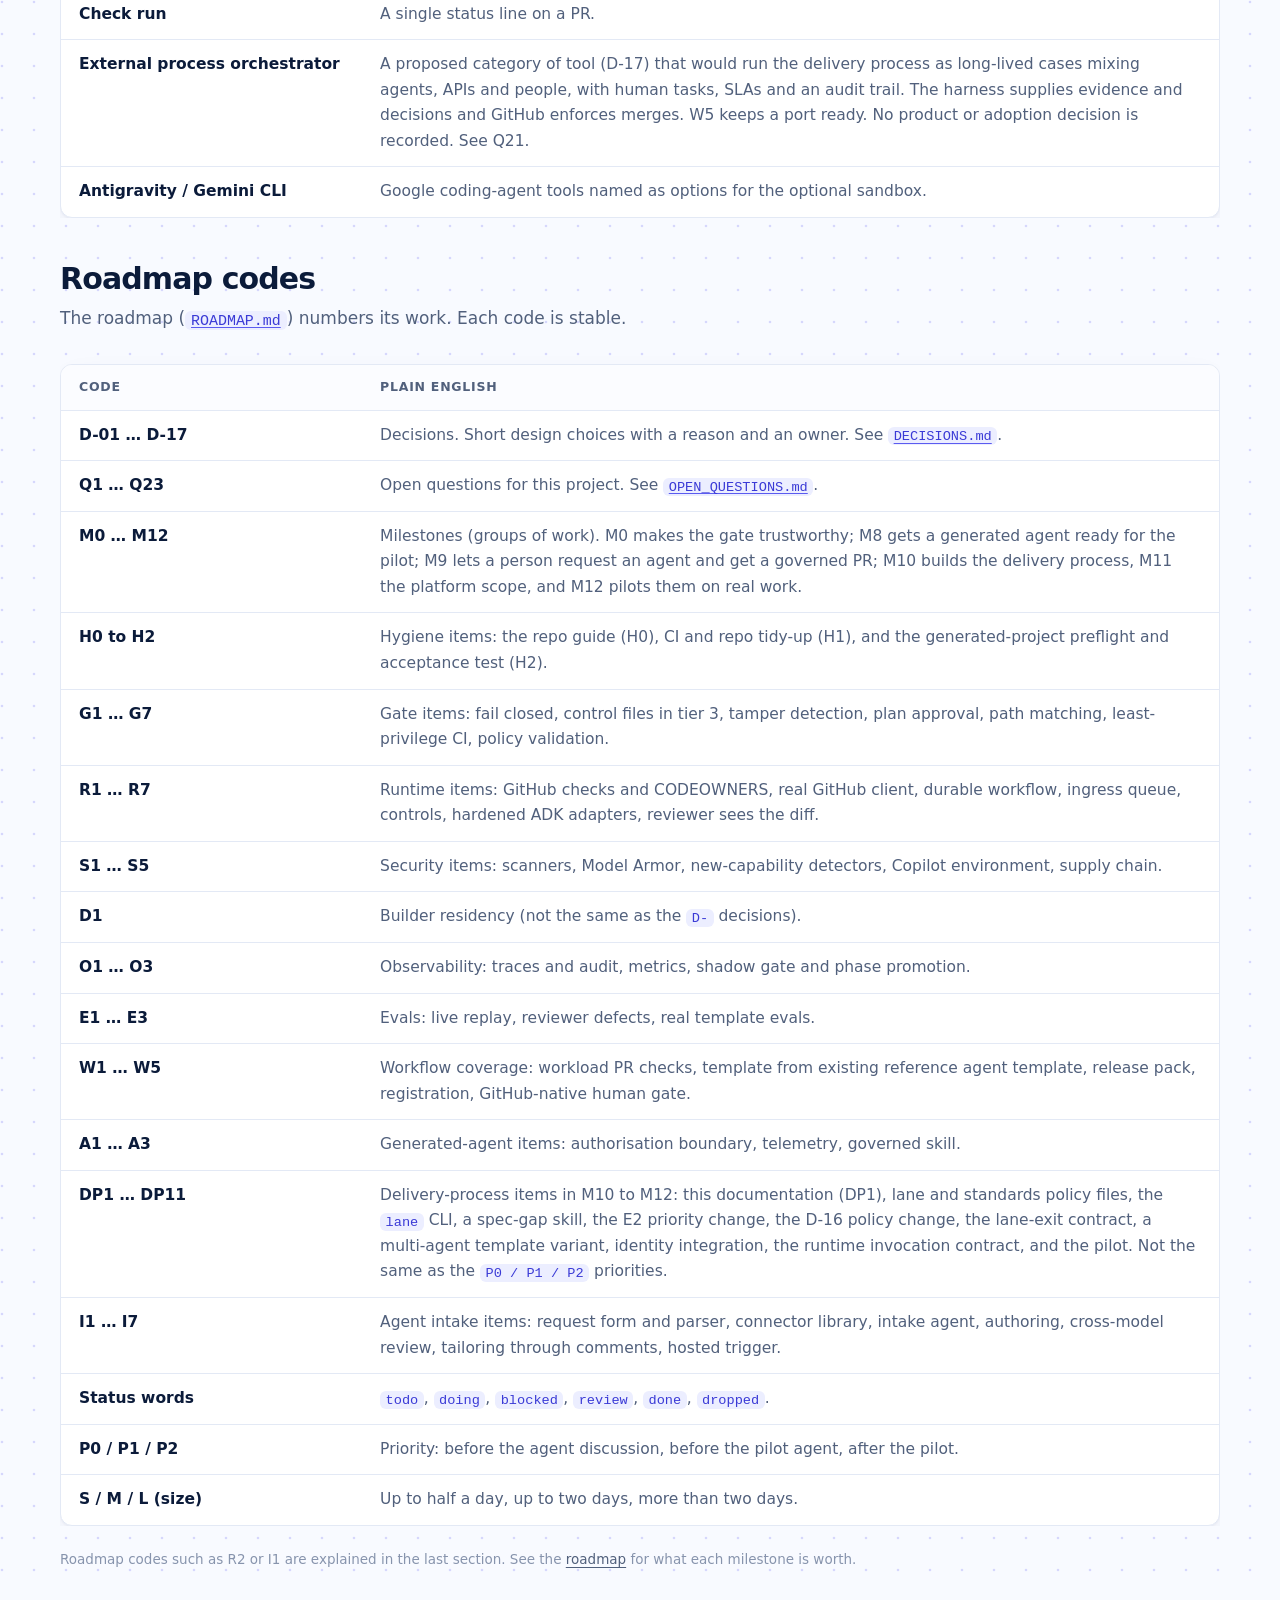
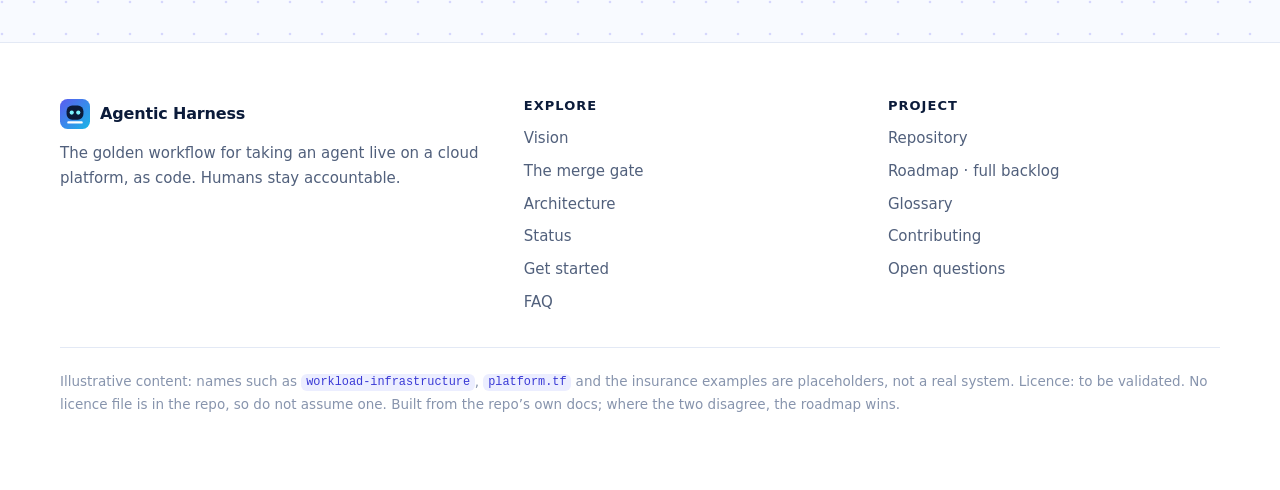
<file: site/glossary.html>
<!doctype html>
<html lang="en-AU">
<head>
<meta charset="utf-8">
<meta name="viewport" content="width=device-width, initial-scale=1">
<title>Glossary · Agentic Harness Demo</title>
<meta name="description" content="Plain-English meanings for the acronyms, teams, ideas and roadmap codes used in the Agentic Harness Demo.">
<meta property="og:title" content="Glossary · Agentic Harness Demo">
<meta property="og:description" content="Plain-English meanings for the acronyms, teams, ideas and roadmap codes used in the Agentic Harness Demo.">
<meta property="og:type" content="website">
<meta name="theme-color" content="#f8faff">
<link rel="icon" type="image/svg+xml" href="assets/img/favicon.svg">
<link rel="stylesheet" href="assets/css/styles.css">
<script defer src="assets/js/main.js"></script>
</head>
<body>
<a class="skip" href="#main">Skip to content</a>

<svg width="0" height="0" style="position:absolute" aria-hidden="true" focusable="false">
  <defs>
    <symbol id="i-arrow" viewBox="0 0 24 24" fill="none" stroke="currentColor" stroke-width="2" stroke-linecap="round" stroke-linejoin="round"><path d="M5 12h14M13 6l6 6-6 6"/></symbol>
  </defs>
</svg>

<header class="nav">
  <div class="wrap">
    <a class="brand" href="index.html#top"><img src="assets/img/favicon.svg" alt="" width="30" height="30">Agentic Harness</a>
    <button class="menu-toggle" aria-expanded="false" aria-controls="nav-links">Menu</button>
    <nav class="nav-links" id="nav-links" aria-label="Primary">
      <a href="index.html#vision">Vision</a>
      <a href="index.html#delivery">Delivery</a>
      <a href="index.html#how">Workflow</a>
      <a href="index.html#gate">Gate</a>
      <a href="index.html#architecture">Architecture</a>
      <a href="index.html#safety">Safety</a>
      <a href="index.html#status">Status</a>
      <a href="roadmap.html">Roadmap</a>
      <a href="glossary.html" aria-current="page">Glossary</a>
      <a href="index.html#start">Get started</a>
      <a href="index.html#faq">FAQ</a>
      <a class="btn btn-primary btn-sm" href="https://github.com/phermens-slalom/agentic-harness-demo">GitHub</a>
    </nav>
  </div>
</header>

<main id="main">
<div class="page-head">
  <div class="wrap">
    <div class="crumbs"><a href="index.html">Home</a> / Glossary</div>
    <div class="eyebrow">Glossary</div>
    <h1>The words we use, in plain English</h1>
    <p class="lede">Acronyms, teams, ideas and codes from this project. It mirrors <a href="https://github.com/phermens-slalom/agentic-harness-demo/blob/main/docs/GLOSSARY.md">docs/GLOSSARY.md</a>; where they differ, the docs win. <strong>To be validated</strong> means the repo does not confirm the point yet. It is not a guess.</p>
  </div>
</div>
<div class="wrap">
  <div class="gl-tools">
    <input id="gl-q" type="search" placeholder="Filter terms: try “tier”, “WIF” or “R2”" aria-label="Filter the glossary" autocomplete="off">
    <nav class="gl-nav" aria-label="Glossary sections"><a href="#acronyms">Acronyms</a><a href="#teams-and-roles">Teams and roles</a><a href="#core-ideas">Core ideas</a><a href="#the-gate-and-its-outcomes">The gate and its outcomes</a><a href="#safety-words">Safety words</a><a href="#parts-of-the-code">Parts of the code</a><a href="#google-and-github-products">Google and GitHub products</a><a href="#roadmap-codes">Roadmap codes</a></nav>
  </div>
  <p class="gl-empty" id="gl-empty" hidden>No term matches. Try a shorter word.</p>
<section class="gl-sec" id="acronyms"><h2>Acronyms</h2>
<div class="table-scroll"><table class="gl" data-cols="3"><thead><tr><th>Term</th><th>Means</th><th>Plain English</th></tr></thead><tbody>
<tr><td><strong>A2A</strong></td><td>Agent2Agent protocol</td><td>A standard way for one AI agent to talk to another. Not used by the harness. The roadmap says to wait until it is really needed.</td></tr>
<tr><td><strong>ADK</strong></td><td>Google Agent Development Kit</td><td>The one agent framework allowed in this repo. It is the toolkit that builds the AI agents.</td></tr>
<tr><td><strong>AGENTS.md</strong></td><td>A file name</td><td>A short instruction sheet for a coding agent. It lists the commands, rules and boundaries for a repo.</td></tr>
<tr><td><strong>ASCII</strong></td><td>Plain text characters</td><td>Diagrams drawn with keyboard characters.</td></tr>
<tr><td><strong>CI</strong> (1)</td><td>Continuous integration</td><td>Automatic checks that run on every pull request.</td></tr>
<tr><td><strong>CI</strong> (2)</td><td>Configuration item</td><td>A record in the CMDB. The &quot;AI Agent&quot; CI is the record for one agent.</td></tr>
<tr><td><strong>CMDB</strong></td><td>Configuration management database</td><td>A register of systems and their configuration items. Each agent gets an &quot;AI Agent&quot; record.</td></tr>
<tr><td><strong>CODEOWNERS</strong></td><td>A GitHub file</td><td>A list that says which people or teams must review changes to which files.</td></tr>
<tr><td><strong>AI governance team</strong></td><td>A generic role name</td><td>Reviews agent work against the review checklist.</td></tr>
<tr><td><strong>cloud platform</strong></td><td>A generic platform term</td><td>The cloud services used by this project; specific services and constraints are described where relevant.</td></tr>
<tr><td><strong>GHAS</strong></td><td>GitHub Advanced Security</td><td>A GitHub package with additional security scanning. Licensing and availability remain open questions (Q11).</td></tr>
<tr><td><strong>GHE.com</strong></td><td>GitHub Enterprise Cloud with data residency</td><td>GitHub&#x27;s enterprise hosting where data stays in a chosen region.</td></tr>
<tr><td><strong>HCL</strong></td><td>HashiCorp Configuration Language</td><td>The language Terraform files are written in.</td></tr>
<tr><td><strong>HITL</strong></td><td>Human in the loop</td><td>A person must approve before the work goes on.</td></tr>
<tr><td><strong>IAM</strong></td><td>Identity and Access Management</td><td>Who or what is allowed to do what in a cloud system.</td></tr>
<tr><td><strong>LLM</strong></td><td>Large language model</td><td>The AI model (here, Gemini) that reads and writes text.</td></tr>
<tr><td><strong>MCP</strong></td><td>Model Context Protocol</td><td>A standard way to plug tools into an AI agent. Optional here. If used, it needs review.</td></tr>
<tr><td><strong>OIDC</strong></td><td>OpenID Connect</td><td>How a GitHub job proves who it is to Google Cloud, without a stored password.</td></tr>
<tr><td><strong>PR</strong></td><td>Pull request</td><td>A proposed change to the code that others review before it is merged.</td></tr>
<tr><td><strong>RACI</strong></td><td>Responsible, Accountable, Consulted, Informed</td><td>An adaptable policy format for recording who does, owns, advises and is informed. The example configuration is <a href="https://github.com/phermens-slalom/agentic-harness-demo/blob/main/policy/raci.yaml"><code>policy/raci.yaml</code></a>.</td></tr>
<tr><td><strong>REST</strong></td><td>Representational State Transfer</td><td>A common way for programs to talk over the web.</td></tr>
<tr><td><strong>SHA</strong></td><td>Secure hash (git commit ID / file fingerprint)</td><td>A long code that identifies one exact version of something. &quot;Pin to a SHA&quot; means &quot;use this exact version, never a moving one&quot;.</td></tr>
<tr><td><strong>WIF</strong></td><td>Workload Identity Federation</td><td>A way for GitHub jobs to get short-lived Google Cloud access without keys or passwords.</td></tr>
<tr><td><strong>YAML</strong></td><td>A text format</td><td>The format used for the policy files in <code>policy/</code>.</td></tr>
</tbody></table></div>
</section>
<section class="gl-sec" id="teams-and-roles"><h2>Teams and roles</h2>
<p>These are the six role IDs in <a href="https://github.com/phermens-slalom/agentic-harness-demo/blob/main/policy/raci.yaml"><code>policy/raci.yaml</code></a>. They are the words the gate uses when it names who must approve.</p>
<div class="table-scroll"><table class="gl" data-cols="3"><thead><tr><th>Role ID</th><th>Team</th><th>What the repo says they do</th></tr></thead><tbody>
<tr><td><code>app_team</code></td><td>Application team</td><td>Builds and owns one agent. Raises the work. Always an approver on agent PRs.</td></tr>
<tr><td><code>ai_governance</code></td><td>AI governance team</td><td>Owns the golden workflow, the template and the review checklist. Always an approver on agent PRs.</td></tr>
<tr><td><code>platform_team</code></td><td>platform team</td><td>Reviews Terraform (<code>*.tf</code>) changes. The illustrative <code>workload-infrastructure</code> repository and <code>platform.tf</code> filename do not assert an actual repository layout.</td></tr>
<tr><td><code>security</code></td><td>security team</td><td>Approves changes to the files that steer or control agents, IAM files and sensitive areas.</td></tr>
<tr><td><code>product_owner</code></td><td>Product Owner</td><td>Approves production deployment.</td></tr>
<tr><td><code>architecture</code></td><td>Architecture</td><td>Reviews before production.</td></tr>
</tbody></table></div>
<p>Other team words you will see:</p>
<div class="table-scroll"><table class="gl" data-cols="2"><thead><tr><th>Term</th><th>Plain English</th></tr></thead><tbody>
<tr><td><strong>security team</strong></td><td>Named in the roadmap as the owner of several security decisions. To be validated: whether this is the same group as the <code>security</code> role.</td></tr>
<tr><td><strong>Agent teams / app teams</strong></td><td>The teams that build agents using this harness.</td></tr>
<tr><td><strong>platform team ingress route</strong></td><td>The network path for GitHub events to reach the harness. Not yet agreed.</td></tr>
</tbody></table></div>
</section>
<section class="gl-sec" id="core-ideas"><h2>Core ideas</h2>
<div class="table-scroll"><table class="gl" data-cols="2"><thead><tr><th>Term</th><th>Plain English</th></tr></thead><tbody>
<tr><td><strong>Harness</strong></td><td>This repo. It wraps AI agents in rules, checks and approvals so that they can build software safely.</td></tr>
<tr><td><strong>Agent</strong></td><td>An AI program that can use tools and make choices. The harness has agents that plan and review. The generated agent repos hold the agents that the app teams build.</td></tr>
<tr><td><strong>Generated agent / agent repo</strong></td><td>A new repo the harness creates from <code>agent-template/</code> for one agent.</td></tr>
<tr><td><strong>Golden workflow</strong></td><td>The harness&#x27;s standard path for taking an agent live. It has eight stages: frame, register, provision, connect, build, verify, release, operate. Defined in <a href="https://github.com/phermens-slalom/agentic-harness-demo/blob/main/policy/golden_workflow.yaml"><code>policy/golden_workflow.yaml</code></a>.</td></tr>
<tr><td><strong>Stage</strong></td><td>One step of the golden workflow.</td></tr>
<tr><td><strong>Onboarding steps (13)</strong></td><td>The 13 example steps in the adaptable RACI configuration. The eight stages group them.</td></tr>
<tr><td><strong>Issue-to-merge loop</strong></td><td>The part of the harness that turns a GitHub issue into a merged change. It covers the Build and Verify stages only.</td></tr>
<tr><td><strong>Build stage / Verify stage</strong></td><td>Build: an agent writes the change. Verify: checks and a review decide if it can merge.</td></tr>
<tr><td><strong>Mission Brief</strong></td><td>A short document that states what an agent is for, who uses it, what data it uses and which hosts it calls. Its test ideas become eval criteria.</td></tr>
<tr><td><strong>Opportunity Canvas</strong></td><td>Drafted in the Frame stage. To be validated: what it contains.</td></tr>
<tr><td><strong>Runbook</strong></td><td>A how-to-operate guide for one agent: what it does, how to spot faults, how to roll back.</td></tr>
<tr><td><strong>Spec (<code>spec.yaml</code>)</strong></td><td>A small file with the facts the bootstrap needs: name, division, owner, sponsor, classification, description, and optional location, environments and egress hosts.</td></tr>
<tr><td><strong>Division</strong></td><td>The business area that owns an agent.</td></tr>
<tr><td><strong>Classification</strong></td><td>A label for how sensitive an agent is. To be validated: the list of values; the example uses <code>internal</code>.</td></tr>
<tr><td><strong>Sponsor</strong></td><td>The business person who backs an agent.</td></tr>
<tr><td><strong>Egress host</strong></td><td>A website or service that an agent is allowed to call out to. The spec lists exact host names only.</td></tr>
<tr><td><strong>Registry entry</strong></td><td>A record for each allowed egress host in the Agent Registry.</td></tr>
<tr><td><strong>Landing zone</strong></td><td>The ready-made cloud setup that new projects are placed in. Referred to for WIF and for provisioning.</td></tr>
<tr><td><strong>Provision</strong></td><td>Create the cloud project and its settings for an agent.</td></tr>
<tr><td><strong>Residency (data residency)</strong></td><td>Keeping data and AI processing inside allowed places. Here: Australian regions only.</td></tr>
<tr><td><strong>Allowed regions</strong></td><td><code>australia-southeast1</code> (Sydney) and <code>australia-southeast2</code> (Melbourne), listed in <a href="https://github.com/phermens-slalom/agentic-harness-demo/blob/main/policy/residency.yaml"><code>policy/residency.yaml</code></a>.</td></tr>
<tr><td><strong>Global endpoint</strong></td><td>A cloud address with no fixed location. Never allowed.</td></tr>
<tr><td><strong>Phase</strong></td><td>How much the gate trusts itself. Phase 1: a person reviews every agent PR. Phases 3 and 4: the lowest-risk changes may merge by themselves. The file ships at phase 1.</td></tr>
<tr><td><strong>Tier</strong></td><td>How risky a change is. Tier 1 is low (tests and docs). Tier 2 is the default. Tier 3 is high (controls, Terraform, IAM, production, sensitive areas, agent instructions).</td></tr>
<tr><td><strong>Required checks</strong></td><td>Six automatic checks every agent PR must pass: <code>lint</code>, <code>tests</code>, <code>coverage</code>, <code>quality</code>, <code>evals_no_regression</code>, <code>secret_scan</code>.</td></tr>
<tr><td><strong>Lint</strong></td><td>An automatic style and error check on code.</td></tr>
<tr><td><strong>Evals</strong></td><td>Tests of how an AI behaves (not just whether code runs).</td></tr>
<tr><td><strong>Golden task</strong></td><td>A saved example case used to test the harness. It says what the right outcome is.</td></tr>
<tr><td><strong>Delivery process</strong></td><td>The path a person follows from idea to production, in lanes, with exit requirements. It sits on top of the harness. Proposed; see <a href="https://github.com/phermens-slalom/agentic-harness-demo/blob/main/docs/DELIVERY.md"><code>DELIVERY.md</code></a>.</td></tr>
<tr><td><strong>Lane</strong></td><td>A phase of the delivery process: prototype, verify, harden or operate. Each has exit requirements. A lane never switches off a deterministic control.</td></tr>
<tr><td><strong>Exit requirement</strong></td><td>What must be true before work leaves a lane. Each one is enforced by an existing control, or marked Not built with its roadmap ID.</td></tr>
<tr><td><strong>Golden data set</strong></td><td>In a generated agent: the cases that verification judges the agent against (the same idea as the golden set, used as a lane exit). Not the harness&#x27;s own golden tasks.</td></tr>
<tr><td><strong>Demo-ready</strong></td><td>The Prototype exit: the agent runs in the sandbox against synthetic data, works through the main cases of the drafted golden data set, and the hypotheses are visible. A recorded demo is the evidence. Not secure, reviewed or connected to real systems.</td></tr>
<tr><td><strong>MVP</strong></td><td>A minimum viable product. In the delivery process, <strong>MVP-ready</strong> is the Verify exit: golden data set and evals pass with no regression, coverage and quality are met, the review checklist is clean, and the agents meet their success criteria in the intended non-production environment. MVP-ready is what starts Harden, where formal security work happens (proposed).</td></tr>
<tr><td><strong>Persona</strong></td><td>A kind of person who works with the harness and delivery process, described by role: product manager, application engineer, AI governance, security or platform. See <a href="https://github.com/phermens-slalom/agentic-harness-demo/blob/main/docs/PERSONAS.md"><code>PERSONAS.md</code></a>.</td></tr>
<tr><td><strong>Golden set</strong></td><td>In a generated agent: example cases for the agent&#x27;s own behaviour.</td></tr>
<tr><td><strong>Baseline</strong></td><td>The last accepted eval results. A new PR may not do worse than it.</td></tr>
<tr><td><strong>Threshold</strong></td><td>A pass mark for an eval. The business owner sets it, not the builders.</td></tr>
<tr><td><strong>Holdout</strong></td><td>Secret test cases the coding agent never sees. Described in the template; the runner is still to be built (E3).</td></tr>
<tr><td><strong>AgentRequest</strong></td><td>A GitHub issue, raised with the issue form, that asks for a new agent. The harness turns it into an untrusted draft (a Mission Brief, a review-only spec and a list of missing fields). A draft grants nothing.</td></tr>
<tr><td><strong>Intake agent</strong></td><td>Planned (M9). An agent that would interview the requester on the issue and open a PR for the agent they need. It only raises PRs and never approves or merges.</td></tr>
<tr><td><strong>Connector library</strong></td><td>Planned (I2). A fixed, reviewed set of ways for generated agents to reach other systems. Anything outside it goes to a person.</td></tr>
<tr><td><strong>Preflight</strong></td><td>The first job in a generated repo&#x27;s checks. It inspects a candidate checkout without running it, using trusted code from the base revision. A tripwire, not a sandbox.</td></tr>
<tr><td><strong>Coverage / Quality</strong></td><td>Two required checks in generated repos. Coverage enforces a minimum share of agent code run by tests (80% to start). Quality runs the style, complexity and type checks.</td></tr>
<tr><td><strong>Dry-run eval</strong></td><td>An eval that uses scripted fakes. It is free and fast.</td></tr>
<tr><td><strong>Live eval</strong></td><td>An eval that calls real models. It costs money and needs approved cloud access. Not built yet.</td></tr>
<tr><td><strong>Trace</strong></td><td>A step-by-step log of what the harness did on one task.</td></tr>
<tr><td><strong>Escalate</strong></td><td>Stop and hand the task to a person.</td></tr>
<tr><td><strong>Plan approval</strong></td><td>A person approves the plan before the builder starts.</td></tr>
<tr><td><strong>Skill</strong></td><td>A text file of guidance that changes how an agent behaves. It does not give the agent any new powers.</td></tr>
<tr><td><strong>pinned skills repository</strong></td><td>The configured source of approved skills. The harness does not copy skills in; it reads a pinned checkout.</td></tr>
<tr><td><strong>Skills lock</strong></td><td><a href="https://github.com/phermens-slalom/agentic-harness-demo/blob/main/policy/skills.lock.yaml"><code>policy/skills.lock.yaml</code></a>: the exact approved version and fingerprint of each skill. Empty today.</td></tr>
<tr><td><strong>Pinning</strong></td><td>Locking to one exact version so nothing changes without a reviewed PR.</td></tr>
<tr><td><strong>TODO(owner)</strong></td><td>A marker for a decision that needs an accountable role or owner. Do not guess; keep it unresolved until assigned.</td></tr>
</tbody></table></div>
</section>
<section class="gl-sec" id="the-gate-and-its-outcomes"><h2>The gate and its outcomes</h2>
<p>The <strong>merge gate</strong> (<a href="https://github.com/phermens-slalom/agentic-harness-demo/blob/main/app/harness/nodes/merge_gate.py"><code>merge_gate.py</code></a>) is plain code. It never calls an LLM.</p>
<div class="table-scroll"><table class="gl" data-cols="2"><thead><tr><th>Outcome</th><th>Plain English</th></tr></thead><tbody>
<tr><td><code>auto_merge</code></td><td>The change may merge without a person. Only for tier 1, only at phase 3 or 4, and only if nothing new was detected.</td></tr>
<tr><td><code>human_approval</code></td><td>A named set of people must approve before it merges.</td></tr>
<tr><td><code>reject_to_planning</code></td><td>The change is too big (over 400 lines). Split it and plan again.</td></tr>
<tr><td><code>escalated</code></td><td>Something is wrong or unknown (failed or missing check, tampering, a blocked input). A person must look.</td></tr>
<tr><td><code>ignored</code></td><td>The issue has no <code>agent:*</code> label, so the harness does nothing.</td></tr>
</tbody></table></div>
<div class="table-scroll"><table class="gl" data-cols="2"><thead><tr><th>Term</th><th>Plain English</th></tr></thead><tbody>
<tr><td><strong>Fail closed</strong></td><td>When unsure, stop. Missing evidence counts as a failure, never as a pass.</td></tr>
<tr><td><strong>Reviewer lockout</strong></td><td>The agent that built a change cannot approve it.</td></tr>
<tr><td><strong>Harness controls</strong></td><td>Files that control the gate or agent behaviour (workflows, CODEOWNERS, policy, skills, prompts, eval thresholds). Always tier 3, never auto-merged.</td></tr>
<tr><td><strong>Privileged YAML</strong></td><td>Config files that grant access. To be validated: which files count (Q1).</td></tr>
<tr><td><strong>Tamper check</strong></td><td>Looks at a change for signs the agent weakened its own tests or evals (deleted tests, added skips, lowered thresholds).</td></tr>
<tr><td><strong>Capability check</strong></td><td>Looks at a change for newly added models, hosts, regions, data stores, dependencies or tool and protocol links. It adds approvers. It never approves or blocks by itself.</td></tr>
<tr><td><strong>Approvers</strong></td><td>The roles that must sign off. The gate works them out from the changed file paths.</td></tr>
</tbody></table></div>
</section>
<section class="gl-sec" id="safety-words"><h2>Safety words</h2>
<div class="table-scroll"><table class="gl" data-cols="2"><thead><tr><th>Term</th><th>Plain English</th></tr></thead><tbody>
<tr><td><strong>Input guard</strong></td><td>A scan of untrusted text before an LLM reads it. Ships in <code>shadow</code> mode.</td></tr>
<tr><td><strong>Shadow mode</strong></td><td>Record what would have been blocked, but let the task continue. Used while we learn about false alarms.</td></tr>
<tr><td><strong>Enforce mode</strong></td><td>A match, crash or incomplete scan stops the task.</td></tr>
<tr><td><strong>Prompt injection</strong></td><td>Text that tries to give an AI new orders (for example &quot;ignore previous instructions&quot;).</td></tr>
<tr><td><strong>Sunglasses</strong></td><td>The pattern-matching scanner used by the input guard. A cheap tripwire, not a full defence.</td></tr>
<tr><td><strong>Model Armor</strong></td><td>A Google Cloud service that screens prompts and replies for prompt injection and other risks. The main scanner (S2). Wired in and tested with a fixture. Not run against the live service yet.</td></tr>
<tr><td><strong>Composite scanner</strong></td><td>Runs Model Armor and Sunglasses on the same text. Blocked if either blocks. A scanner that errors counts as a block.</td></tr>
<tr><td><strong>ModelArmorPlugin</strong></td><td>The part of ADK that screens a model&#x27;s input and replies with Model Armor. Registered on the harness&#x27;s own ADK app.</td></tr>
<tr><td><strong>Template (Model Armor)</strong></td><td>A saved set of Model Armor settings in one cloud region. Not the same as <code>agent-template/</code>.</td></tr>
<tr><td><strong>Adversarial task</strong></td><td>A golden task that tries bad behaviour to prove the harness catches it.</td></tr>
<tr><td><strong>Known gap</strong></td><td>A documented miss. It is reported as open and must be removed once it is fixed.</td></tr>
<tr><td><strong>Reward hacking</strong></td><td>An agent passing its checks by cheating (for example by editing the tests) rather than by doing the work.</td></tr>
<tr><td><strong>Gitleaks</strong></td><td>A tool that finds secrets (keys, passwords) in code. Used in CI.</td></tr>
<tr><td><strong>zizmor</strong></td><td>A tool that checks GitHub workflow files for security mistakes.</td></tr>
<tr><td><strong>CodeQL / dependency review</strong></td><td>GitHub code-scanning and dependency checks. They run on public repos or when <code>GHAS_ENABLED=true</code>.</td></tr>
<tr><td><strong>Secret</strong></td><td>A password, key or token. Never kept in code, traces or audit records.</td></tr>
<tr><td><strong>GitHub App</strong></td><td>The way the harness acts on GitHub. No personal access tokens.</td></tr>
<tr><td><strong>Least privilege</strong></td><td>Give only the access that is needed and no more.</td></tr>
</tbody></table></div>
</section>
<section class="gl-sec" id="parts-of-the-code"><h2>Parts of the code</h2>
<div class="table-scroll"><table class="gl" data-cols="2"><thead><tr><th>Term</th><th>Plain English</th></tr></thead><tbody>
<tr><td><strong>Port</strong></td><td>A named slot in the code (such as <code>GitHubPort</code>) that real or fake parts plug into. Lets the workflow stay the same when parts change.</td></tr>
<tr><td><strong>Adapter</strong></td><td>A real part that plugs into a port (for example the ADK agents or the Copilot builder).</td></tr>
<tr><td><strong>Fake</strong></td><td>A scripted stand-in used in tests and dry-run evals. No network.</td></tr>
<tr><td><strong>Builder</strong></td><td>The part that writes the code change. Default: GitHub Copilot.</td></tr>
<tr><td><strong>Triager / Planner / Reviewer</strong></td><td>The three LLM roles: size the issue, write the plan, review the result.</td></tr>
<tr><td><strong>Repo context</strong></td><td>AGENTS.md, the file tree and a few named files, read-only, size-capped and scanned, given to the planner and reviewer.</td></tr>
<tr><td><strong>Bootstrap</strong></td><td>The <code>agentic-bootstrap</code> command with three stages: <code>new</code> (make an agent repo), <code>check</code> (harness policy checks), <code>plan</code> (the ordered PRs for a cloud project).</td></tr>
<tr><td><strong>Template (<code>agent-template/</code>)</strong></td><td>The starting repo that <code>new</code> copies for each agent.</td></tr>
<tr><td><strong>Sandbox</strong></td><td>An optional, not-yet-built way to run a build in a Cloud Run Job. Not the default.</td></tr>
<tr><td><strong>e2e script</strong></td><td><code>scripts/e2e.py</code>: runs the harness end to end, then cleans up.</td></tr>
<tr><td><strong><code>agents-cli</code></strong></td><td>Google&#x27;s command-line tool for agent projects (lint, evals, scaffold, deploy).</td></tr>
<tr><td><strong><code>uv</code></strong></td><td>A Python tool for installs and environments.</td></tr>
<tr><td><strong>Pydantic</strong></td><td>A Python library that checks data has the right shape.</td></tr>
<tr><td><strong>Hypothesis</strong></td><td>A Python library that tests rules across many generated inputs (property tests).</td></tr>
<tr><td><strong>ty / ruff / codespell</strong></td><td>Type checker, style checker and spell checker.</td></tr>
</tbody></table></div>
</section>
<section class="gl-sec" id="google-and-github-products"><h2>Google and GitHub products</h2>
<div class="table-scroll"><table class="gl" data-cols="2"><thead><tr><th>Term</th><th>Plain English</th></tr></thead><tbody>
<tr><td><strong>Gemini</strong></td><td>Google&#x27;s AI models, used for triage, planning and review.</td></tr>
<tr><td><strong>Vertex AI</strong></td><td>Google Cloud&#x27;s service for running models in a chosen region.</td></tr>
<tr><td><strong>AI Studio key</strong></td><td>A simple API key for Gemini. Allowed for local development only (<code>HARNESS_ENV=local</code>).</td></tr>
<tr><td><strong>Agent Runtime</strong></td><td>Where deployed agents run on the chosen cloud platform. The deployment target in the template.</td></tr>
<tr><td><strong>Agent Gateway / Agent Registry</strong></td><td>Cloud platform services for controlling and recording which hosts an agent may call.</td></tr>
<tr><td><strong>memory service</strong></td><td>An optional service whose regional availability is still to be validated.</td></tr>
<tr><td><strong>Cloud Run</strong></td><td>Google Cloud&#x27;s service for running containers. The roadmap proposes it to host the harness (not yet agreed).</td></tr>
<tr><td><strong>Cloud SQL / Cloud Tasks / Cloud Trace / BigQuery</strong></td><td>Google Cloud database, task queue, tracing and data warehouse. Proposed in the roadmap; none are built.</td></tr>
<tr><td><strong>Secret Manager</strong></td><td>Google Cloud&#x27;s store for secrets.</td></tr>
<tr><td><strong>Terraform</strong></td><td>A tool that sets up cloud resources from text files.</td></tr>
<tr><td><strong>cloud platform module</strong></td><td>A Terraform module for cloud resources.</td></tr>
<tr><td><strong><code>workload-infrastructure</code> repository</strong></td><td>An illustrative repository name only. The actual repository and layout are still to be validated (Q12).</td></tr>
<tr><td><strong>existing reference agent template</strong></td><td>A generic reference to a possible template source. Access and use are still to be validated (Q6).</td></tr>
<tr><td><strong>GitHub Copilot coding agent</strong></td><td>GitHub&#x27;s AI that takes an issue and opens a PR. The default builder.</td></tr>
<tr><td><strong><code>copilot-setup-steps.yml</code></strong></td><td>A workflow file that prepares Copilot&#x27;s work environment.</td></tr>
<tr><td><strong>Custom agent profile</strong></td><td>A file in <code>.github/agents/</code> that tells Copilot how to behave in this repo.</td></tr>
<tr><td><strong>Firewall allowlist (Copilot)</strong></td><td>A list of hosts Copilot may reach. Set in GitHub settings, not in a repo file.</td></tr>
<tr><td><strong>Ruleset / branch protection</strong></td><td>GitHub rules that block merges until checks pass. Planned (R1).</td></tr>
<tr><td><strong>Check run</strong></td><td>A single status line on a PR.</td></tr>
<tr><td><strong>External process orchestrator</strong></td><td>A proposed category of tool (D-17) that would run the delivery process as long-lived cases mixing agents, APIs and people, with human tasks, SLAs and an audit trail. The harness supplies evidence and decisions and GitHub enforces merges. W5 keeps a port ready. No product or adoption decision is recorded. See Q21.</td></tr>
<tr><td><strong>Antigravity / Gemini CLI</strong></td><td>Google coding-agent tools named as options for the optional sandbox.</td></tr>
</tbody></table></div>
</section>
<section class="gl-sec" id="roadmap-codes"><h2>Roadmap codes</h2>
<p>The roadmap (<a href="https://github.com/phermens-slalom/agentic-harness-demo/blob/main/docs/ROADMAP.md"><code>ROADMAP.md</code></a>) numbers its work. Each code is stable.</p>
<div class="table-scroll"><table class="gl" data-cols="2"><thead><tr><th>Code</th><th>Plain English</th></tr></thead><tbody>
<tr><td><strong>D-01 … D-17</strong></td><td>Decisions. Short design choices with a reason and an owner. See <a href="https://github.com/phermens-slalom/agentic-harness-demo/blob/main/docs/DECISIONS.md"><code>DECISIONS.md</code></a>.</td></tr>
<tr><td><strong>Q1 … Q23</strong></td><td>Open questions for this project. See <a href="https://github.com/phermens-slalom/agentic-harness-demo/blob/main/docs/OPEN_QUESTIONS.md"><code>OPEN_QUESTIONS.md</code></a>.</td></tr>
<tr><td><strong>M0 … M12</strong></td><td>Milestones (groups of work). M0 makes the gate trustworthy; M8 gets a generated agent ready for the pilot; M9 lets a person request an agent and get a governed PR; M10 builds the delivery process, M11 the platform scope, and M12 pilots them on real work.</td></tr>
<tr><td><strong>H0 to H2</strong></td><td>Hygiene items: the repo guide (H0), CI and repo tidy-up (H1), and the generated-project preflight and acceptance test (H2).</td></tr>
<tr><td><strong>G1 … G7</strong></td><td>Gate items: fail closed, control files in tier 3, tamper detection, plan approval, path matching, least-privilege CI, policy validation.</td></tr>
<tr><td><strong>R1 … R7</strong></td><td>Runtime items: GitHub checks and CODEOWNERS, real GitHub client, durable workflow, ingress queue, controls, hardened ADK adapters, reviewer sees the diff.</td></tr>
<tr><td><strong>S1 … S5</strong></td><td>Security items: scanners, Model Armor, new-capability detectors, Copilot environment, supply chain.</td></tr>
<tr><td><strong>D1</strong></td><td>Builder residency (not the same as the <code>D-</code> decisions).</td></tr>
<tr><td><strong>O1 … O3</strong></td><td>Observability: traces and audit, metrics, shadow gate and phase promotion.</td></tr>
<tr><td><strong>E1 … E3</strong></td><td>Evals: live replay, reviewer defects, real template evals.</td></tr>
<tr><td><strong>W1 … W5</strong></td><td>Workflow coverage: workload PR checks, template from existing reference agent template, release pack, registration, GitHub-native human gate.</td></tr>
<tr><td><strong>A1 … A3</strong></td><td>Generated-agent items: authorisation boundary, telemetry, governed skill.</td></tr>
<tr><td><strong>DP1 … DP11</strong></td><td>Delivery-process items in M10 to M12: this documentation (DP1), lane and standards policy files, the <code>lane</code> CLI, a spec-gap skill, the E2 priority change, the D-16 policy change, the lane-exit contract, a multi-agent template variant, identity integration, the runtime invocation contract, and the pilot. Not the same as the <code>P0 / P1 / P2</code> priorities.</td></tr>
<tr><td><strong>I1 … I7</strong></td><td>Agent intake items: request form and parser, connector library, intake agent, authoring, cross-model review, tailoring through comments, hosted trigger.</td></tr>
<tr><td><strong>Status words</strong></td><td><code>todo</code>, <code>doing</code>, <code>blocked</code>, <code>review</code>, <code>done</code>, <code>dropped</code>.</td></tr>
<tr><td><strong>P0 / P1 / P2</strong></td><td>Priority: before the agent discussion, before the pilot agent, after the pilot.</td></tr>
<tr><td><strong>S / M / L</strong> (size)</td><td>Up to half a day, up to two days, more than two days.</td></tr>
</tbody></table></div>
</section>
  <p class="src" style="margin-bottom:72px">Roadmap codes such as R2 or I1 are explained in the last section. See the <a href="roadmap.html">roadmap</a> for what each milestone is worth.</p>
</div>
</main>

<footer>
  <div class="wrap">
    <div>
      <a class="brand" href="index.html#top" style="margin-bottom:12px"><img src="assets/img/favicon.svg" alt="" width="30" height="30">Agentic Harness</a>
      <p>The golden workflow for taking an agent live on a cloud platform, as code. Humans stay accountable.</p>
    </div>
    <div>
      <h4>Explore</h4>
      <ul>
        <li><a href="index.html#vision">Vision</a></li><li><a href="index.html#gate">The merge gate</a></li><li><a href="index.html#architecture">Architecture</a></li><li><a href="index.html#status">Status</a></li><li><a href="index.html#start">Get started</a></li><li><a href="index.html#faq">FAQ</a></li>
      </ul>
    </div>
    <div>
      <h4>Project</h4>
      <ul>
        <li><a href="https://github.com/phermens-slalom/agentic-harness-demo">Repository</a></li>
        <li><a href="roadmap.html">Roadmap</a> · <a href="https://github.com/phermens-slalom/agentic-harness-demo/blob/main/docs/ROADMAP.md">full backlog</a></li>
        <li><a href="glossary.html">Glossary</a></li>
        <li><a href="https://github.com/phermens-slalom/agentic-harness-demo/blob/main/docs/CONTRIBUTING.md">Contributing</a></li>
        <li><a href="https://github.com/phermens-slalom/agentic-harness-demo/blob/main/docs/OPEN_QUESTIONS.md">Open questions</a></li>
      </ul>
    </div>
    <p class="fine">Illustrative content: names such as <code>workload-infrastructure</code>, <code>platform.tf</code> and the insurance examples are placeholders, not a real system. Licence: to be validated. No licence file is in the repo, so do not assume one. Built from the repo’s own docs; where the two disagree, the roadmap wins.</p>
  </div>
</footer>

</body>
</html>
</file>
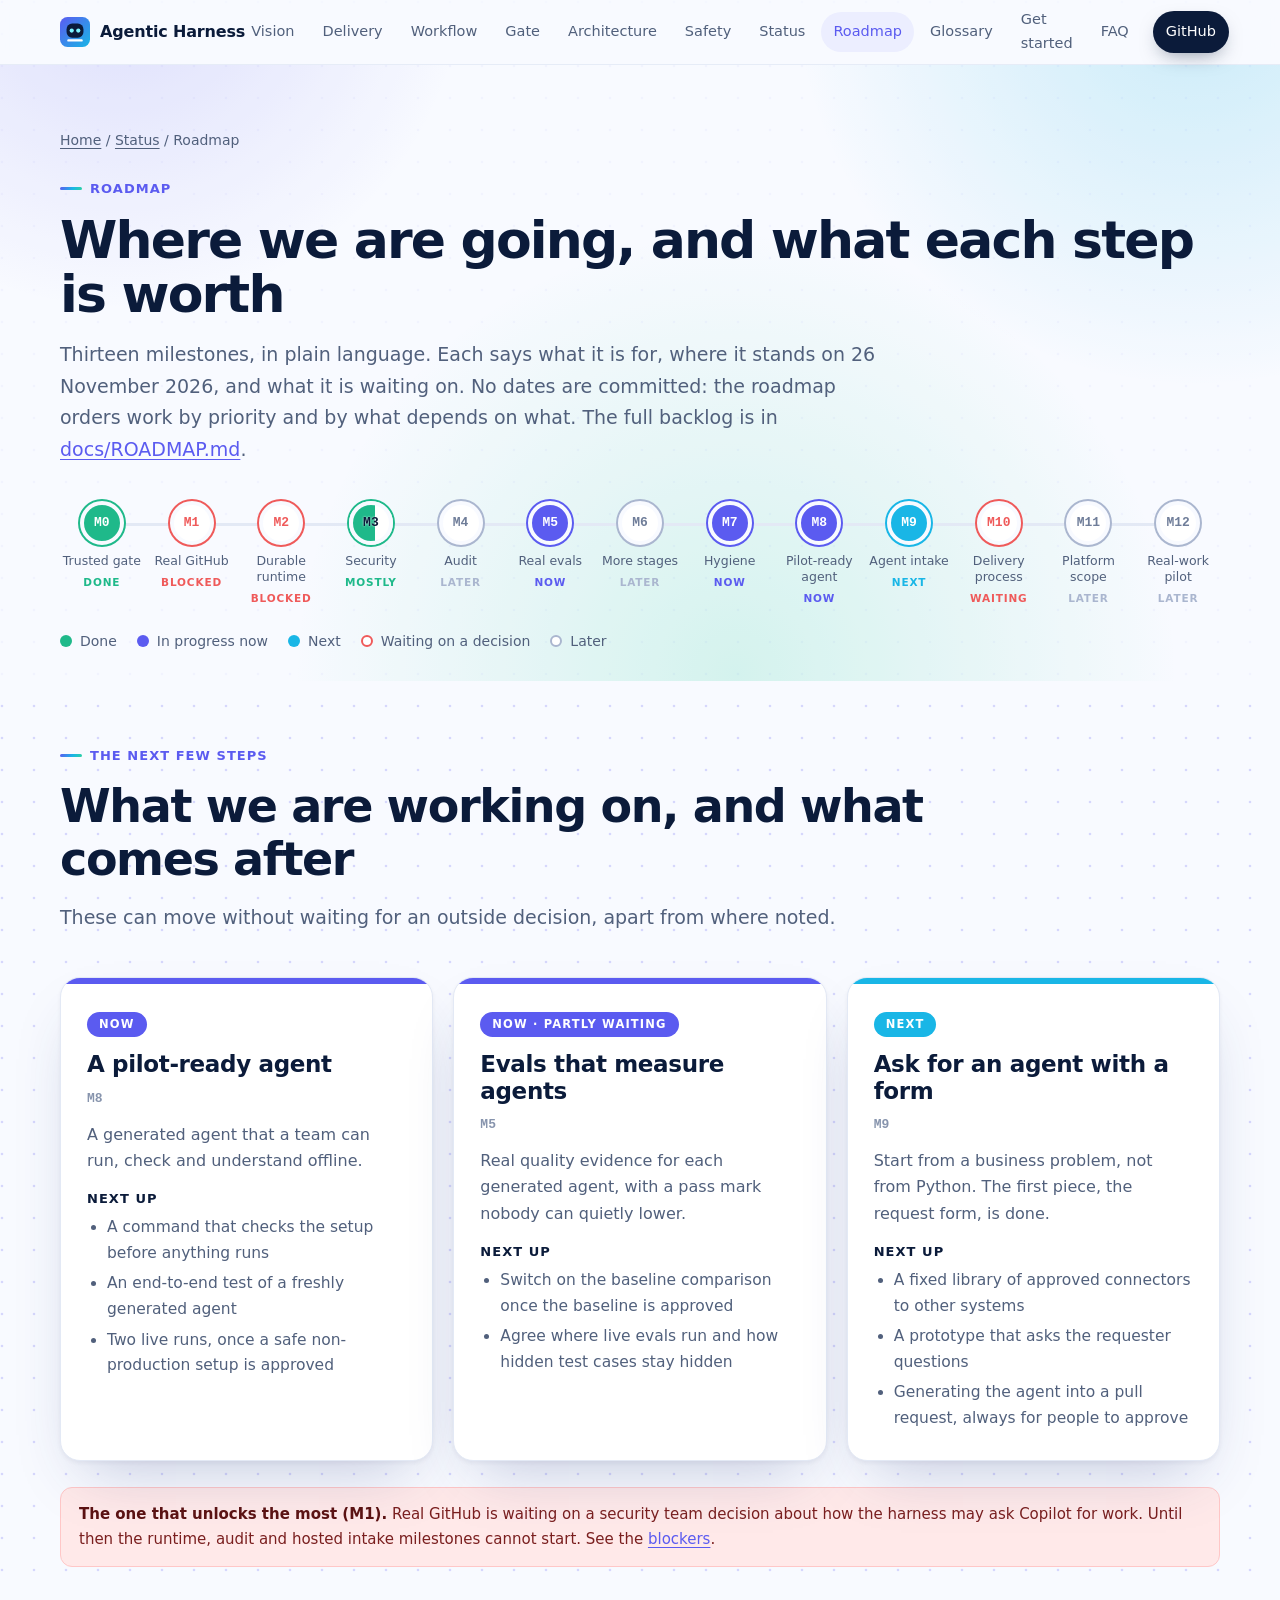
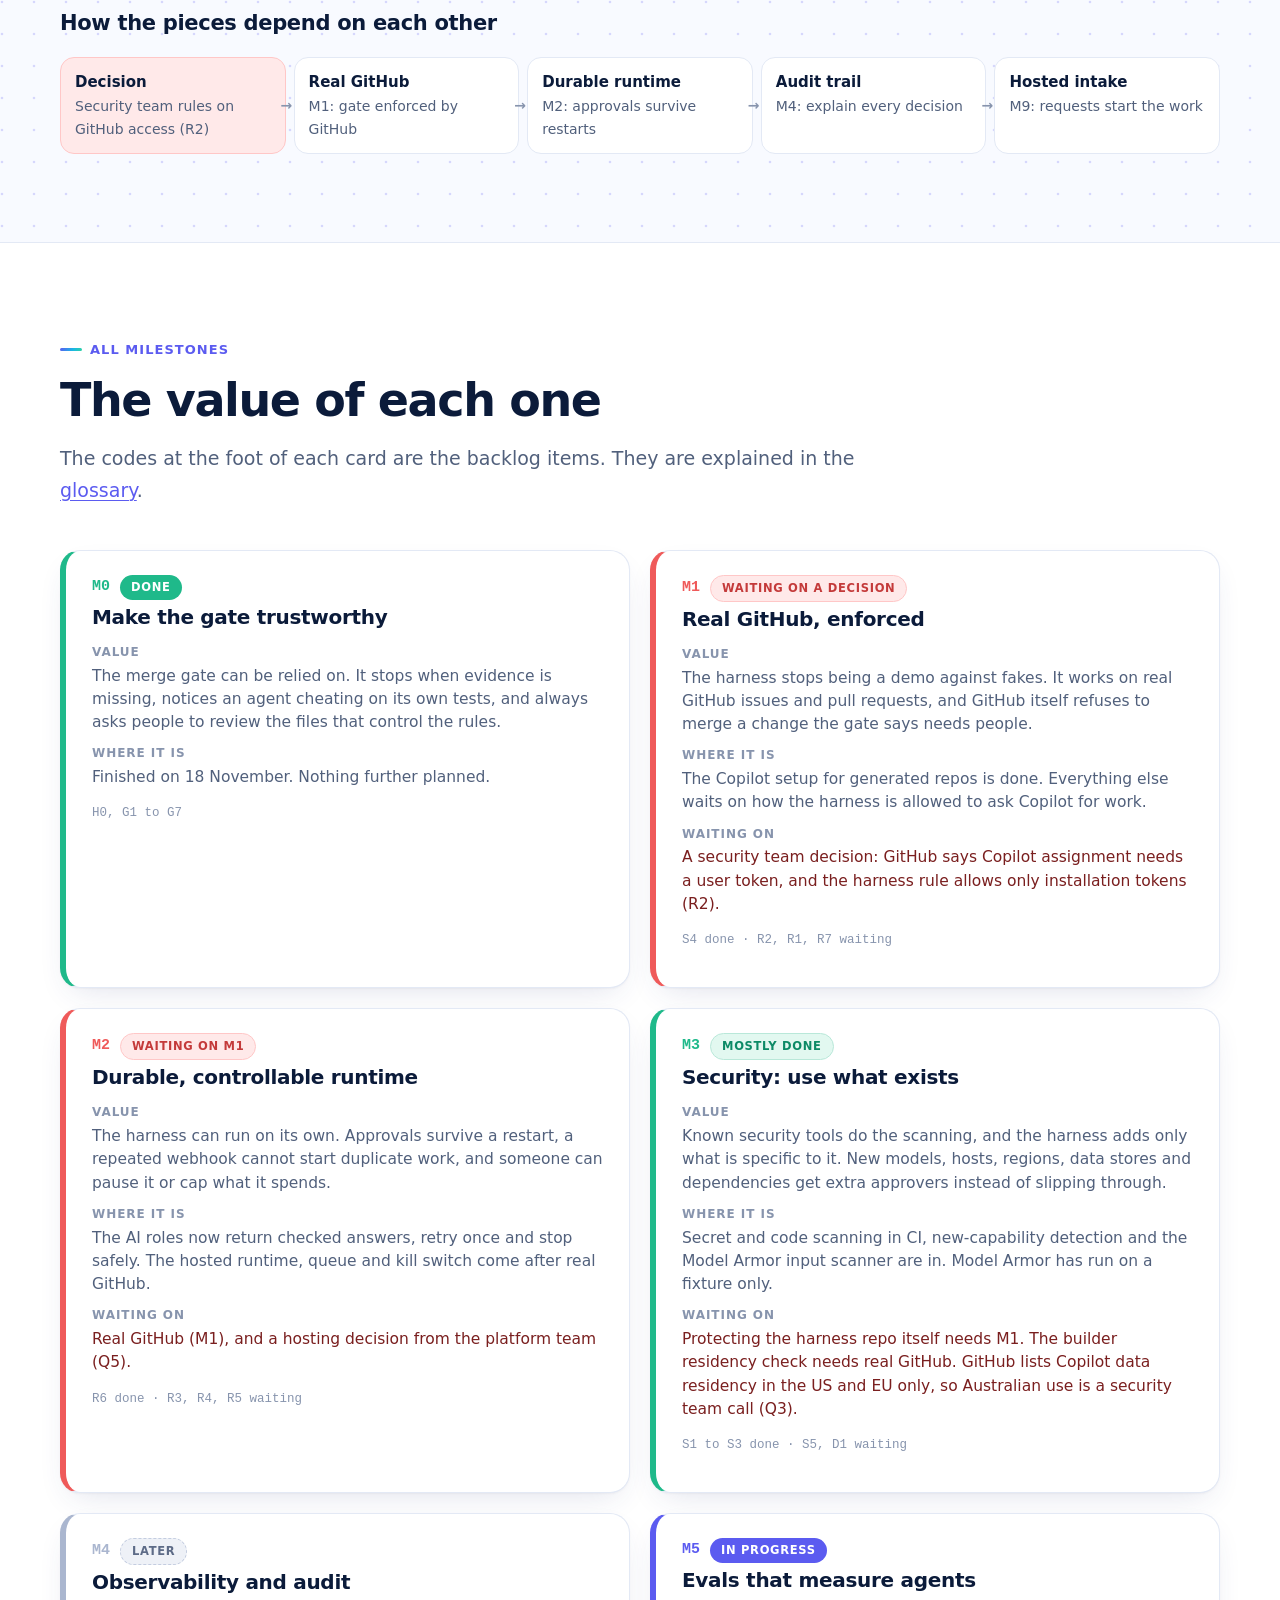
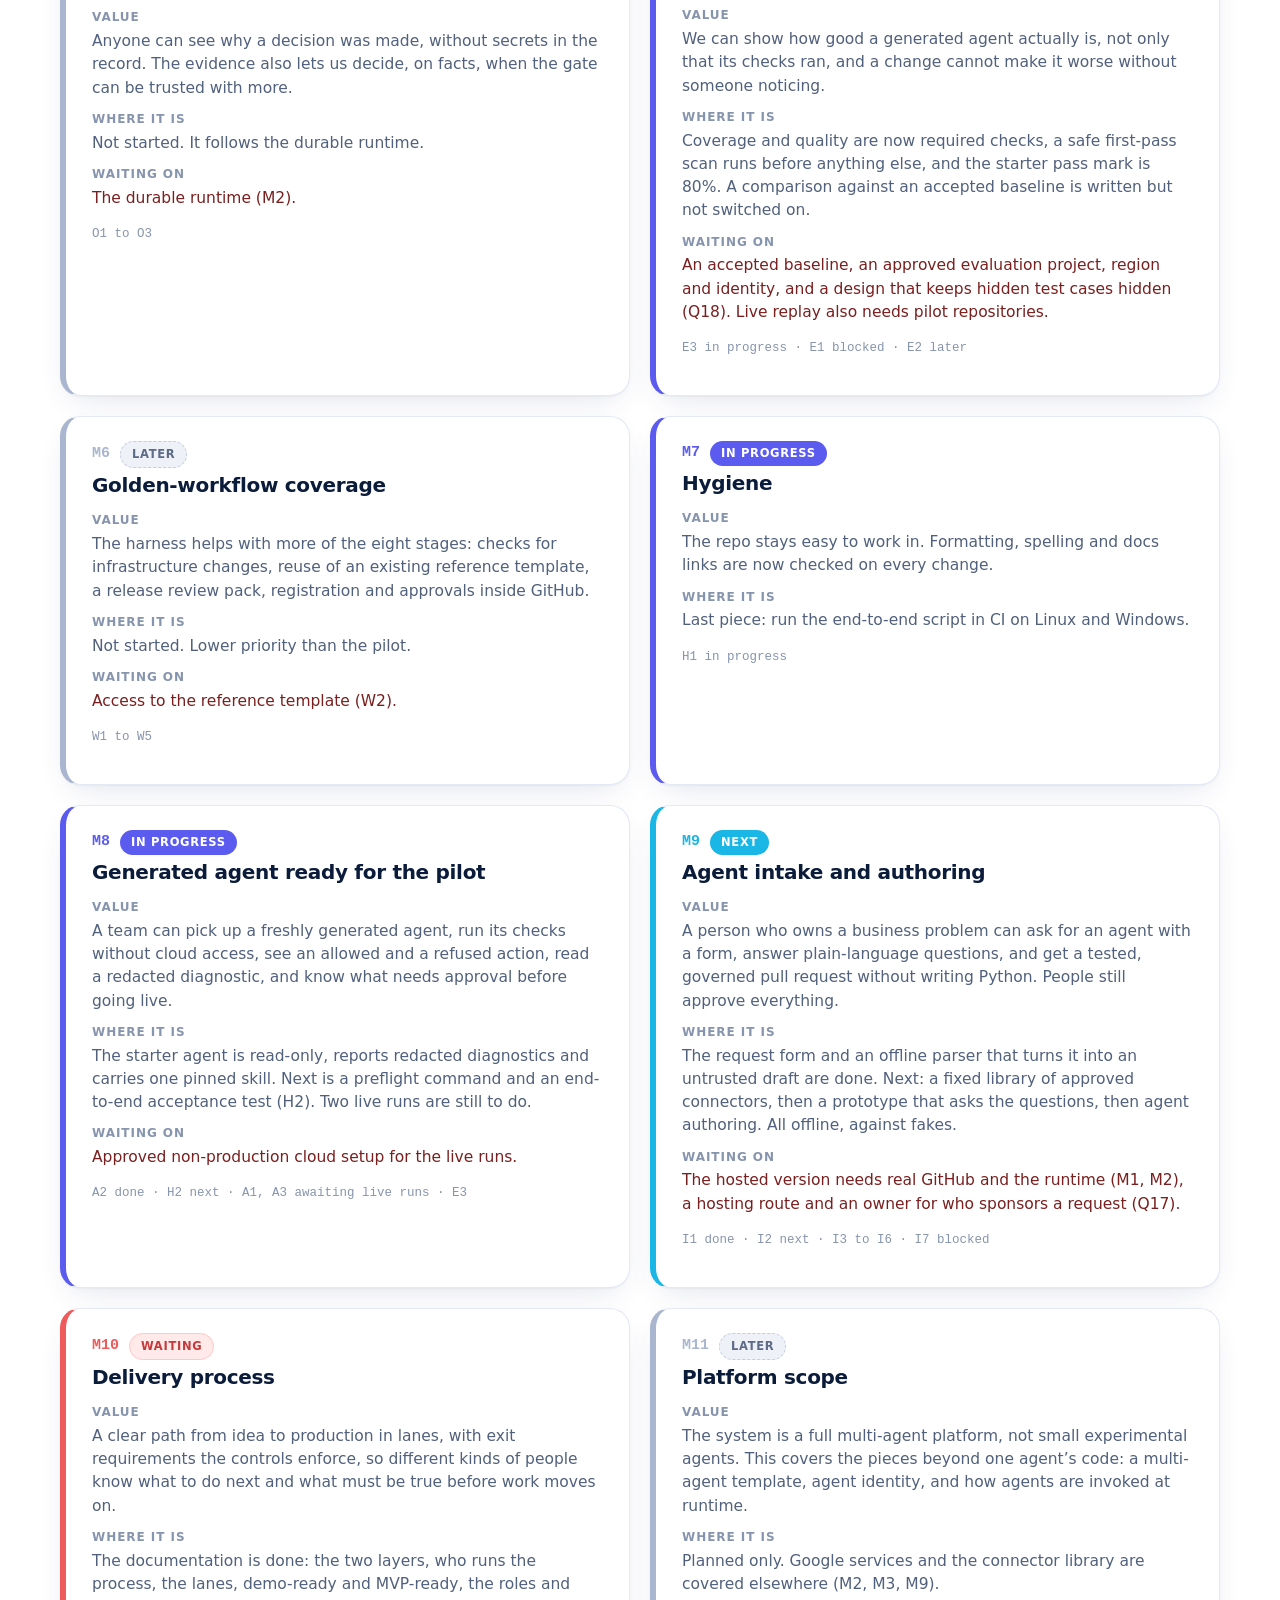
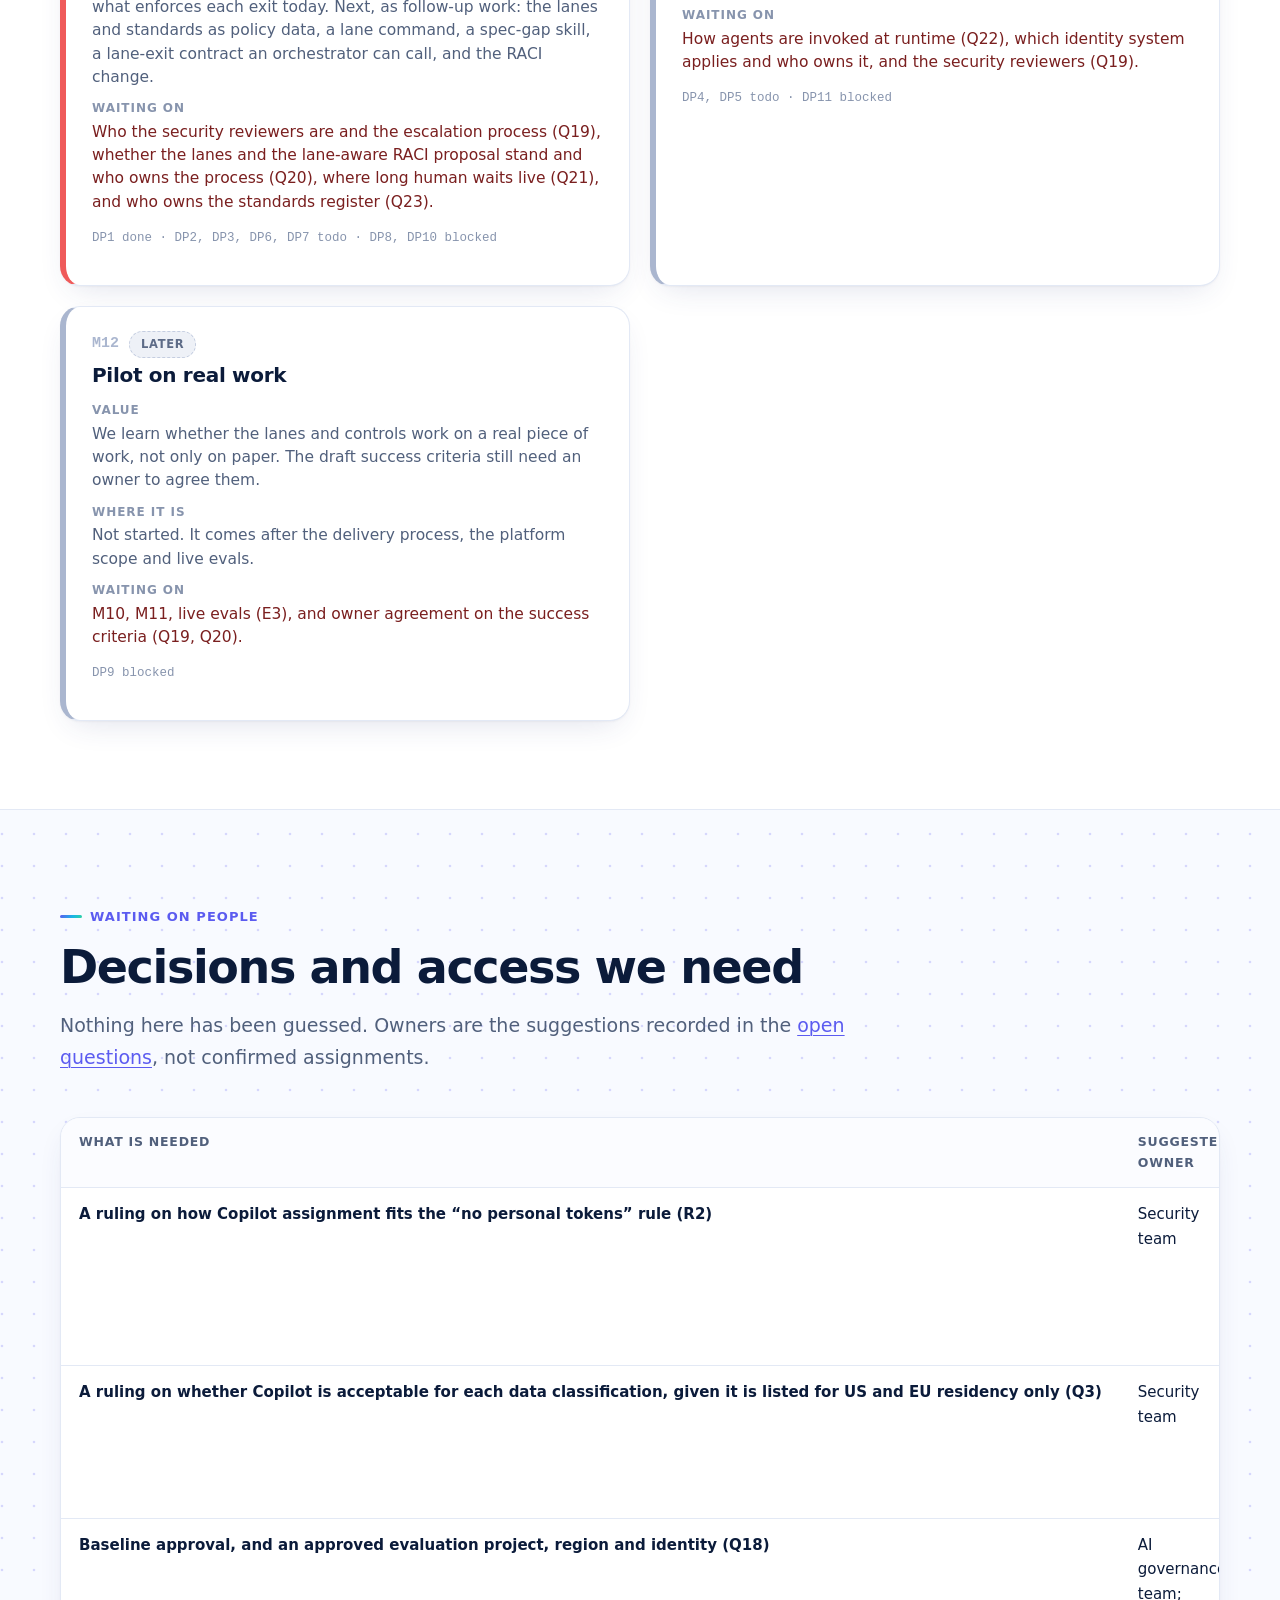
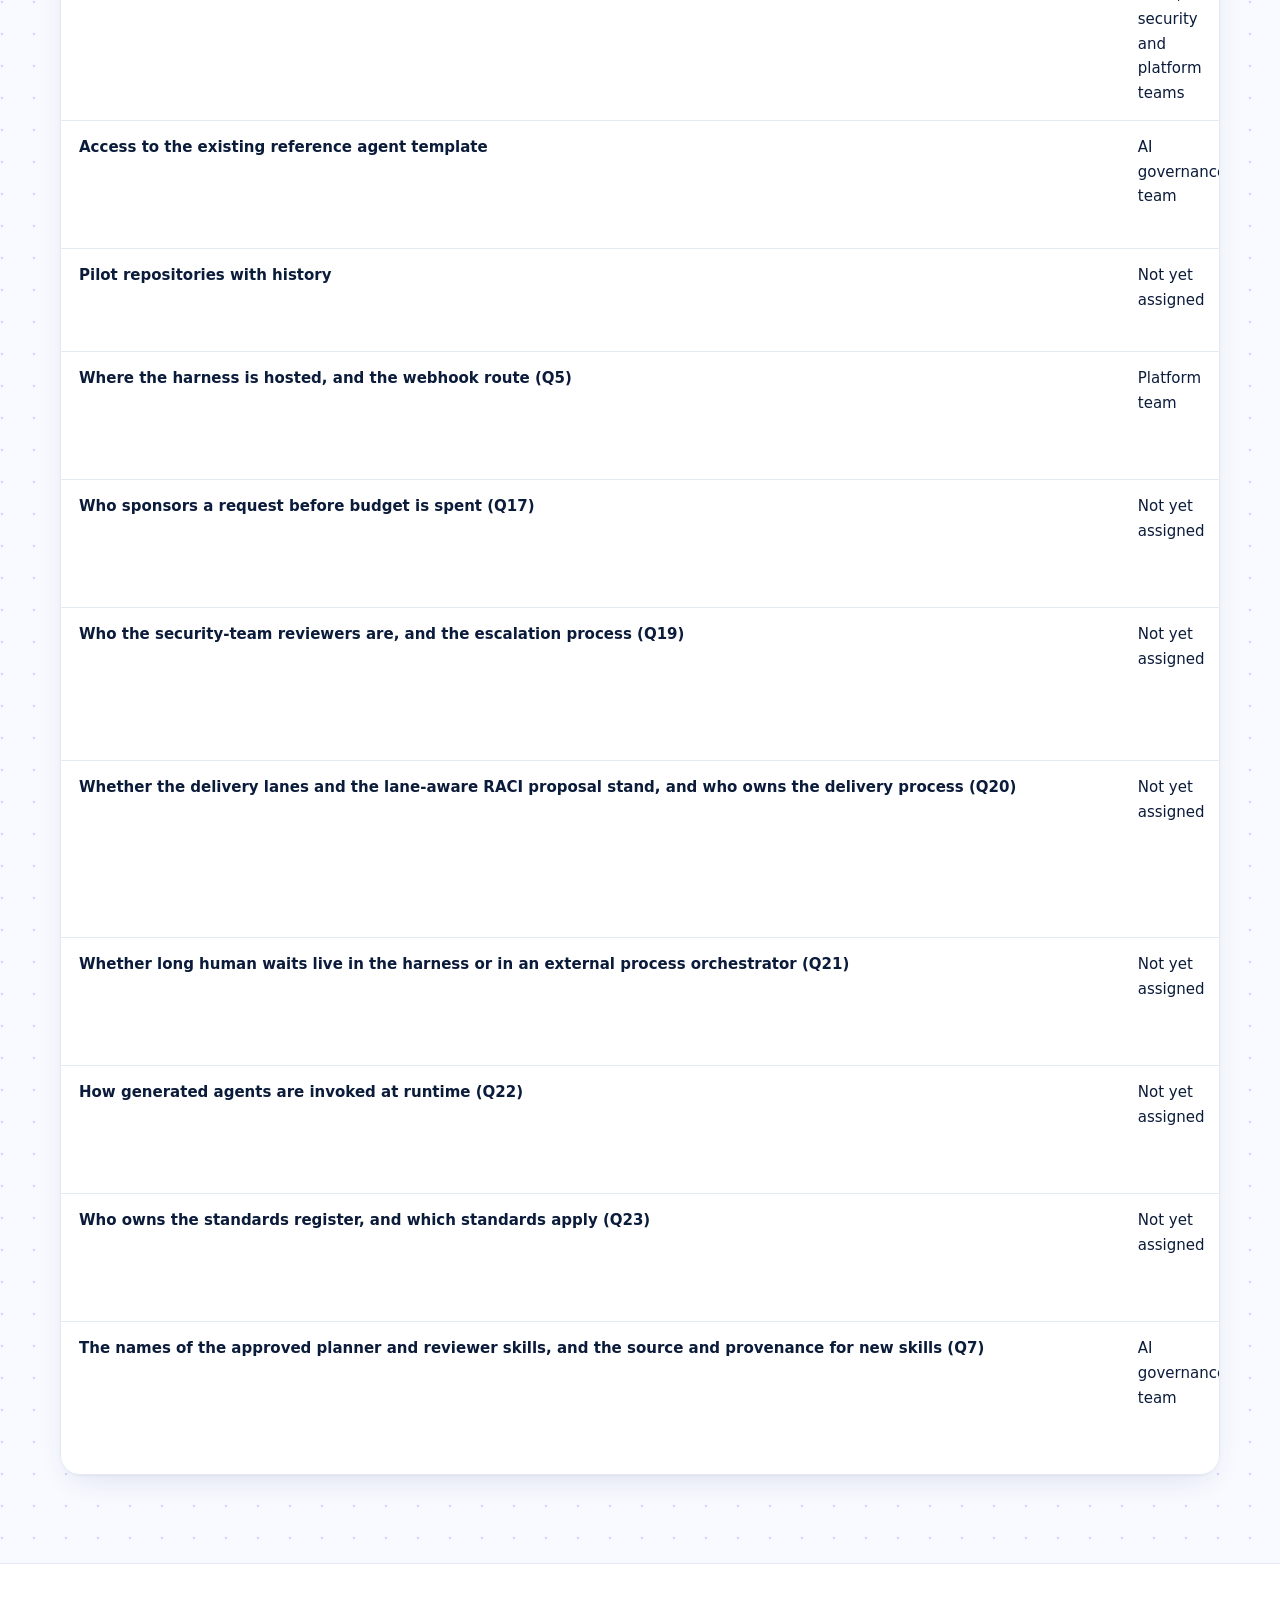
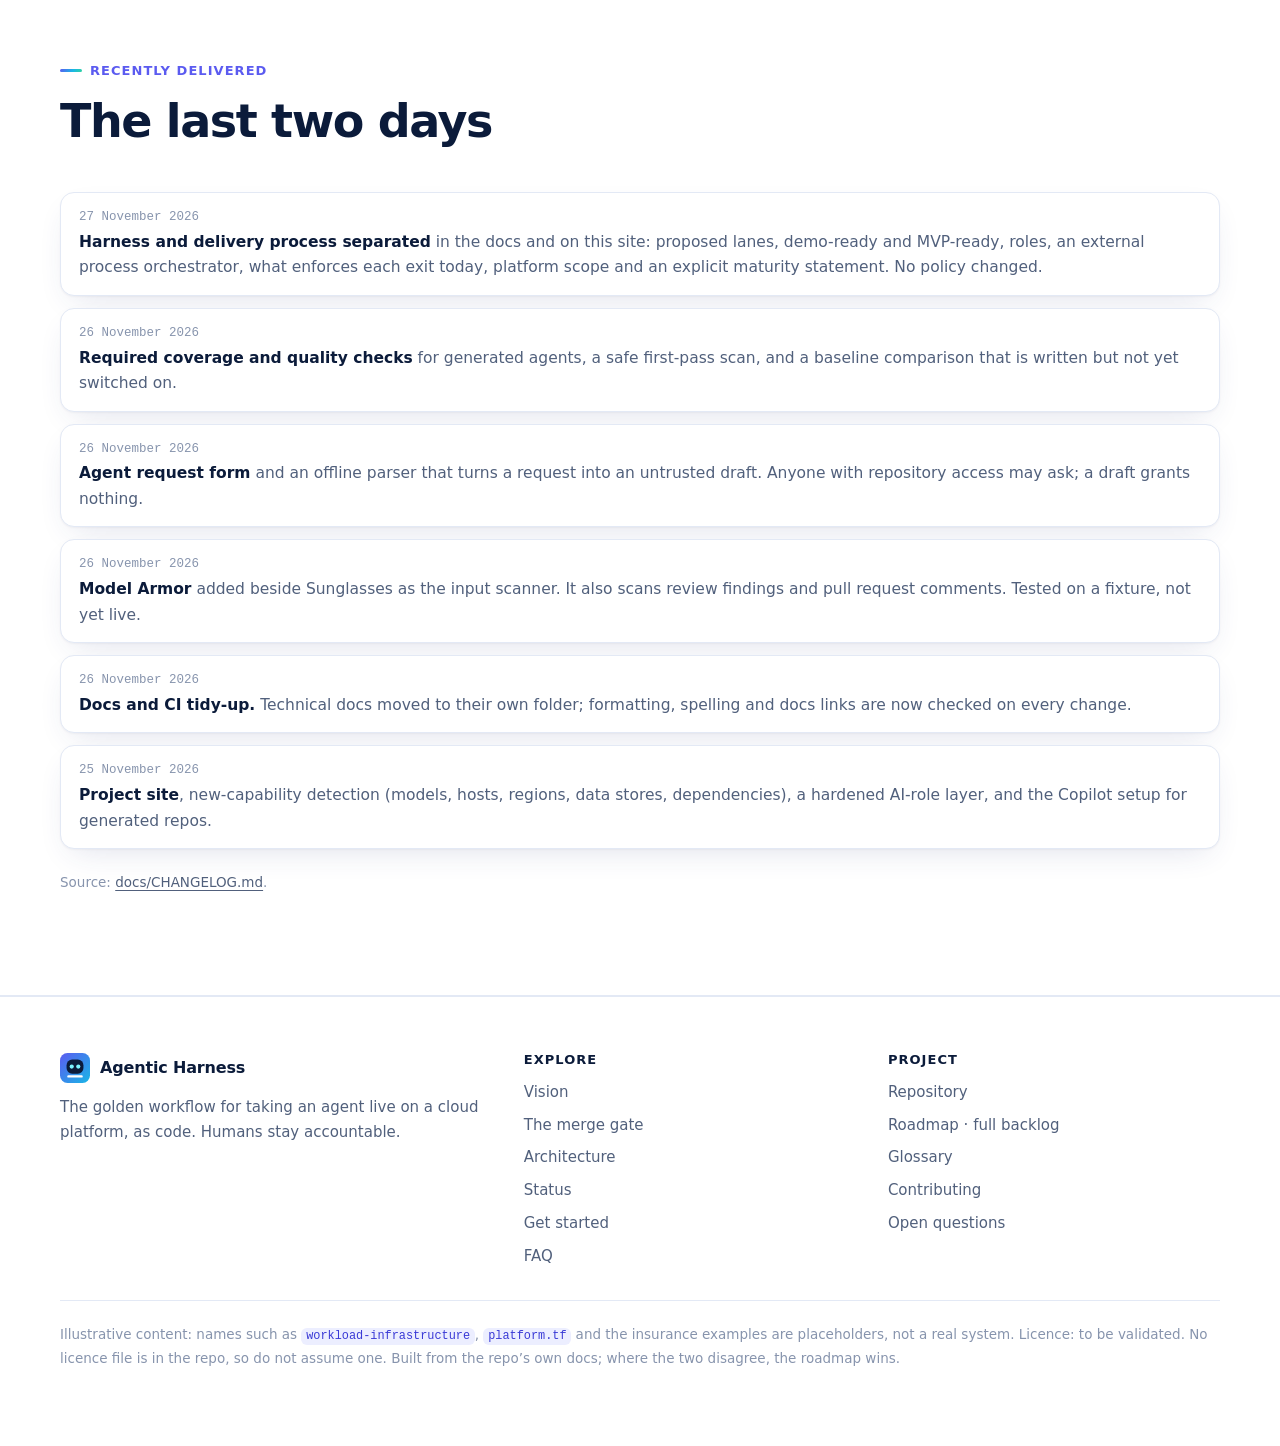
<file: site/roadmap.html>
<!doctype html>
<html lang="en-AU">
<head>
<meta charset="utf-8">
<meta name="viewport" content="width=device-width, initial-scale=1">
<title>Roadmap · Agentic Harness Demo</title>
<meta name="description" content="What each Agentic Harness milestone is worth, where it stands, what is next and what is waiting on a decision.">
<meta property="og:title" content="Roadmap · Agentic Harness Demo">
<meta property="og:description" content="What each Agentic Harness milestone is worth, where it stands, what is next and what is waiting on a decision.">
<meta property="og:type" content="website">
<meta name="theme-color" content="#f8faff">
<link rel="icon" type="image/svg+xml" href="assets/img/favicon.svg">
<link rel="stylesheet" href="assets/css/styles.css">
<script defer src="assets/js/main.js"></script>
</head>
<body>
<a class="skip" href="#main">Skip to content</a>

<svg width="0" height="0" style="position:absolute" aria-hidden="true" focusable="false">
  <defs>
    <symbol id="i-arrow" viewBox="0 0 24 24" fill="none" stroke="currentColor" stroke-width="2" stroke-linecap="round" stroke-linejoin="round"><path d="M5 12h14M13 6l6 6-6 6"/></symbol>
  </defs>
</svg>

<header class="nav">
  <div class="wrap">
    <a class="brand" href="index.html#top"><img src="assets/img/favicon.svg" alt="" width="30" height="30">Agentic Harness</a>
    <button class="menu-toggle" aria-expanded="false" aria-controls="nav-links">Menu</button>
    <nav class="nav-links" id="nav-links" aria-label="Primary">
      <a href="index.html#vision">Vision</a>
      <a href="index.html#delivery">Delivery</a>
      <a href="index.html#how">Workflow</a>
      <a href="index.html#gate">Gate</a>
      <a href="index.html#architecture">Architecture</a>
      <a href="index.html#safety">Safety</a>
      <a href="index.html#status">Status</a>
      <a href="roadmap.html" aria-current="page">Roadmap</a>
      <a href="glossary.html">Glossary</a>
      <a href="index.html#start">Get started</a>
      <a href="index.html#faq">FAQ</a>
      <a class="btn btn-primary btn-sm" href="https://github.com/phermens-slalom/agentic-harness-demo">GitHub</a>
    </nav>
  </div>
</header>

<main id="main">
<div class="page-head">
  <div class="wrap">
    <div class="crumbs"><a href="index.html">Home</a> / <a href="index.html#status">Status</a> / Roadmap</div>
    <div class="eyebrow">Roadmap</div>
    <h1>Where we are going, and what each step is worth</h1>
    <p class="lede">Thirteen milestones, in plain language. Each says what it is for, where it stands on 26 November 2026, and what it is waiting on. No dates are committed: the roadmap orders work by priority and by what depends on what. The full backlog is in <a href="https://github.com/phermens-slalom/agentic-harness-demo/blob/main/docs/ROADMAP.md">docs/ROADMAP.md</a>.</p>
    <div class="track" role="list" aria-label="Milestones in order"><a class="tk st-done" href="#m0"><span class="c">M0</span><small>Trusted gate</small><span class="tag">DONE</span></a><a class="tk st-blocked" href="#m1"><span class="c">M1</span><small>Real GitHub</small><span class="tag">BLOCKED</span></a><a class="tk st-blocked" href="#m2"><span class="c">M2</span><small>Durable runtime</small><span class="tag">BLOCKED</span></a><a class="tk st-mostly" href="#m3"><span class="c">M3</span><small>Security</small><span class="tag">MOSTLY</span></a><a class="tk st-later" href="#m4"><span class="c">M4</span><small>Audit</small><span class="tag">LATER</span></a><a class="tk st-now" href="#m5"><span class="c">M5</span><small>Real evals</small><span class="tag">NOW</span></a><a class="tk st-later" href="#m6"><span class="c">M6</span><small>More stages</small><span class="tag">LATER</span></a><a class="tk st-now" href="#m7"><span class="c">M7</span><small>Hygiene</small><span class="tag">NOW</span></a><a class="tk st-now" href="#m8"><span class="c">M8</span><small>Pilot-ready agent</small><span class="tag">NOW</span></a><a class="tk st-next" href="#m9"><span class="c">M9</span><small>Agent intake</small><span class="tag">NEXT</span></a><a class="tk st-blocked" href="#m10"><span class="c">M10</span><small>Delivery process</small><span class="tag">WAITING</span></a><a class="tk st-later" href="#m11"><span class="c">M11</span><small>Platform scope</small><span class="tag">LATER</span></a><a class="tk st-later" href="#m12"><span class="c">M12</span><small>Real-work pilot</small><span class="tag">LATER</span></a></div>
    <div class="tk-legend">
      <span class="st-done"><i></i>Done</span><span class="st-now"><i></i>In progress now</span><span class="st-next"><i></i>Next</span>
      <span class="st-blocked"><i class="hollow"></i>Waiting on a decision</span><span class="st-later"><i class="hollow"></i>Later</span>
    </div>
  </div>
</div>

<section style="padding-top:56px">
  <div class="wrap">
    <div class="section-head reveal">
      <div class="eyebrow">The next few steps</div>
      <h2>What we are working on, and what comes after</h2>
      <p class="lede">These can move without waiting for an outside decision, apart from where noted.</p>
    </div>
    <div class="focus">
      <article class="fcard st-now reveal">
        <span class="ribbon">NOW</span>
        <h3>A pilot-ready agent</h3><span class="code">M8</span>
        <p>A generated agent that a team can run, check and understand offline.</p>
        <h4>Next up</h4>
        <ul><li>A command that checks the setup before anything runs</li><li>An end-to-end test of a freshly generated agent</li><li>Two live runs, once a safe non-production setup is approved</li></ul>
      </article>
      <article class="fcard st-now reveal">
        <span class="ribbon">NOW · PARTLY WAITING</span>
        <h3>Evals that measure agents</h3><span class="code">M5</span>
        <p>Real quality evidence for each generated agent, with a pass mark nobody can quietly lower.</p>
        <h4>Next up</h4>
        <ul><li>Switch on the baseline comparison once the baseline is approved</li><li>Agree where live evals run and how hidden test cases stay hidden</li></ul>
      </article>
      <article class="fcard st-next reveal">
        <span class="ribbon">NEXT</span>
        <h3>Ask for an agent with a form</h3><span class="code">M9</span>
        <p>Start from a business problem, not from Python. The first piece, the request form, is done.</p>
        <h4>Next up</h4>
        <ul><li>A fixed library of approved connectors to other systems</li><li>A prototype that asks the requester questions</li><li>Generating the agent into a pull request, always for people to approve</li></ul>
      </article>
    </div>
    <div class="note blocker reveal" style="margin-top:26px"><strong>The one that unlocks the most (M1).</strong> Real GitHub is waiting on a security team decision about how the harness may ask Copilot for work. Until then the runtime, audit and hosted intake milestones cannot start. See the <a href="index.html#status">blockers</a>.</div>
    <h3 style="margin:44px 0 6px">How the pieces depend on each other</h3>
    <div class="chain reveal">
      <div class="stop"><b>Decision</b>Security team rules on GitHub access (R2)</div>
      <div><b>Real GitHub</b>M1: gate enforced by GitHub</div>
      <div><b>Durable runtime</b>M2: approvals survive restarts</div>
      <div><b>Audit trail</b>M4: explain every decision</div>
      <div><b>Hosted intake</b>M9: requests start the work</div>
    </div>
  </div>
</section>

<section class="alt" id="milestones">
  <div class="wrap">
    <div class="section-head reveal">
      <div class="eyebrow">All milestones</div>
      <h2>The value of each one</h2>
      <p class="lede">The codes at the foot of each card are the backlog items. They are explained in the <a href="glossary.html#roadmap-codes">glossary</a>.</p>
    </div>
    <div class="ms-grid">
<article class="msc st-done reveal" id="m0">
  <div class="top"><span class="code">M0</span><span class="sbadge st-done">DONE</span></div>
  <h3>Make the gate trustworthy</h3>
  <dl><div><dt>Value</dt><dd>The merge gate can be relied on. It stops when evidence is missing, notices an agent cheating on its own tests, and always asks people to review the files that control the rules.</dd></div><div><dt>Where it is</dt><dd>Finished on 18 November. Nothing further planned.</dd></div></dl>
  <p class="refs">H0, G1 to G7</p>
</article>
<article class="msc st-blocked reveal" id="m1">
  <div class="top"><span class="code">M1</span><span class="sbadge st-blocked">WAITING ON A DECISION</span></div>
  <h3>Real GitHub, enforced</h3>
  <dl><div><dt>Value</dt><dd>The harness stops being a demo against fakes. It works on real GitHub issues and pull requests, and GitHub itself refuses to merge a change the gate says needs people.</dd></div><div><dt>Where it is</dt><dd>The Copilot setup for generated repos is done. Everything else waits on how the harness is allowed to ask Copilot for work.</dd></div><div><dt>Waiting on</dt><dd class="wait">A security team decision: GitHub says Copilot assignment needs a user token, and the harness rule allows only installation tokens (R2).</dd></div></dl>
  <p class="refs">S4 done · R2, R1, R7 waiting</p>
</article>
<article class="msc st-blocked reveal" id="m2">
  <div class="top"><span class="code">M2</span><span class="sbadge st-blocked">WAITING ON M1</span></div>
  <h3>Durable, controllable runtime</h3>
  <dl><div><dt>Value</dt><dd>The harness can run on its own. Approvals survive a restart, a repeated webhook cannot start duplicate work, and someone can pause it or cap what it spends.</dd></div><div><dt>Where it is</dt><dd>The AI roles now return checked answers, retry once and stop safely. The hosted runtime, queue and kill switch come after real GitHub.</dd></div><div><dt>Waiting on</dt><dd class="wait">Real GitHub (M1), and a hosting decision from the platform team (Q5).</dd></div></dl>
  <p class="refs">R6 done · R3, R4, R5 waiting</p>
</article>
<article class="msc st-mostly reveal" id="m3">
  <div class="top"><span class="code">M3</span><span class="sbadge st-mostly">MOSTLY DONE</span></div>
  <h3>Security: use what exists</h3>
  <dl><div><dt>Value</dt><dd>Known security tools do the scanning, and the harness adds only what is specific to it. New models, hosts, regions, data stores and dependencies get extra approvers instead of slipping through.</dd></div><div><dt>Where it is</dt><dd>Secret and code scanning in CI, new-capability detection and the Model Armor input scanner are in. Model Armor has run on a fixture only.</dd></div><div><dt>Waiting on</dt><dd class="wait">Protecting the harness repo itself needs M1. The builder residency check needs real GitHub. GitHub lists Copilot data residency in the US and EU only, so Australian use is a security team call (Q3).</dd></div></dl>
  <p class="refs">S1 to S3 done · S5, D1 waiting</p>
</article>
<article class="msc st-later reveal" id="m4">
  <div class="top"><span class="code">M4</span><span class="sbadge st-later">LATER</span></div>
  <h3>Observability and audit</h3>
  <dl><div><dt>Value</dt><dd>Anyone can see why a decision was made, without secrets in the record. The evidence also lets us decide, on facts, when the gate can be trusted with more.</dd></div><div><dt>Where it is</dt><dd>Not started. It follows the durable runtime.</dd></div><div><dt>Waiting on</dt><dd class="wait">The durable runtime (M2).</dd></div></dl>
  <p class="refs">O1 to O3</p>
</article>
<article class="msc st-now reveal" id="m5">
  <div class="top"><span class="code">M5</span><span class="sbadge st-now">IN PROGRESS</span></div>
  <h3>Evals that measure agents</h3>
  <dl><div><dt>Value</dt><dd>We can show how good a generated agent actually is, not only that its checks ran, and a change cannot make it worse without someone noticing.</dd></div><div><dt>Where it is</dt><dd>Coverage and quality are now required checks, a safe first-pass scan runs before anything else, and the starter pass mark is 80%. A comparison against an accepted baseline is written but not switched on.</dd></div><div><dt>Waiting on</dt><dd class="wait">An accepted baseline, an approved evaluation project, region and identity, and a design that keeps hidden test cases hidden (Q18). Live replay also needs pilot repositories.</dd></div></dl>
  <p class="refs">E3 in progress · E1 blocked · E2 later</p>
</article>
<article class="msc st-later reveal" id="m6">
  <div class="top"><span class="code">M6</span><span class="sbadge st-later">LATER</span></div>
  <h3>Golden-workflow coverage</h3>
  <dl><div><dt>Value</dt><dd>The harness helps with more of the eight stages: checks for infrastructure changes, reuse of an existing reference template, a release review pack, registration and approvals inside GitHub.</dd></div><div><dt>Where it is</dt><dd>Not started. Lower priority than the pilot.</dd></div><div><dt>Waiting on</dt><dd class="wait">Access to the reference template (W2).</dd></div></dl>
  <p class="refs">W1 to W5</p>
</article>
<article class="msc st-now reveal" id="m7">
  <div class="top"><span class="code">M7</span><span class="sbadge st-now">IN PROGRESS</span></div>
  <h3>Hygiene</h3>
  <dl><div><dt>Value</dt><dd>The repo stays easy to work in. Formatting, spelling and docs links are now checked on every change.</dd></div><div><dt>Where it is</dt><dd>Last piece: run the end-to-end script in CI on Linux and Windows.</dd></div></dl>
  <p class="refs">H1 in progress</p>
</article>
<article class="msc st-now reveal" id="m8">
  <div class="top"><span class="code">M8</span><span class="sbadge st-now">IN PROGRESS</span></div>
  <h3>Generated agent ready for the pilot</h3>
  <dl><div><dt>Value</dt><dd>A team can pick up a freshly generated agent, run its checks without cloud access, see an allowed and a refused action, read a redacted diagnostic, and know what needs approval before going live.</dd></div><div><dt>Where it is</dt><dd>The starter agent is read-only, reports redacted diagnostics and carries one pinned skill. Next is a preflight command and an end-to-end acceptance test (H2). Two live runs are still to do.</dd></div><div><dt>Waiting on</dt><dd class="wait">Approved non-production cloud setup for the live runs.</dd></div></dl>
  <p class="refs">A2 done · H2 next · A1, A3 awaiting live runs · E3</p>
</article>
<article class="msc st-next reveal" id="m9">
  <div class="top"><span class="code">M9</span><span class="sbadge st-next">NEXT</span></div>
  <h3>Agent intake and authoring</h3>
  <dl><div><dt>Value</dt><dd>A person who owns a business problem can ask for an agent with a form, answer plain-language questions, and get a tested, governed pull request without writing Python. People still approve everything.</dd></div><div><dt>Where it is</dt><dd>The request form and an offline parser that turns it into an untrusted draft are done. Next: a fixed library of approved connectors, then a prototype that asks the questions, then agent authoring. All offline, against fakes.</dd></div><div><dt>Waiting on</dt><dd class="wait">The hosted version needs real GitHub and the runtime (M1, M2), a hosting route and an owner for who sponsors a request (Q17).</dd></div></dl>
  <p class="refs">I1 done · I2 next · I3 to I6 · I7 blocked</p>
</article>
<article class="msc st-blocked reveal" id="m10">
  <div class="top"><span class="code">M10</span><span class="sbadge st-blocked">WAITING</span></div>
  <h3>Delivery process</h3>
  <dl><div><dt>Value</dt><dd>A clear path from idea to production in lanes, with exit requirements the controls enforce, so different kinds of people know what to do next and what must be true before work moves on.</dd></div><div><dt>Where it is</dt><dd>The documentation is done: the two layers, who runs the process, the lanes, demo-ready and MVP-ready, the roles and what enforces each exit today. Next, as follow-up work: the lanes and standards as policy data, a lane command, a spec-gap skill, a lane-exit contract an orchestrator can call, and the RACI change.</dd></div><div><dt>Waiting on</dt><dd class="wait">Who the security reviewers are and the escalation process (Q19), whether the lanes and the lane-aware RACI proposal stand and who owns the process (Q20), where long human waits live (Q21), and who owns the standards register (Q23).</dd></div></dl>
  <p class="refs">DP1 done · DP2, DP3, DP6, DP7 todo · DP8, DP10 blocked</p>
</article>
<article class="msc st-later reveal" id="m11">
  <div class="top"><span class="code">M11</span><span class="sbadge st-later">LATER</span></div>
  <h3>Platform scope</h3>
  <dl><div><dt>Value</dt><dd>The system is a full multi-agent platform, not small experimental agents. This covers the pieces beyond one agent’s code: a multi-agent template, agent identity, and how agents are invoked at runtime.</dd></div><div><dt>Where it is</dt><dd>Planned only. Google services and the connector library are covered elsewhere (M2, M3, M9).</dd></div><div><dt>Waiting on</dt><dd class="wait">How agents are invoked at runtime (Q22), which identity system applies and who owns it, and the security reviewers (Q19).</dd></div></dl>
  <p class="refs">DP4, DP5 todo · DP11 blocked</p>
</article>
<article class="msc st-later reveal" id="m12">
  <div class="top"><span class="code">M12</span><span class="sbadge st-later">LATER</span></div>
  <h3>Pilot on real work</h3>
  <dl><div><dt>Value</dt><dd>We learn whether the lanes and controls work on a real piece of work, not only on paper. The draft success criteria still need an owner to agree them.</dd></div><div><dt>Where it is</dt><dd>Not started. It comes after the delivery process, the platform scope and live evals.</dd></div><div><dt>Waiting on</dt><dd class="wait">M10, M11, live evals (E3), and owner agreement on the success criteria (Q19, Q20).</dd></div></dl>
  <p class="refs">DP9 blocked</p>
</article>
    </div>
  </div>
</section>

<section>
  <div class="wrap">
    <div class="section-head reveal">
      <div class="eyebrow">Waiting on people</div>
      <h2>Decisions and access we need</h2>
      <p class="lede">Nothing here has been guessed. Owners are the suggestions recorded in the <a href="https://github.com/phermens-slalom/agentic-harness-demo/blob/main/docs/OPEN_QUESTIONS.md">open questions</a>, not confirmed assignments.</p>
    </div>
    <div class="tbl-wrap reveal"><table class="tbl">
      <thead><tr><th>What is needed</th><th>Suggested owner</th><th>It unlocks</th></tr></thead>
      <tbody>
        <tr><td>A ruling on how Copilot assignment fits the “no personal tokens” rule (R2)</td><td>Security team</td><td>M1, and through it M2, M4 and the hosted part of M9</td></tr>
        <tr><td>A ruling on whether Copilot is acceptable for each data classification, given it is listed for US and EU residency only (Q3)</td><td>Security team</td><td>The builder residency check in M3</td></tr>
        <tr><td>Baseline approval, and an approved evaluation project, region and identity (Q18)</td><td>AI governance team; security and platform teams</td><td>Live evals in M5</td></tr>
        <tr><td>Access to the existing reference agent template</td><td>AI governance team</td><td>The template work in M6</td></tr>
        <tr><td>Pilot repositories with history</td><td>Not yet assigned</td><td>Live eval replay in M5</td></tr>
        <tr><td>Where the harness is hosted, and the webhook route (Q5)</td><td>Platform team</td><td>The durable runtime in M2</td></tr>
        <tr><td>Who sponsors a request before budget is spent (Q17)</td><td>Not yet assigned</td><td>The hosted trigger in M9</td></tr>
        <tr><td>Who the security-team reviewers are, and the escalation process (Q19)</td><td>Not yet assigned</td><td>Tier-3 approvals, and the pilot in M12</td></tr>
        <tr><td>Whether the delivery lanes and the lane-aware RACI proposal stand, and who owns the delivery process (Q20)</td><td>Not yet assigned</td><td>Lane policy files in M10 and the pilot in M12</td></tr>
        <tr><td>Whether long human waits live in the harness or in an external process orchestrator (Q21)</td><td>Not yet assigned</td><td>The lane-exit contract in M10</td></tr>
        <tr><td>How generated agents are invoked at runtime (Q22)</td><td>Not yet assigned</td><td>The platform scope in M11</td></tr>
        <tr><td>Who owns the standards register, and which standards apply (Q23)</td><td>Not yet assigned</td><td>The standards policy file in M10</td></tr>
        <tr><td>The names of the approved planner and reviewer skills, and the source and provenance for new skills (Q7)</td><td>AI governance team</td><td>Pinned skills, and the spec-gap skill in M10</td></tr>
      </tbody></table></div>
  </div>
</section>

<section class="alt">
  <div class="wrap">
    <div class="section-head reveal">
      <div class="eyebrow">Recently delivered</div>
      <h2>The last two days</h2>
    </div>
    <ul class="recent">
      <li><time>27 November 2026</time><b>Harness and delivery process separated</b> in the docs and on this site: proposed lanes, demo-ready and MVP-ready, roles, an external process orchestrator, what enforces each exit today, platform scope and an explicit maturity statement. No policy changed.</li>
      <li><time>26 November 2026</time><b>Required coverage and quality checks</b> for generated agents, a safe first-pass scan, and a baseline comparison that is written but not yet switched on.</li>
      <li><time>26 November 2026</time><b>Agent request form</b> and an offline parser that turns a request into an untrusted draft. Anyone with repository access may ask; a draft grants nothing.</li>
      <li><time>26 November 2026</time><b>Model Armor</b> added beside Sunglasses as the input scanner. It also scans review findings and pull request comments. Tested on a fixture, not yet live.</li>
      <li><time>26 November 2026</time><b>Docs and CI tidy-up.</b> Technical docs moved to their own folder; formatting, spelling and docs links are now checked on every change.</li>
      <li><time>25 November 2026</time><b>Project site</b>, new-capability detection (models, hosts, regions, data stores, dependencies), a hardened AI-role layer, and the Copilot setup for generated repos.</li>
    </ul>
    <p class="src">Source: <a href="https://github.com/phermens-slalom/agentic-harness-demo/blob/main/docs/CHANGELOG.md">docs/CHANGELOG.md</a>.</p>
  </div>
</section>
</main>

<footer>
  <div class="wrap">
    <div>
      <a class="brand" href="index.html#top" style="margin-bottom:12px"><img src="assets/img/favicon.svg" alt="" width="30" height="30">Agentic Harness</a>
      <p>The golden workflow for taking an agent live on a cloud platform, as code. Humans stay accountable.</p>
    </div>
    <div>
      <h4>Explore</h4>
      <ul>
        <li><a href="index.html#vision">Vision</a></li><li><a href="index.html#gate">The merge gate</a></li><li><a href="index.html#architecture">Architecture</a></li><li><a href="index.html#status">Status</a></li><li><a href="index.html#start">Get started</a></li><li><a href="index.html#faq">FAQ</a></li>
      </ul>
    </div>
    <div>
      <h4>Project</h4>
      <ul>
        <li><a href="https://github.com/phermens-slalom/agentic-harness-demo">Repository</a></li>
        <li><a href="roadmap.html">Roadmap</a> · <a href="https://github.com/phermens-slalom/agentic-harness-demo/blob/main/docs/ROADMAP.md">full backlog</a></li>
        <li><a href="glossary.html">Glossary</a></li>
        <li><a href="https://github.com/phermens-slalom/agentic-harness-demo/blob/main/docs/CONTRIBUTING.md">Contributing</a></li>
        <li><a href="https://github.com/phermens-slalom/agentic-harness-demo/blob/main/docs/OPEN_QUESTIONS.md">Open questions</a></li>
      </ul>
    </div>
    <p class="fine">Illustrative content: names such as <code>workload-infrastructure</code>, <code>platform.tf</code> and the insurance examples are placeholders, not a real system. Licence: to be validated. No licence file is in the repo, so do not assume one. Built from the repo’s own docs; where the two disagree, the roadmap wins.</p>
  </div>
</footer>

</body>
</html>
</file>
<file: site/assets/css/styles.css>
/* Agentic Harness Demo: project site. No build step, no external requests. */
:root {
  color-scheme: light;
  --bg: #f8faff;
  --surface: #ffffff;
  --ink: #0b1b3a;
  --muted: #51607c;
  --faint: #8794ad;
  --line: #e3e9f5;
  --indigo: #5b5bf0;
  --indigo-soft: #eceeff;
  --cyan: #19b6e6;
  --cyan-soft: #e3f6fd;
  --mint: #1fb98a;
  --mint-soft: #e2f8f0;
  --amber: #e89a00;
  --amber-soft: #fff4dc;
  --coral: #ef5a5a;
  --coral-soft: #ffe9e9;
  --violet: #8b5cf6;
  --human: #e8710a;
  --human-soft: #fff1e0;
  --grad: linear-gradient(120deg, #5b5bf0 0%, #19b6e6 58%, #2fd3a0 100%);
  --radius: 20px;
  --radius-sm: 12px;
  --shadow: 0 1px 2px rgba(11, 27, 58, 0.04), 0 12px 32px -12px rgba(42, 58, 122, 0.16);
  --shadow-lg: 0 2px 4px rgba(11, 27, 58, 0.05), 0 28px 60px -24px rgba(42, 58, 122, 0.28);
  --mono: ui-monospace, "SF Mono", "Cascadia Code", Menlo, Consolas, monospace;
  --sans: "Inter", ui-sans-serif, system-ui, -apple-system, "Segoe UI", Roboto, "Helvetica Neue", Arial, sans-serif;
  --maxw: 1160px;
}

*, *::before, *::after { box-sizing: border-box; }
html { scroll-behavior: smooth; scroll-padding-top: 84px; -webkit-text-size-adjust: 100%; }
body {
  margin: 0;
  font-family: var(--sans);
  font-size: 17px;
  line-height: 1.65;
  color: var(--ink);
  background: var(--bg) url("../img/bg-dots.svg");
  -webkit-font-smoothing: antialiased;
}
img, svg { max-width: 100%; display: block; }
a { color: var(--indigo); text-underline-offset: 3px; text-decoration-thickness: 1px; }
a:hover { color: #3a3ad6; }
:focus-visible { outline: 3px solid rgba(91, 91, 240, 0.45); outline-offset: 3px; border-radius: 6px; }
code, kbd, pre { font-family: var(--mono); }
code { font-size: 0.88em; background: var(--indigo-soft); color: #3a3ad6; padding: 0.12em 0.4em; border-radius: 6px; }
h1, h2, h3, h4 { line-height: 1.15; letter-spacing: -0.02em; margin: 0; }
p { margin: 0 0 1em; }
.skip { position: absolute; left: -999px; top: 8px; background: var(--ink); color: #fff; padding: 8px 14px; border-radius: 8px; z-index: 100; }
.skip:focus { left: 12px; }
.wrap { width: min(var(--maxw), 100% - 40px); margin-inline: auto; }

/* ---------- nav ---------- */
.nav {
  position: sticky; top: 0; z-index: 50;
  background: rgba(248, 250, 255, 0.8);
  backdrop-filter: saturate(1.4) blur(14px);
  -webkit-backdrop-filter: saturate(1.4) blur(14px);
  border-bottom: 1px solid rgba(227, 233, 245, 0.8);
}
.nav .wrap { display: flex; align-items: center; gap: 24px; height: 64px; }
.brand { display: flex; align-items: center; gap: 10px; font-weight: 700; letter-spacing: -0.01em; color: var(--ink); text-decoration: none; font-size: 16px; white-space: nowrap; }
.brand img { width: 30px; height: 30px; }
.nav-links { display: flex; gap: 4px; margin-left: auto; align-items: center; }
.nav-links a { color: var(--muted); text-decoration: none; font-size: 14.5px; font-weight: 500; padding: 8px 12px; border-radius: 999px; transition: background 0.15s, color 0.15s; }
.nav-links a:hover, .nav-links a[aria-current="true"], .nav-links a[aria-current="page"] { background: var(--indigo-soft); color: var(--indigo); }
.nav-links .btn { margin-left: 8px; }
.nav-links .btn-primary, .nav-links .btn-primary:hover { color: #fff; background: var(--ink); }
.menu-toggle { display: none; margin-left: auto; background: none; border: 1px solid var(--line); border-radius: 10px; padding: 8px 12px; font: inherit; font-size: 14px; color: var(--ink); cursor: pointer; }

/* ---------- buttons ---------- */
.btn { display: inline-flex; align-items: center; gap: 8px; padding: 12px 20px; border-radius: 999px; font-weight: 600; font-size: 15px; text-decoration: none; border: 1px solid transparent; transition: transform 0.15s, box-shadow 0.15s, background 0.15s; cursor: pointer; font-family: inherit; }
.btn-primary { background: var(--ink); color: #fff; box-shadow: 0 8px 20px -8px rgba(11, 27, 58, 0.5); }
.btn-primary:hover { transform: translateY(-1px); color: #fff; box-shadow: 0 12px 24px -8px rgba(11, 27, 58, 0.55); }
.btn-ghost { background: var(--surface); color: var(--ink); border-color: var(--line); }
.btn-ghost:hover { border-color: var(--indigo); color: var(--indigo); }
.btn-sm { padding: 8px 16px; font-size: 14px; }
.btn svg { width: 16px; height: 16px; }

/* ---------- hero ---------- */
.hero { position: relative; overflow: hidden; padding: 72px 0 40px; isolation: isolate; }
.hero::before { content: ""; position: absolute; inset: -10% -10% 0; background: url("../img/bg-mesh.svg") center/cover no-repeat; z-index: -1; opacity: 0.95; }
.hero-grid { display: grid; grid-template-columns: 1.08fr 0.92fr; gap: 24px; align-items: center; }
.pill-row { display: flex; flex-wrap: wrap; gap: 8px; margin-bottom: 22px; }
.pill { display: inline-flex; align-items: center; gap: 8px; font-size: 13px; font-weight: 600; padding: 6px 12px; border-radius: 999px; background: rgba(255, 255, 255, 0.85); border: 1px solid var(--line); color: var(--muted); }
.pill i { width: 8px; height: 8px; border-radius: 50%; background: var(--amber); box-shadow: 0 0 0 4px var(--amber-soft); }
.pill.ok i { background: var(--mint); box-shadow: 0 0 0 4px var(--mint-soft); }
h1 { font-size: clamp(36px, 5vw, 60px); font-weight: 800; letter-spacing: -0.035em; line-height: 1.04; }
.grad { background: var(--grad); -webkit-background-clip: text; background-clip: text; color: transparent; }
.hero .lede { font-size: clamp(18px, 2vw, 21px); color: var(--muted); max-width: 34em; margin: 22px 0 30px; }
.cta { display: flex; flex-wrap: wrap; gap: 12px; }
.hero-art { position: relative; }
.hero-art img { width: 100%; height: auto; animation: float 7s ease-in-out infinite; }
@keyframes float { 0%, 100% { transform: translateY(0); } 50% { transform: translateY(-8px); } }

.stats { display: grid; grid-template-columns: repeat(6, 1fr); gap: 12px; margin-top: 44px; }
.stat { background: rgba(255, 255, 255, 0.82); border: 1px solid var(--line); border-radius: 16px; padding: 16px 16px 14px; box-shadow: var(--shadow); }
.stat b { display: block; font-size: 30px; font-weight: 800; letter-spacing: -0.03em; background: var(--grad); -webkit-background-clip: text; background-clip: text; color: transparent; line-height: 1.1; }
.stat span { font-size: 13px; color: var(--muted); line-height: 1.35; display: block; margin-top: 4px; }

/* ---------- sections ---------- */
section { padding: 88px 0; position: relative; }
section.alt { background: var(--surface); border-block: 1px solid var(--line); }
.eyebrow { display: inline-flex; align-items: center; gap: 8px; font-size: 13px; font-weight: 700; letter-spacing: 0.08em; text-transform: uppercase; color: var(--indigo); margin-bottom: 14px; }
.eyebrow::before { content: ""; width: 22px; height: 3px; border-radius: 3px; background: var(--grad); }
h2 { font-size: clamp(30px, 4vw, 46px); font-weight: 800; letter-spacing: -0.03em; max-width: 20em; }
.lede { font-size: 19px; color: var(--muted); max-width: 44em; margin-top: 16px; }
.section-head { margin-bottom: 44px; }
h3 { font-size: 21px; font-weight: 700; letter-spacing: -0.015em; }
.src { font-size: 13.5px; color: var(--faint); margin-top: 22px; }
.src a { color: var(--muted); }
.note { background: var(--amber-soft); border: 1px solid #ffe2a3; color: #6b4a00; border-radius: var(--radius-sm); padding: 14px 18px; font-size: 15px; }
.note strong { color: #4d3500; }
.note.info { background: var(--cyan-soft); border-color: #bde8f8; color: #0c4a63; }

.grid { display: grid; gap: 20px; }
.grid > *, .sources > *, .where > *, .faq-groups > *, .status > *, .c3 > *, .c1 > *, .hero-grid > *, .vision > *, .sim > *, .tiers > *, .limits > * { min-width: 0; }
body { overflow-wrap: break-word; }
.g2 { grid-template-columns: repeat(2, 1fr); }
.g3 { grid-template-columns: repeat(3, 1fr); }
.g4 { grid-template-columns: repeat(4, 1fr); }
.card { background: var(--surface); border: 1px solid var(--line); border-radius: var(--radius); padding: 26px; box-shadow: var(--shadow); }
.card p:last-child { margin-bottom: 0; }
.card h3 + p { margin-top: 10px; color: var(--muted); font-size: 16px; }
.icon { width: 46px; height: 46px; border-radius: 14px; display: grid; place-items: center; margin-bottom: 18px; background: var(--indigo-soft); color: var(--indigo); }
.icon svg { width: 24px; height: 24px; }
.icon.cy { background: var(--cyan-soft); color: #0e8fbd; }
.icon.mi { background: var(--mint-soft); color: var(--mint); }
.icon.am { background: var(--amber-soft); color: var(--amber); }
.icon.co { background: var(--coral-soft); color: var(--coral); }
.icon.vi { background: #f0eaff; color: var(--violet); }

/* reveal on scroll (progressive: content is visible without JS) */
.js .reveal { opacity: 0; transform: translateY(18px); transition: opacity 0.6s ease, transform 0.6s ease; }
.js .reveal.in { opacity: 1; transform: none; }

/* ---------- vision ---------- */
.vision { display: grid; grid-template-columns: 1.15fr 0.85fr; gap: 40px; align-items: center; }
.vision blockquote { margin: 0; font-size: clamp(22px, 2.6vw, 30px); line-height: 1.35; font-weight: 600; letter-spacing: -0.02em; }
.vision blockquote em { font-style: normal; }
.cast { display: grid; grid-template-columns: repeat(4, 1fr); gap: 10px; align-items: end; }
.cast figure { margin: 0; text-align: center; }
.cast img { width: 100%; height: auto; }
.cast figcaption { font-size: 12.5px; color: var(--muted); font-weight: 600; margin-top: 4px; line-height: 1.3; }

.compare { width: 100%; border-collapse: separate; border-spacing: 0; background: var(--surface); border: 1px solid var(--line); border-radius: var(--radius); overflow: hidden; box-shadow: var(--shadow); margin-top: 36px; font-size: 16px; }
.compare th, .compare td { text-align: left; padding: 16px 22px; vertical-align: top; border-bottom: 1px solid var(--line); }
.compare tr:last-child td { border-bottom: 0; }
.compare thead th { font-size: 13px; letter-spacing: 0.06em; text-transform: uppercase; color: var(--muted); background: #fbfcff; }
.compare td:first-child { color: var(--muted); }
.compare td:last-child { font-weight: 600; }
.compare .x { color: var(--coral); font-weight: 700; margin-right: 6px; }
.compare .v { color: var(--mint); font-weight: 700; margin-right: 6px; }

/* ---------- stages ---------- */
.stages { display: grid; grid-template-columns: repeat(8, 1fr); gap: 10px; position: relative; }
.stage { background: var(--surface); border: 1px solid var(--line); border-radius: 16px; padding: 16px 12px 14px; text-align: center; position: relative; box-shadow: var(--shadow); }
.stage .n { font-family: var(--mono); font-size: 12px; color: var(--faint); }
.stage .ic { width: 40px; height: 40px; margin: 8px auto 10px; border-radius: 12px; display: grid; place-items: center; background: var(--indigo-soft); color: var(--indigo); }
.stage .ic svg { width: 21px; height: 21px; }
.stage b { display: block; font-size: 15px; letter-spacing: -0.01em; }
.stage small { display: block; color: var(--muted); font-size: 12px; line-height: 1.35; margin-top: 4px; }
.stage.auto { border-color: #b9e8d9; background: linear-gradient(180deg, #f1fcf8, #fff 70%); }
.stage.auto .ic { background: var(--mint-soft); color: var(--mint); }
.stage.part .ic { background: var(--cyan-soft); color: #0e8fbd; }
.stage .chip { margin-top: 8px; font-size: 10.5px; padding: 2px 8px; }
.stage.part { border-color: #bde8f8; }
.stage-bracket { grid-column: 5 / span 2; margin-top: 12px; text-align: center; font-size: 13px; font-weight: 700; color: var(--mint); border-top: 3px solid var(--mint); border-radius: 3px; padding-top: 8px; position: relative; }
.stage-legend { display: flex; flex-wrap: wrap; gap: 18px; margin-top: 20px; font-size: 14px; color: var(--muted); }
.dot { display: inline-block; width: 10px; height: 10px; border-radius: 3px; margin-right: 8px; vertical-align: middle; }
.dot.det { background: var(--mint); }
.dot.ai { background: var(--violet); border-radius: 50%; }
.dot.hum { background: var(--human); transform: rotate(45deg) scale(0.9); border-radius: 2px; }

.loop { margin-top: 56px; }
.loop h3 { margin-bottom: 6px; }
.flow { display: flex; flex-wrap: wrap; gap: 8px; align-items: stretch; margin-top: 22px; counter-reset: step; }
.step { flex: 1 1 104px; min-width: 104px; background: var(--surface); border: 1px solid var(--line); border-radius: 16px; padding: 14px 14px 12px; position: relative; box-shadow: var(--shadow); }
.step::before { counter-increment: step; content: counter(step); font-family: var(--mono); font-size: 12px; font-weight: 700; color: #fff; background: var(--indigo); width: 22px; height: 22px; border-radius: 50%; display: grid; place-items: center; margin-bottom: 8px; }
.step b { display: block; font-size: 15px; }
.step span { display: block; color: var(--muted); font-size: 13px; line-height: 1.4; margin-top: 3px; }
.step.det { border-color: #b9e8d9; }
.step.det::before { background: var(--mint); }
.step.ai { border-color: #dccffd; }
.step.ai::before { background: var(--violet); }
.step.hum { border-color: #ffcf9f; background: var(--human-soft); }
.step.hum::before { background: var(--human); }
/* a text label as well as a colour, so the kind of step never depends on colour alone */
.step::after { position: absolute; top: 15px; right: 12px; font-family: var(--mono); font-size: 10.5px; font-weight: 700; letter-spacing: 0.06em; }
.step.det::after { content: "CODE"; color: #0c8a66; }
.step.ai::after { content: "AI"; color: #6d3fd6; }
.step.hum::after { content: "PERSON"; color: #b45309; }
.flow-legend { display: flex; flex-wrap: wrap; gap: 18px; margin-top: 16px; font-size: 14px; color: var(--muted); }

/* ---------- gate simulator ---------- */
.sim { display: grid; grid-template-columns: 0.9fr 1.1fr; gap: 28px; align-items: start; }
.scenarios { display: grid; gap: 10px; }
.scn-group { font-size: 12px; font-weight: 700; letter-spacing: 0.08em; text-transform: uppercase; color: var(--faint); margin: 10px 2px -2px; }
.scn-group:first-child { margin-top: 0; }
.scn { text-align: left; background: var(--surface); border: 1px solid var(--line); border-radius: 14px; padding: 14px 16px; font: inherit; color: var(--ink); cursor: pointer; display: flex; gap: 12px; align-items: flex-start; transition: border-color 0.15s, box-shadow 0.15s, transform 0.15s; }
.scn:hover { border-color: #b8bcff; transform: translateX(2px); }
.scn[aria-pressed="true"] { border-color: var(--indigo); box-shadow: 0 0 0 3px rgba(91, 91, 240, 0.14); background: #fcfcff; }
.scn .k { font-family: var(--mono); font-size: 12px; color: var(--faint); padding-top: 3px; min-width: 22px; }
.scn b { display: block; font-size: 15.5px; }
.scn small { color: var(--muted); font-size: 13.5px; line-height: 1.4; display: block; margin-top: 2px; }
.console { background: #0f1c3d; color: #dfe7ff; border-radius: var(--radius); padding: 24px 26px; box-shadow: var(--shadow-lg); position: sticky; top: 88px; }
.console .bar { display: flex; gap: 7px; margin-bottom: 18px; align-items: center; }
.console .bar i { width: 11px; height: 11px; border-radius: 50%; background: #34416b; }
.console .bar span { margin-left: 10px; font-family: var(--mono); font-size: 12px; color: #8fa0cf; }
.out { font-family: var(--mono); font-size: 14px; line-height: 1.7; }
.out .row { display: grid; grid-template-columns: 96px 1fr; gap: 6px; }
.out .row > span:first-child { color: #8fa0cf; }
.decision { display: inline-block; padding: 1px 10px; border-radius: 999px; font-weight: 700; font-size: 13.5px; }
.d-auto_merge { background: rgba(47, 211, 160, 0.18); color: #5be7bb; }
.d-human_approval { background: rgba(124, 131, 255, 0.22); color: #b7bbff; }
.d-escalated { background: rgba(255, 176, 32, 0.2); color: #ffc95e; }
.d-reject_to_planning { background: rgba(255, 107, 107, 0.2); color: #ff9a9a; }
.ladder { margin: 22px 0 0; padding: 0; list-style: none; border-top: 1px solid #263763; padding-top: 16px; display: grid; gap: 4px; }
.ladder li { display: grid; grid-template-columns: 26px 1fr auto; gap: 8px; font-size: 13.5px; padding: 5px 8px; border-radius: 8px; color: #8fa0cf; align-items: center; }
.ladder li b { font-family: var(--mono); font-size: 12px; }
.ladder li em { font-style: normal; font-family: var(--mono); font-size: 12px; opacity: 0.8; }
.ladder li.hit { background: rgba(124, 131, 255, 0.2); color: #fff; }
.console .foot { margin-top: 16px; font-size: 12.5px; color: #8fa0cf; font-family: var(--sans); }

/* ---------- tiers ---------- */
.tiers { display: grid; grid-template-columns: repeat(3, 1fr); gap: 20px; }
.tier { border-radius: var(--radius); padding: 26px; border: 1px solid var(--line); background: var(--surface); box-shadow: var(--shadow); position: relative; overflow: hidden; }
.tier::before { content: ""; position: absolute; inset: 0 0 auto 0; height: 5px; background: var(--c); }
.tier .t { font-family: var(--mono); font-size: 13px; font-weight: 700; color: var(--c); letter-spacing: 0.04em; }
.tier h3 { margin: 6px 0 10px; }
.tier ul { margin: 0; padding-left: 18px; color: var(--muted); font-size: 15px; }
.tier li { margin-bottom: 4px; }
.tier .a { margin-top: 14px; font-size: 14px; font-weight: 600; }

.roles { display: flex; flex-wrap: wrap; gap: 8px; margin-top: 8px; }
.role { font-family: var(--mono); font-size: 12.5px; padding: 4px 10px; border-radius: 999px; background: var(--indigo-soft); color: #3a3ad6; font-weight: 600; }

/* ---------- architecture ---------- */
.tabs { display: flex; flex-wrap: wrap; gap: 8px; margin-bottom: 26px; }
.tab { font: inherit; font-weight: 600; font-size: 15px; padding: 10px 18px; border-radius: 999px; border: 1px solid var(--line); background: var(--surface); color: var(--muted); cursor: pointer; transition: all 0.15s; }
.tab:hover { color: var(--indigo); border-color: #b8bcff; }
.tab[aria-selected="true"] { background: var(--ink); border-color: var(--ink); color: #fff; box-shadow: 0 8px 20px -10px rgba(11, 27, 58, 0.6); }
.panel[hidden] { display: none; }
.panel > p.lede { margin-top: 0; margin-bottom: 26px; }

.c1 { display: grid; grid-template-columns: 1fr 1.1fr 1fr; gap: 18px; align-items: center; }
.col { display: grid; gap: 12px; }
.node { background: var(--surface); border: 1px solid var(--line); border-radius: 16px; padding: 14px 16px; box-shadow: var(--shadow); font-size: 14.5px; }
.node b { display: block; font-size: 15px; margin-bottom: 2px; }
.node small { color: var(--muted); display: block; line-height: 1.4; }
.node .chip { margin-top: 8px; }
.core { background: linear-gradient(160deg, #5b5bf0, #19b6e6); color: #fff; border: 0; border-radius: 24px; padding: 28px 24px; text-align: center; box-shadow: var(--shadow-lg); }
.core b { font-size: 22px; letter-spacing: -0.02em; }
.core p { margin: 10px 0 0; font-size: 15px; opacity: 0.95; }
.arrow { text-align: center; color: var(--faint); font-family: var(--mono); font-size: 13px; }
.chip { display: inline-flex; align-items: center; gap: 6px; font-size: 12px; font-weight: 700; padding: 3px 10px; border-radius: 999px; letter-spacing: 0.01em; }
.chip.w { background: var(--mint-soft); color: #0c8a66; }
.chip.s { background: var(--amber-soft); color: #9a6500; }
.chip.p { background: #eef1f7; color: #5d6b87; border: 1px dashed #c4cde0; }
.chip.b { background: var(--coral-soft); color: #c43a3a; }

.c2 { display: grid; grid-template-columns: repeat(4, 1fr); gap: 14px; }
.c2 .node { height: 100%; }
.c2 .node code { background: transparent; padding: 0; color: var(--indigo); font-weight: 700; font-size: 14px; }
.c2 .node.big { grid-column: span 2; background: linear-gradient(160deg, #f4f4ff, #fff); border-color: #cfd0ff; }
.links { margin-top: 22px; display: grid; gap: 8px; color: var(--muted); font-size: 15px; }
.links div::before { content: "→"; color: var(--indigo); font-weight: 700; margin-right: 10px; }

.c3 { display: grid; grid-template-columns: repeat(3, 1fr); gap: 16px; }
.c3 .card { padding: 22px; }
.c3 h4 { font-size: 16px; margin-bottom: 10px; display: flex; gap: 8px; align-items: center; }
.c3 ul { list-style: none; margin: 0; padding: 0; display: grid; gap: 8px; }
.c3 li { font-size: 14.5px; color: var(--muted); line-height: 1.45; }
.c3 li code { font-weight: 600; }
.c3 li .chip { margin-left: 6px; vertical-align: 1px; }

.gate-rules { counter-reset: r; list-style: none; padding: 0; margin: 18px 0 0; display: grid; gap: 8px; }
.gate-rules li { counter-increment: r; display: grid; grid-template-columns: 34px 1fr auto; gap: 12px; align-items: center; background: var(--surface); border: 1px solid var(--line); padding: 10px 14px; border-radius: 12px; font-size: 15px; }
.gate-rules li::before { content: counter(r); width: 26px; height: 26px; border-radius: 8px; background: var(--indigo-soft); color: var(--indigo); font-weight: 800; font-size: 13px; display: grid; place-items: center; font-family: var(--mono); }
.gate-rules .res { font-family: var(--mono); font-size: 13px; font-weight: 700; }
.res.r-esc { color: #b87700; } .res.r-rej { color: var(--coral); } .res.r-hum { color: var(--indigo); } .res.r-auto { color: var(--mint); }

pre { margin: 0; background: #0f1c3d; color: #dfe7ff; padding: 20px 22px; border-radius: 14px; overflow-x: auto; font-size: 14px; line-height: 1.65; }
pre .c { color: #7f90be; }
.tree { font-size: 13.5px; }

/* ---------- safety ---------- */
.threats { display: grid; gap: 12px; }
.threat { display: grid; grid-template-columns: 1fr 24px 1.1fr; gap: 14px; align-items: center; background: var(--surface); border: 1px solid var(--line); border-radius: 16px; padding: 16px 20px; box-shadow: var(--shadow); }
.threat .t { color: var(--muted); font-size: 15.5px; }
.threat .t b { color: var(--ink); display: block; font-size: 16px; }
.threat .ar { color: var(--indigo); font-weight: 800; text-align: center; }
.threat .c b { display: block; font-size: 15.5px; }
.threat .c small { color: var(--muted); font-size: 13px; font-family: var(--mono); }
.limits { margin-top: 28px; display: grid; grid-template-columns: repeat(2, 1fr); gap: 12px; }
.limit { background: #fffaf0; border: 1px solid #ffe2a3; border-radius: 14px; padding: 14px 18px; font-size: 15px; color: #5c4200; }
.limit b { color: #3e2c00; }

/* ---------- status ---------- */
.status { display: grid; grid-template-columns: repeat(3, 1fr); gap: 20px; }
.status .card h3 { display: flex; align-items: center; gap: 10px; margin-bottom: 14px; }
.status ul { list-style: none; margin: 0; padding: 0; display: grid; gap: 10px; }
.status li { font-size: 15px; color: var(--muted); padding-left: 24px; position: relative; line-height: 1.45; }
.status li::before { content: ""; position: absolute; left: 0; top: 7px; width: 10px; height: 10px; border-radius: 50%; background: var(--c); }
.status .w { --c: var(--mint); } .status .s { --c: var(--amber); } .status .p { --c: #aab6cf; }
.status li b { color: var(--ink); font-weight: 600; }
.blocker { margin-top: 20px; }

.roadmap { display: grid; grid-template-columns: repeat(5, 1fr); gap: 12px; margin-top: 28px; }
.ms { background: var(--surface); border: 1px solid var(--line); border-radius: 14px; padding: 14px 16px; font-size: 14px; }
.ms b { font-family: var(--mono); color: var(--indigo); font-size: 13px; }
.ms span { display: block; color: var(--ink); font-weight: 600; margin-top: 2px; line-height: 1.35; }
.ms small { display: block; color: var(--muted); margin-top: 6px; font-size: 12.5px; }
.ms { border-left: 5px solid var(--c, var(--line)); }
.ms.st-blocked small { color: #c43a3a; }

/* ---------- comparison ---------- */
.tbl-wrap { overflow-x: auto; border-radius: var(--radius); border: 1px solid var(--line); background: var(--surface); box-shadow: var(--shadow); }
.tbl { width: 100%; border-collapse: collapse; min-width: 720px; font-size: 15px; }
.tbl th, .tbl td { text-align: left; padding: 14px 18px; border-bottom: 1px solid var(--line); vertical-align: top; }
.tbl tr:last-child td { border-bottom: 0; }
.tbl thead th { background: #fbfcff; font-size: 12.5px; text-transform: uppercase; letter-spacing: 0.06em; color: var(--muted); }
.tbl td:first-child { font-weight: 700; white-space: nowrap; }
.tbl td.rel { color: var(--ink); }
.tbl td small { color: var(--faint); }
.cat { background: #f4f6fd; font-weight: 700; font-size: 12.5px; letter-spacing: 0.06em; text-transform: uppercase; color: var(--indigo); }

/* ---------- getting started ---------- */
.cmd { position: relative; }
.cmd pre { padding-right: 76px; }
.copy { position: absolute; top: 10px; right: 10px; font: inherit; font-size: 12px; font-weight: 600; color: #cfd8f5; background: #1e2e5c; border: 1px solid #2c3f78; border-radius: 8px; padding: 5px 10px; cursor: pointer; }
.copy:hover { background: #2a3d78; color: #fff; }
.steps { display: grid; gap: 22px; counter-reset: gs; }
.gs { display: grid; grid-template-columns: 44px 1fr; gap: 18px; }
.gs::before { counter-increment: gs; content: counter(gs); width: 44px; height: 44px; border-radius: 14px; background: var(--grad); color: #fff; font-weight: 800; display: grid; place-items: center; font-size: 18px; box-shadow: 0 10px 20px -10px rgba(91, 91, 240, 0.7); }
.gs > div { min-width: 0; }
.gs h3 { margin-bottom: 6px; }
.gs p { color: var(--muted); font-size: 16px; margin-bottom: 12px; }
.mini { width: 100%; border-collapse: collapse; font-size: 15px; background: var(--surface); border: 1px solid var(--line); border-radius: 14px; overflow: hidden; }
.mini th, .mini td { padding: 11px 16px; text-align: left; border-bottom: 1px solid var(--line); vertical-align: top; }
.mini tr:last-child td { border-bottom: 0; }
.mini thead th { background: #fbfcff; font-size: 12.5px; text-transform: uppercase; letter-spacing: 0.06em; color: var(--muted); }
.table-scroll { overflow-x: auto; }
.where { display: grid; grid-template-columns: repeat(2, 1fr); gap: 20px; margin-top: 44px; }

/* ---------- blockers ---------- */
.note.blocker { background: var(--coral-soft); border-color: #ffc7c7; color: #7a1f1f; }
.note.blocker strong { color: #5c1212; }
.blockers { display: grid; gap: 12px; margin-top: 18px; }
.blk { display: grid; grid-template-columns: auto 1fr; gap: 6px 16px; background: var(--surface); border: 1px solid #ffc7c7; border-left: 5px solid var(--coral); border-radius: 14px; padding: 14px 18px; box-shadow: var(--shadow); font-size: 15px; }
.blk .id { font-family: var(--mono); font-weight: 700; color: #c43a3a; font-size: 13px; padding-top: 2px; }
.blk b { display: block; color: var(--ink); }
.blk span { color: var(--muted); display: block; line-height: 1.45; }
.blk em { font-style: normal; font-weight: 600; color: #7a1f1f; }
.btn-row { display: flex; flex-wrap: wrap; gap: 12px; margin-top: 22px; }

/* ---------- roadmap page ---------- */
.page-head { padding: 64px 0 28px; position: relative; isolation: isolate; overflow: hidden; }
.page-head::before { content: ""; position: absolute; inset: -30% -10% 0; background: url("../img/bg-mesh.svg") center/cover no-repeat; z-index: -1; opacity: 0.8; }
.page-head h1 { font-size: clamp(34px, 4.6vw, 52px); }
.page-head .lede { margin-top: 18px; }
.crumbs { font-size: 14px; margin-bottom: 18px; color: var(--muted); }
.crumbs a { color: var(--muted); }
:root { --st-done: #1fb98a; --st-now: #5b5bf0; --st-next: #19b6e6; --st-blocked: #ef5a5a; --st-later: #aab6cf; }
.track { display: grid; grid-template-columns: repeat(13, 1fr); gap: 6px; margin-top: 36px; position: relative; }
.track::before { content: ""; position: absolute; left: 4%; right: 4%; top: 22px; height: 3px; background: var(--line); z-index: 0; }
.tk { position: relative; z-index: 1; text-align: center; text-decoration: none; color: var(--ink); display: block; padding: 0 2px; }
.tk .c { width: 44px; height: 44px; margin: 0 auto 8px; border-radius: 50%; display: grid; place-items: center; font-family: var(--mono); font-weight: 700; font-size: 13px; color: #fff; background: var(--c); border: 4px solid var(--bg); box-shadow: 0 0 0 2px var(--c); }
.tk small { display: block; font-size: 12.5px; line-height: 1.3; color: var(--muted); }
.tk:hover .c { transform: scale(1.08); }
.tk .tag { display: block; margin-top: 5px; font-size: 10.5px; font-weight: 800; letter-spacing: 0.08em; color: var(--c); }
.st-done { --c: var(--st-done); } .st-mostly { --c: var(--st-done); } .st-now { --c: var(--st-now); }
.st-next { --c: var(--st-next); } .st-blocked { --c: var(--st-blocked); } .st-later { --c: var(--st-later); }
.tk.st-mostly .c { background: linear-gradient(90deg, var(--st-done) 62%, #fff 62%); color: var(--ink); text-shadow: 0 0 2px #fff; }
.tk.st-blocked .c { background: #fff; color: var(--st-blocked); border-style: solid; }
.tk.st-later .c { background: #fff; color: #6f7d99; }
.tk.st-now .c { animation: pulse 2.4s ease-in-out infinite; }
@keyframes pulse { 0%, 100% { box-shadow: 0 0 0 2px var(--c), 0 0 0 4px rgba(91, 91, 240, 0.0); } 50% { box-shadow: 0 0 0 2px var(--c), 0 0 0 9px rgba(91, 91, 240, 0.16); } }
.tk-legend { display: flex; flex-wrap: wrap; gap: 8px 20px; margin-top: 22px; font-size: 14px; color: var(--muted); }
.tk-legend i { display: inline-block; width: 12px; height: 12px; border-radius: 50%; background: var(--c); margin-right: 8px; vertical-align: -1px; }
.tk-legend i.hollow { background: #fff; border: 2px solid var(--c); }
.focus { display: grid; grid-template-columns: repeat(3, 1fr); gap: 20px; }
.fcard { position: relative; border-radius: var(--radius); background: var(--surface); border: 1px solid var(--line); box-shadow: var(--shadow-lg); padding: 30px 26px 24px; overflow: hidden; }
.fcard::before { content: ""; position: absolute; inset: 0 0 auto 0; height: 6px; background: var(--c); }
.fcard .ribbon { display: inline-block; font-size: 11.5px; font-weight: 800; letter-spacing: 0.1em; color: #fff; background: var(--c); border-radius: 999px; padding: 3px 12px; margin-bottom: 14px; }
.fcard h3 { font-size: 23px; margin-bottom: 4px; }
.fcard .code { font-family: var(--mono); font-size: 13px; color: var(--faint); font-weight: 700; }
.fcard p { color: var(--muted); font-size: 16px; margin-top: 12px; }
.fcard h4 { font-size: 13px; letter-spacing: 0.08em; text-transform: uppercase; color: var(--ink); margin: 18px 0 8px; }
.fcard ul { margin: 0; padding-left: 20px; color: var(--muted); font-size: 15.5px; }
.fcard li { margin-bottom: 5px; }
.ms-grid { display: grid; grid-template-columns: repeat(2, 1fr); gap: 20px; }
.msc { background: var(--surface); border: 1px solid var(--line); border-left: 6px solid var(--c); border-radius: var(--radius); padding: 24px 26px; box-shadow: var(--shadow); }
.msc .top { display: flex; align-items: center; gap: 10px; flex-wrap: wrap; }
.msc .code { font-family: var(--mono); font-weight: 800; color: var(--c); font-size: 15px; }
.msc h3 { font-size: 20px; margin: 6px 0 0; }
.msc dl { margin: 14px 0 0; display: grid; gap: 10px; font-size: 15.5px; }
.msc dt { font-size: 12px; letter-spacing: 0.08em; text-transform: uppercase; font-weight: 800; color: var(--faint); }
.msc dd { margin: 2px 0 0; color: var(--muted); line-height: 1.5; }
.msc dd.wait { color: #7a1f1f; }
.msc .refs { margin-top: 14px; font-size: 12.5px; color: var(--faint); font-family: var(--mono); }
.sbadge { display: inline-flex; font-size: 11.5px; font-weight: 800; letter-spacing: 0.06em; padding: 3px 11px; border-radius: 999px; background: var(--c); color: #fff; }
.sbadge.st-mostly { background: var(--mint-soft); color: #0c8a66; border: 1px solid #b9e8d9; }
.sbadge.st-blocked { background: var(--coral-soft); color: #c43a3a; border: 1px solid #ffc7c7; }
.sbadge.st-later { background: #eef1f7; color: #5d6b87; border: 1px dashed #c4cde0; }
.chain { display: flex; flex-wrap: wrap; align-items: stretch; gap: 8px; margin-top: 22px; }
.chain > div { flex: 1 1 150px; background: var(--surface); border: 1px solid var(--line); border-radius: 14px; padding: 12px 14px; font-size: 14px; color: var(--muted); position: relative; }
.chain > div b { display: block; color: var(--ink); font-size: 15px; }
.chain > div.stop { border-color: #ffc7c7; background: var(--coral-soft); }
.chain > div + div::before { content: "→"; position: absolute; left: -14px; top: 50%; transform: translateY(-50%); color: var(--faint); font-weight: 700; }
.recent { list-style: none; margin: 0; padding: 0; display: grid; gap: 12px; }
.recent li { background: var(--surface); border: 1px solid var(--line); border-radius: 14px; padding: 14px 18px; box-shadow: var(--shadow); font-size: 15.5px; color: var(--muted); }
.recent li b { color: var(--ink); }
.recent time { font-family: var(--mono); font-size: 12.5px; color: var(--faint); display: block; margin-bottom: 2px; }

/* ---------- glossary page ---------- */
.gl-tools { display: grid; gap: 14px; margin-top: 26px; position: sticky; top: 64px; z-index: 5; background: rgba(248, 250, 255, 0.92); backdrop-filter: blur(10px); -webkit-backdrop-filter: blur(10px); padding: 12px 0 14px; border-bottom: 1px solid var(--line); }
.gl-tools input { width: 100%; font: inherit; font-size: 16px; padding: 12px 18px; border-radius: 999px; border: 1px solid var(--line); background: var(--surface); color: var(--ink); box-shadow: var(--shadow); }
.gl-tools input:focus { outline: 3px solid rgba(91, 91, 240, 0.35); border-color: var(--indigo); }
.gl-nav { display: flex; flex-wrap: wrap; gap: 8px; }
.gl-nav a { font-size: 14px; font-weight: 600; text-decoration: none; padding: 6px 14px; border-radius: 999px; background: var(--surface); border: 1px solid var(--line); color: var(--muted); }
.gl-nav a:hover { border-color: var(--indigo); color: var(--indigo); }
.gl-sec { padding: 44px 0 0; scroll-margin-top: 170px; }
.gl-sec h2 { font-size: 30px; margin-bottom: 8px; }
.gl-sec > p { color: var(--muted); max-width: 46em; }
.gl { width: 100%; border-collapse: separate; border-spacing: 0; background: var(--surface); border: 1px solid var(--line); border-radius: var(--radius-sm); overflow: hidden; box-shadow: var(--shadow); font-size: 15.5px; margin-top: 14px; }
.gl th, .gl td { text-align: left; padding: 12px 18px; vertical-align: top; border-bottom: 1px solid var(--line); }
.gl tr:last-child td { border-bottom: 0; }
.gl thead th { font-size: 12.5px; letter-spacing: 0.06em; text-transform: uppercase; color: var(--muted); background: #fbfcff; }
.gl td:first-child { font-weight: 600; width: 26%; color: var(--ink); }
.gl td:nth-child(2) { color: var(--muted); }
.gl[data-cols="3"] td:nth-child(2) { width: 24%; }
.gl tr[hidden] { display: none; }
.gl-empty { margin-top: 28px; color: var(--muted); }
.gl-sec[hidden] { display: none; }

/* ---------- FAQ ---------- */
.faq-groups { display: grid; grid-template-columns: repeat(2, 1fr); gap: 36px; align-items: start; }
.faq-groups h3 { margin-bottom: 14px; font-size: 18px; color: var(--indigo); }
details { background: var(--surface); border: 1px solid var(--line); border-radius: 14px; margin-bottom: 10px; box-shadow: var(--shadow); transition: border-color 0.15s; }
details[open] { border-color: #b8bcff; }
summary { cursor: pointer; padding: 15px 52px 15px 20px; font-weight: 600; font-size: 16px; list-style: none; position: relative; line-height: 1.4; }
summary::-webkit-details-marker { display: none; }
summary::after { content: "+"; position: absolute; right: 20px; top: 50%; transform: translateY(-50%); width: 24px; height: 24px; border-radius: 50%; background: var(--indigo-soft); color: var(--indigo); display: grid; place-items: center; font-weight: 700; transition: transform 0.2s; }
details[open] summary::after { content: "–"; }
details .answer { padding: 0 20px 18px; color: var(--muted); font-size: 15.5px; }
details .answer p:last-child { margin-bottom: 0; }

/* ---------- sources ---------- */
.sources { display: grid; grid-template-columns: repeat(2, 1fr); gap: 20px; }
.sources ul { list-style: none; margin: 14px 0 0; padding: 0; display: grid; gap: 10px; font-size: 15px; }
.sources li { color: var(--muted); line-height: 1.45; }
.sources li a { font-weight: 600; }

/* ---------- footer ---------- */
footer { padding: 56px 0 64px; border-top: 1px solid var(--line); background: var(--surface); color: var(--muted); font-size: 15px; }
footer .wrap { display: grid; grid-template-columns: 1.3fr 1fr 1fr; gap: 32px; }
footer h4 { font-size: 13px; text-transform: uppercase; letter-spacing: 0.08em; color: var(--ink); margin-bottom: 12px; }
footer ul { list-style: none; margin: 0; padding: 0; display: grid; gap: 8px; }
footer a { color: var(--muted); text-decoration: none; }
footer a:hover { color: var(--indigo); }
.fine { grid-column: 1 / -1; border-top: 1px solid var(--line); padding-top: 22px; font-size: 13.5px; color: var(--faint); }

/* ---------- delivery layers and persona panels ---------- */
.layers { background: var(--surface); border: 1px solid var(--line); border-radius: var(--radius); padding: 24px; box-shadow: var(--shadow); }
.layer-label { display: flex; align-items: center; flex-wrap: wrap; gap: 10px; font-size: 13px; font-weight: 800; letter-spacing: 0.08em; text-transform: uppercase; color: var(--faint); margin: 0 0 12px; }
.layer-label:not(:first-child) { margin-top: 22px; }
.lanes { list-style: none; margin: 0; padding: 0; display: grid; grid-template-columns: repeat(4, minmax(0, 1fr)); gap: 22px; }
.lane { position: relative; background: var(--bg); border: 1px solid var(--line); border-top: 5px solid var(--c); border-radius: 14px; padding: 14px 16px 16px; }
.lane:not(:last-child)::after { content: "→"; position: absolute; right: -19px; top: 50%; transform: translateY(-50%); color: var(--faint); font-weight: 800; font-size: 18px; }
.lane b { display: block; font-size: 17px; letter-spacing: -0.01em; }
.lane small { display: block; color: var(--muted); font-size: 13px; line-height: 1.4; margin-top: 2px; }
.lane .exit { display: block; margin-top: 10px; font-size: 13px; font-weight: 700; color: var(--ink); }
.l-proto { --c: var(--cyan); } .l-verify { --c: var(--indigo); } .l-harden { --c: var(--human); } .l-operate { --c: var(--mint); }
.orch-bar { display: flex; flex-wrap: wrap; align-items: center; gap: 8px 14px; background: var(--indigo-soft); border: 1px dashed #b8bcff; border-radius: 14px; padding: 14px 16px; }
.orch-bar b { font-size: 14px; color: #3a3ad6; }
.orch-bar span { flex: 1 1 260px; font-size: 14px; color: var(--muted); }
.harness-bar { display: flex; flex-wrap: wrap; align-items: center; gap: 8px; background: var(--ink); color: #fff; border-radius: 14px; padding: 14px 16px; }
.harness-bar b { font-size: 13px; padding: 4px 12px; border-radius: 999px; background: rgba(255, 255, 255, 0.14); }
.harness-bar span { flex: 1 1 220px; font-size: 14px; color: #cfd8ee; margin-left: 6px; }
.persona { display: grid; grid-template-columns: repeat(3, minmax(0, 1fr)); gap: 20px; background: var(--surface); border: 1px solid var(--line); border-radius: var(--radius); padding: 24px; box-shadow: var(--shadow); }
.persona[hidden] { display: none; }
.persona h4 { margin: 0 0 6px; font-size: 12px; letter-spacing: 0.08em; text-transform: uppercase; color: var(--indigo); }
.persona p { margin: 0; color: var(--muted); font-size: 15.5px; }

/* ---------- responsive ---------- */
@media (max-width: 1080px) {
  .track { grid-template-columns: repeat(5, 1fr); row-gap: 22px; }
  .track::before { display: none; }
  .focus { grid-template-columns: 1fr; }
  .stats { grid-template-columns: repeat(3, 1fr); }
  .stages { grid-template-columns: repeat(4, 1fr); }
  .stage-bracket { display: none; }
  .g4 { grid-template-columns: repeat(2, 1fr); }
  .c2 { grid-template-columns: repeat(2, 1fr); }
  .roadmap { grid-template-columns: repeat(3, 1fr); }
  .lanes { grid-template-columns: repeat(2, minmax(0, 1fr)); }
  .lane:nth-child(2)::after { display: none; }
}
@media (max-width: 920px) {
  .ms-grid { grid-template-columns: 1fr; }
  .gl-tools { position: static; }
  .hero-grid, .vision, .sim { grid-template-columns: 1fr; }
  .hero-art { max-width: 520px; margin-inline: auto; }
  .console { position: static; }
  .g3, .tiers, .c3, .status, .persona { grid-template-columns: 1fr; }
  .c1 { grid-template-columns: 1fr; }
  .faq-groups, .sources, .where, .limits { grid-template-columns: 1fr; }
  .nav-links { display: none; position: absolute; top: 64px; left: 0; right: 0; background: rgba(255, 255, 255, 0.97); border-bottom: 1px solid var(--line); flex-direction: column; align-items: stretch; padding: 12px 20px 18px; margin: 0; }
  .nav-links.open { display: flex; }
  .nav-links .btn { margin: 8px 0 0; justify-content: center; }
  .menu-toggle { display: block; }
  footer .wrap { grid-template-columns: 1fr; }
}
@media (max-width: 640px) {
  .track { grid-template-columns: repeat(2, 1fr); }
  .gl td:first-child { width: auto; }
  .gl th, .gl td { padding: 10px 12px; }
  .blk { grid-template-columns: 1fr; }
  .chain > div + div::before { display: none; }
  body { font-size: 16px; }
  section { padding: 60px 0; }
  .hero { padding-top: 40px; }
  .stats { grid-template-columns: repeat(2, 1fr); }
  .stages { grid-template-columns: repeat(2, 1fr); }
  .g2, .g4, .c2 { grid-template-columns: 1fr; }
  .c2 .node.big { grid-column: auto; }
  .roadmap { grid-template-columns: repeat(2, 1fr); }
  .lanes { grid-template-columns: 1fr; }
  .lane:not(:last-child)::after { content: "↓"; right: auto; left: 50%; top: auto; bottom: -21px; transform: translateX(-50%); }
  .lane:nth-child(2)::after { display: block; }
  .layers { padding: 16px; }
  .cast { grid-template-columns: repeat(2, 1fr); }
  .threat { grid-template-columns: 1fr; }
  .threat .ar { transform: rotate(90deg); }
  .gate-rules li { grid-template-columns: 34px 1fr; }
  .gate-rules .res { grid-column: 2; }
  .compare th, .compare td { padding: 12px 14px; }
  .gs { grid-template-columns: minmax(0, 1fr); }
  .out .row { grid-template-columns: 1fr; }
}
@media (prefers-reduced-motion: reduce) {
  html { scroll-behavior: auto; }
  .hero-art img { animation: none; }
  .tk.st-now .c { animation: none; }
  .js .reveal { opacity: 1; transform: none; transition: none; }
}
@media print {
  .nav, .hero-art, .copy { display: none; }
  .js .reveal { opacity: 1; transform: none; }
  section { padding: 24px 0; }
}
</file>
